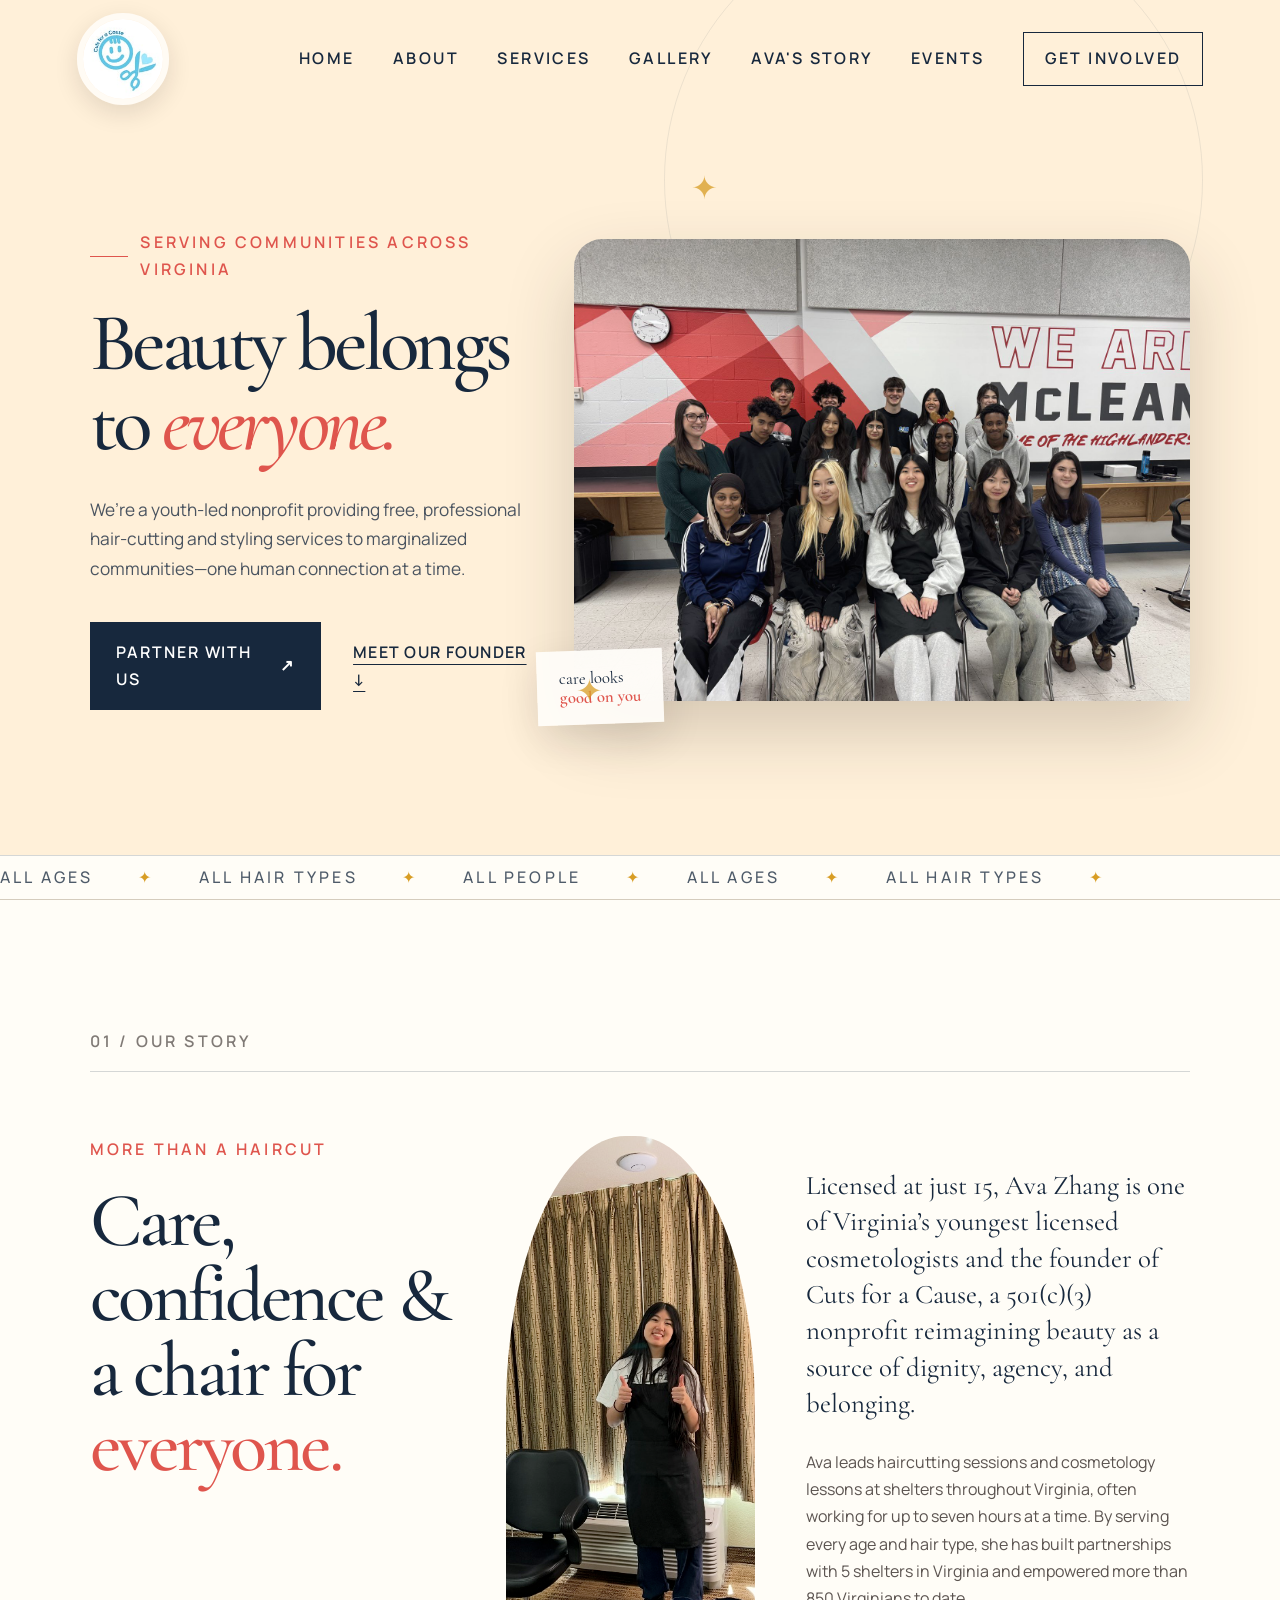
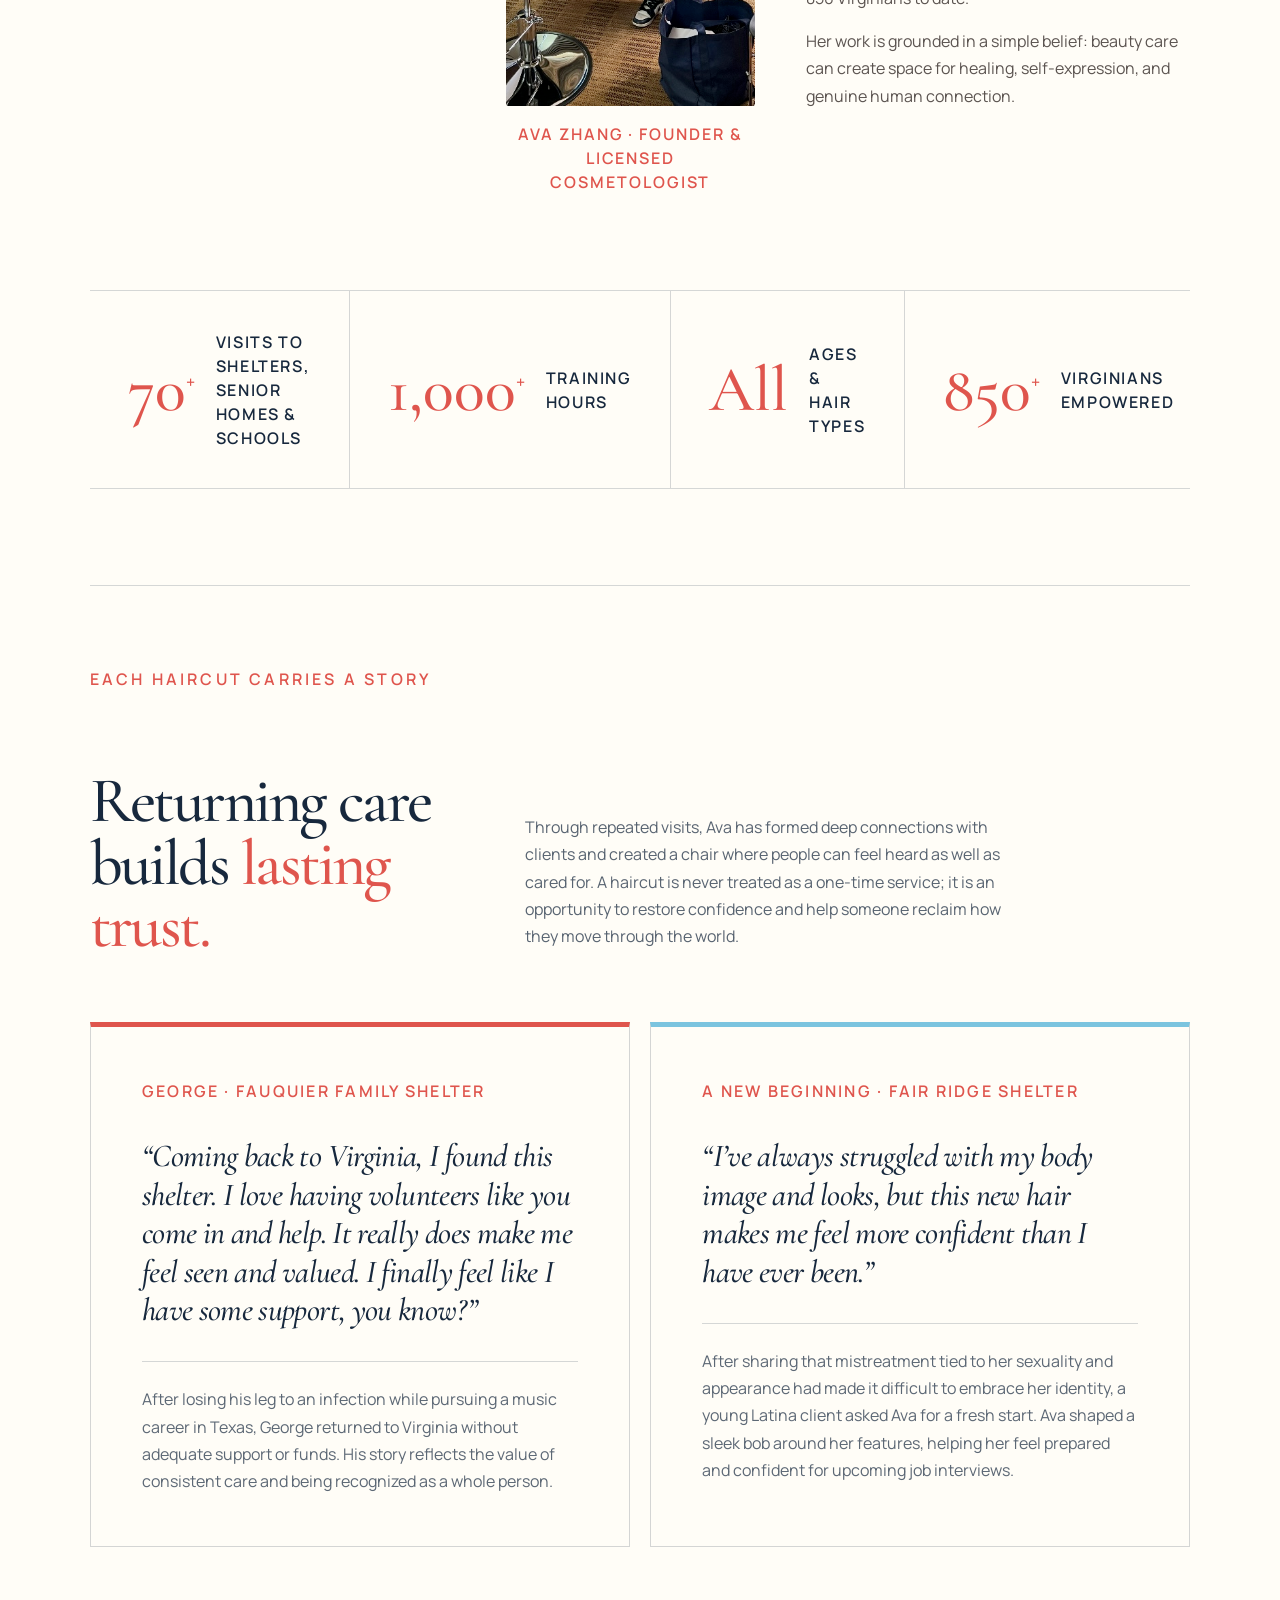
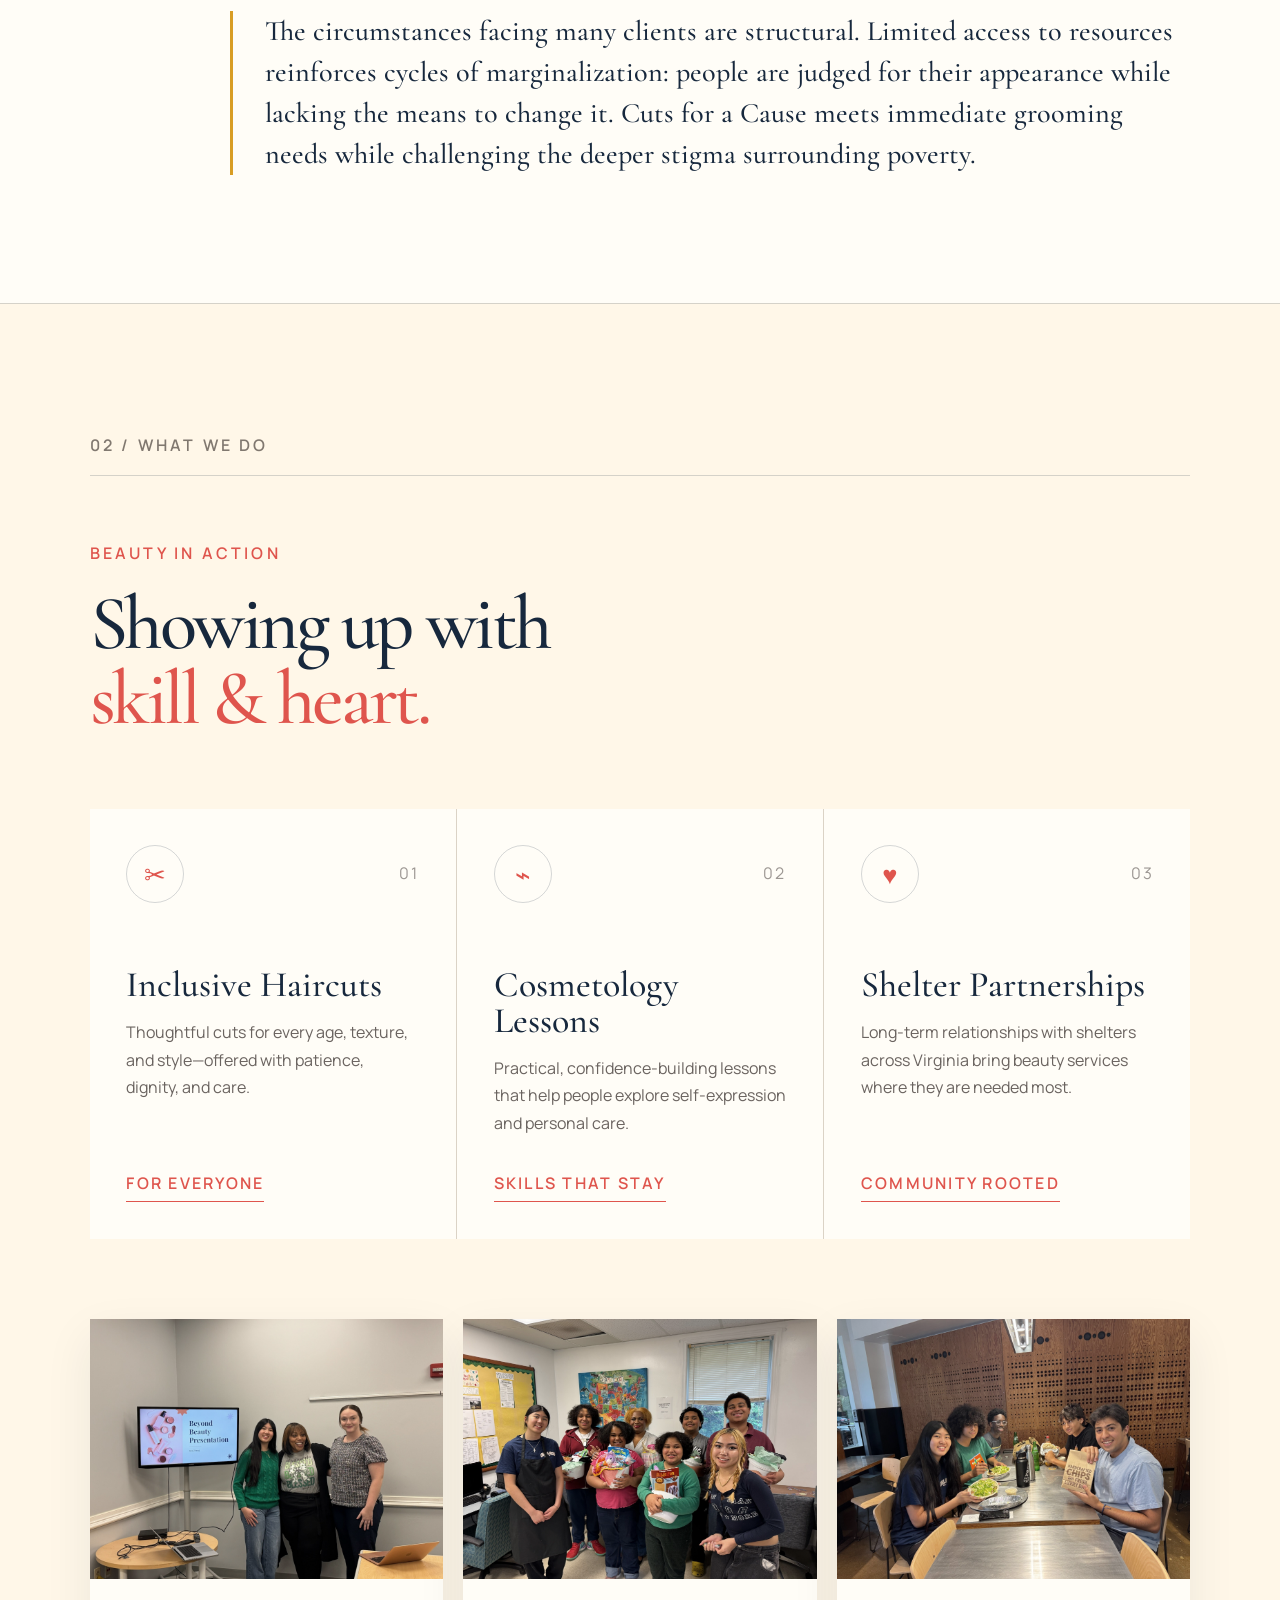
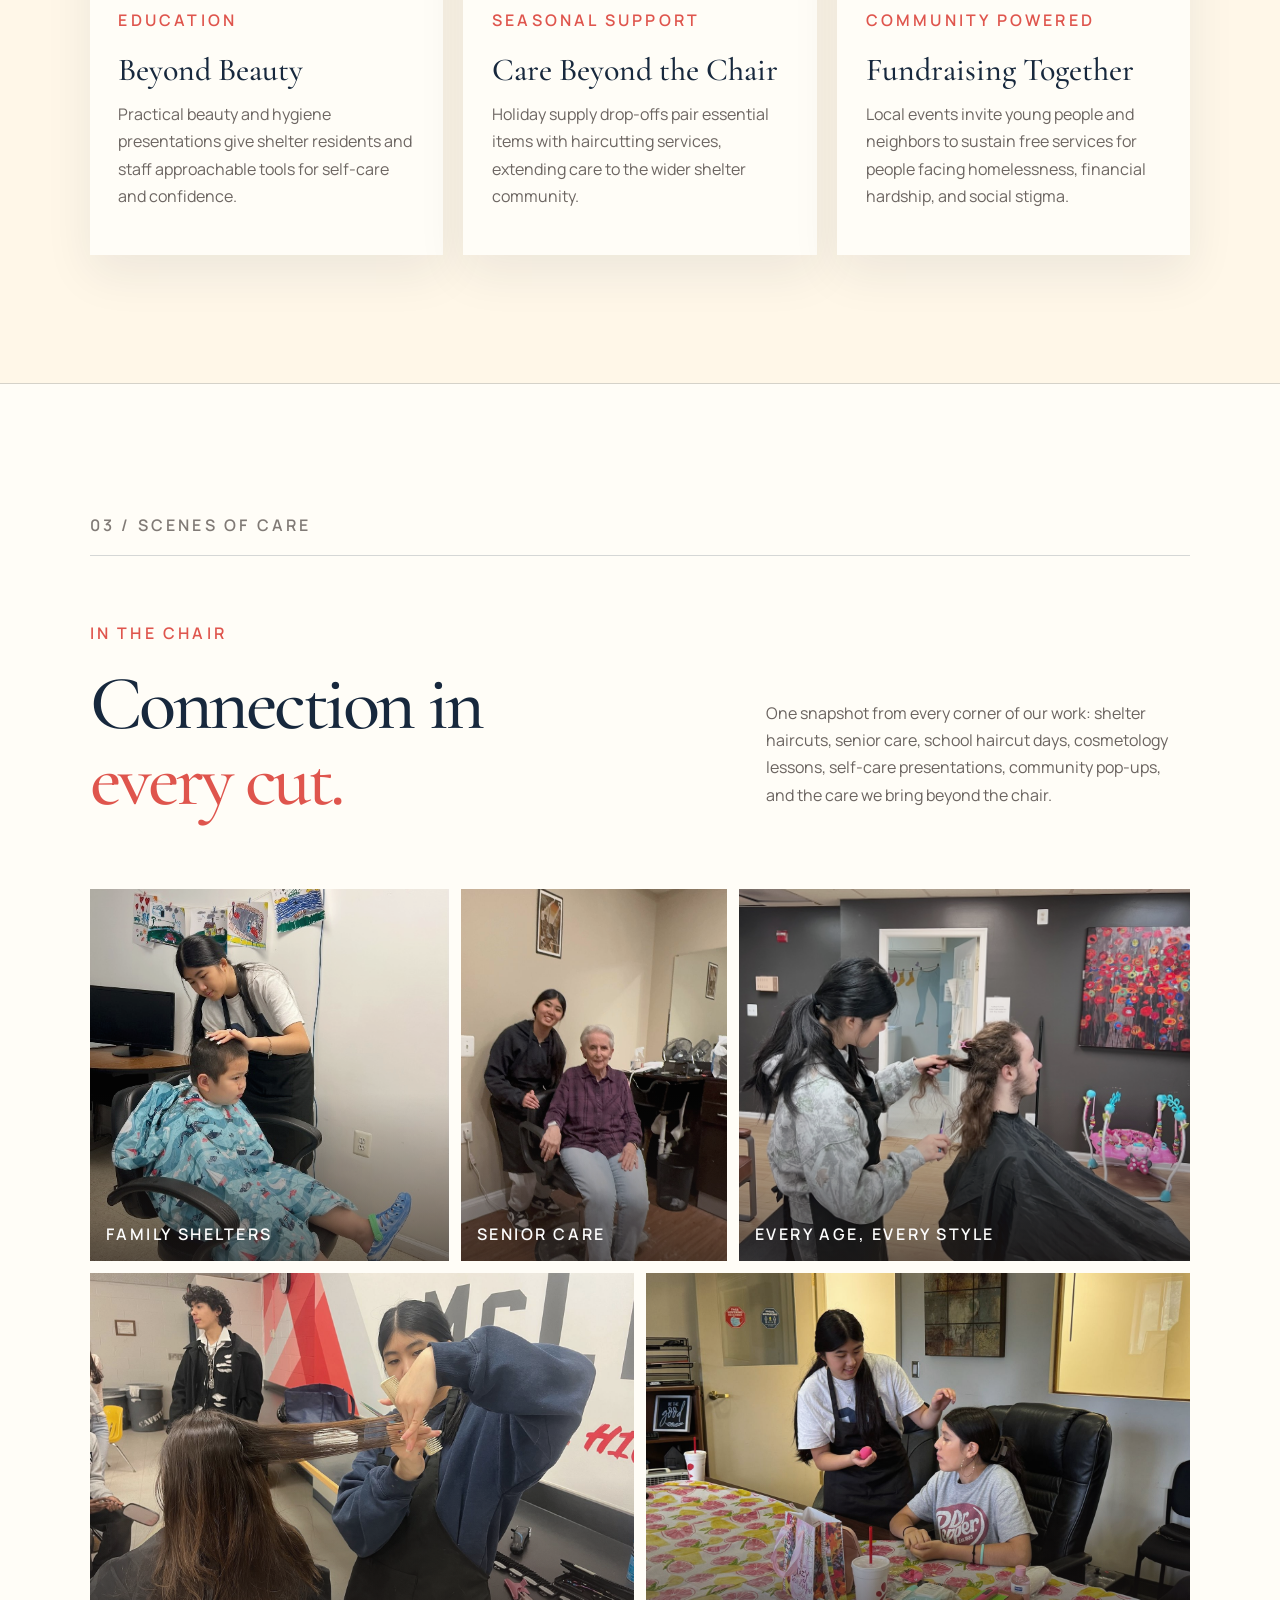
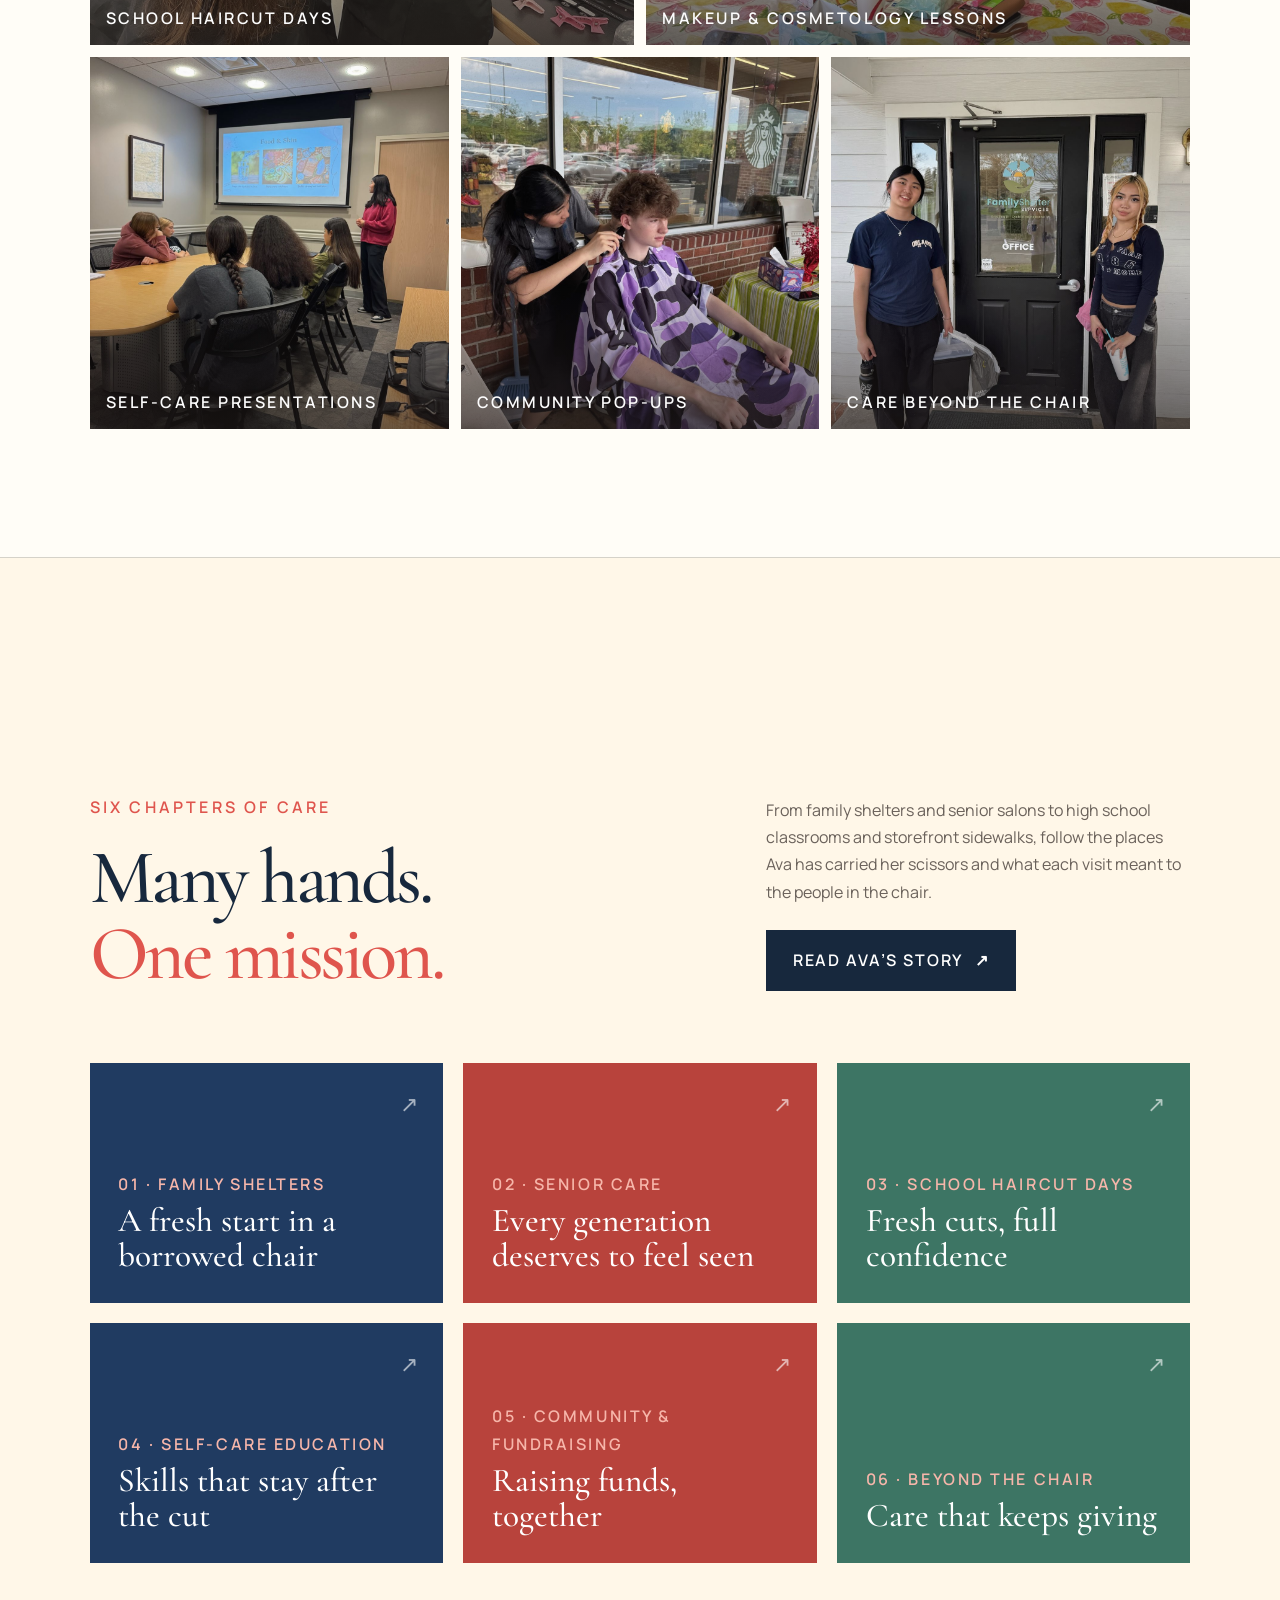
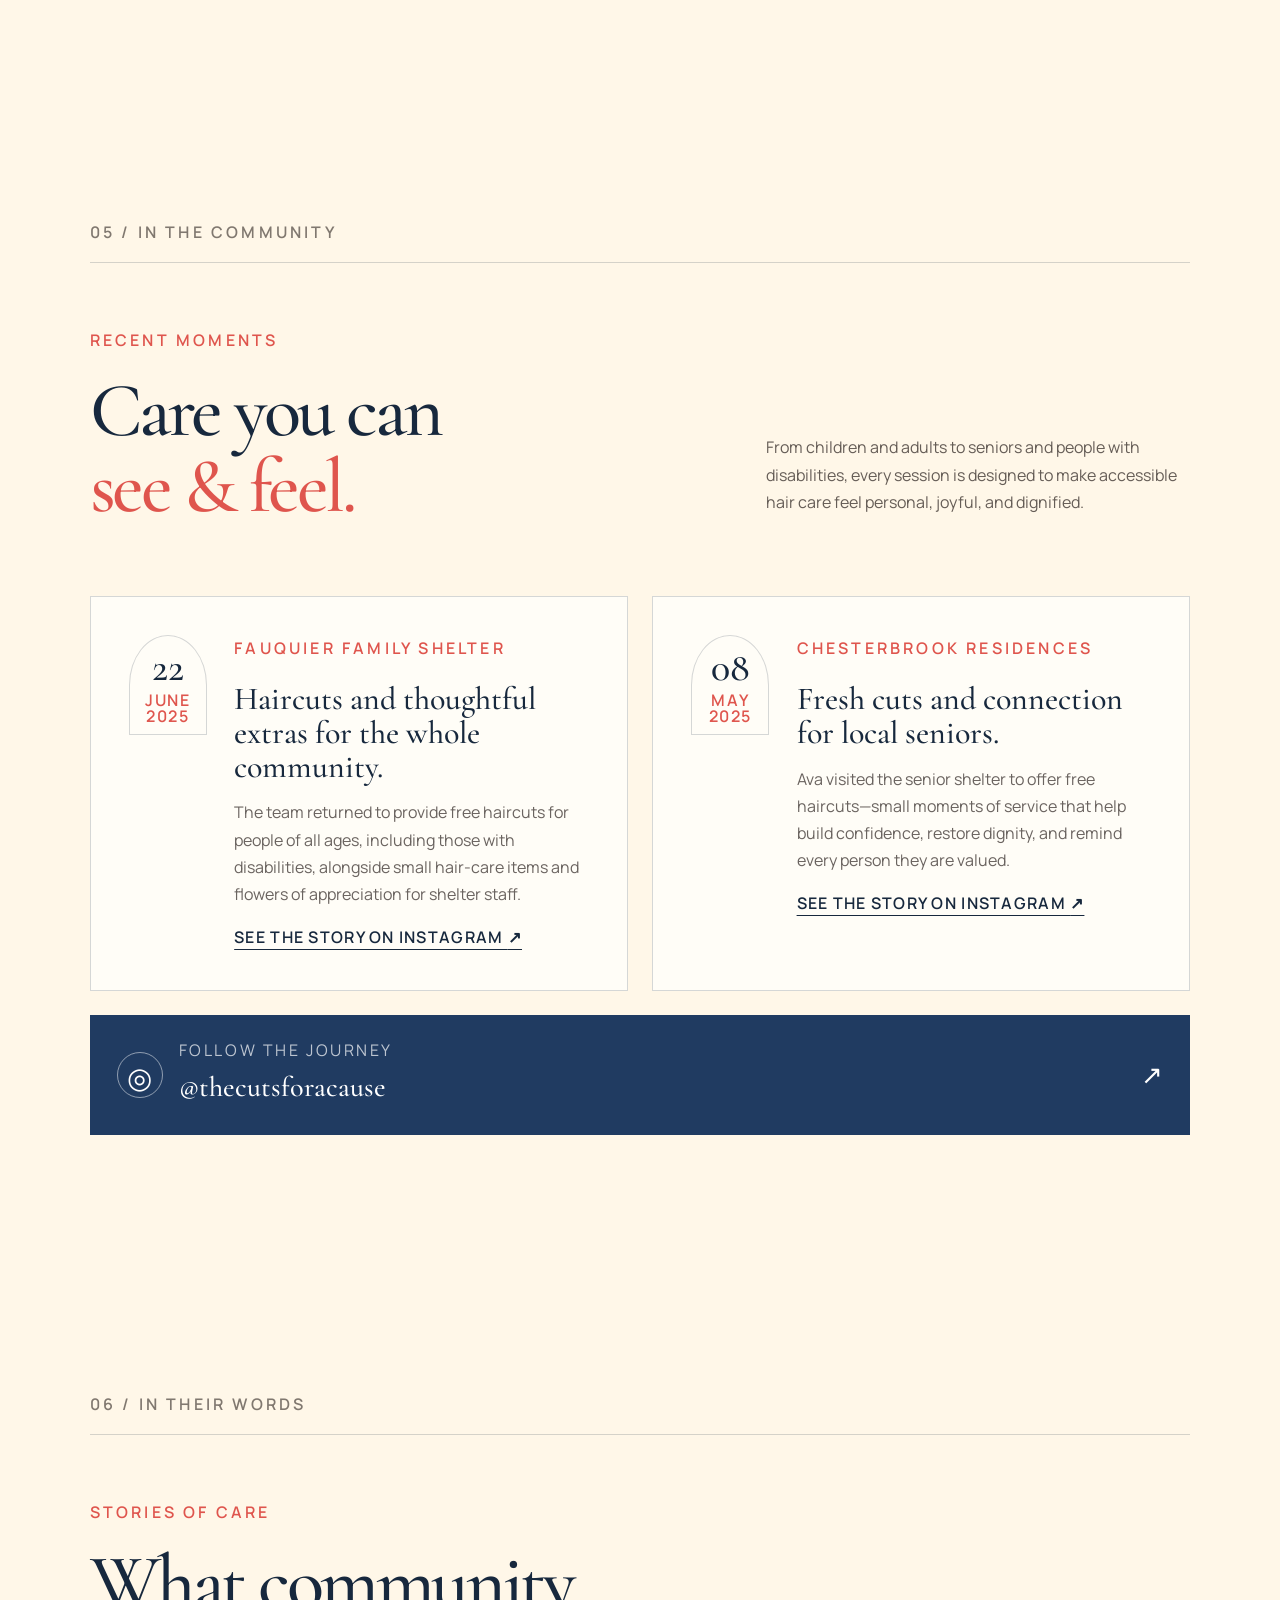
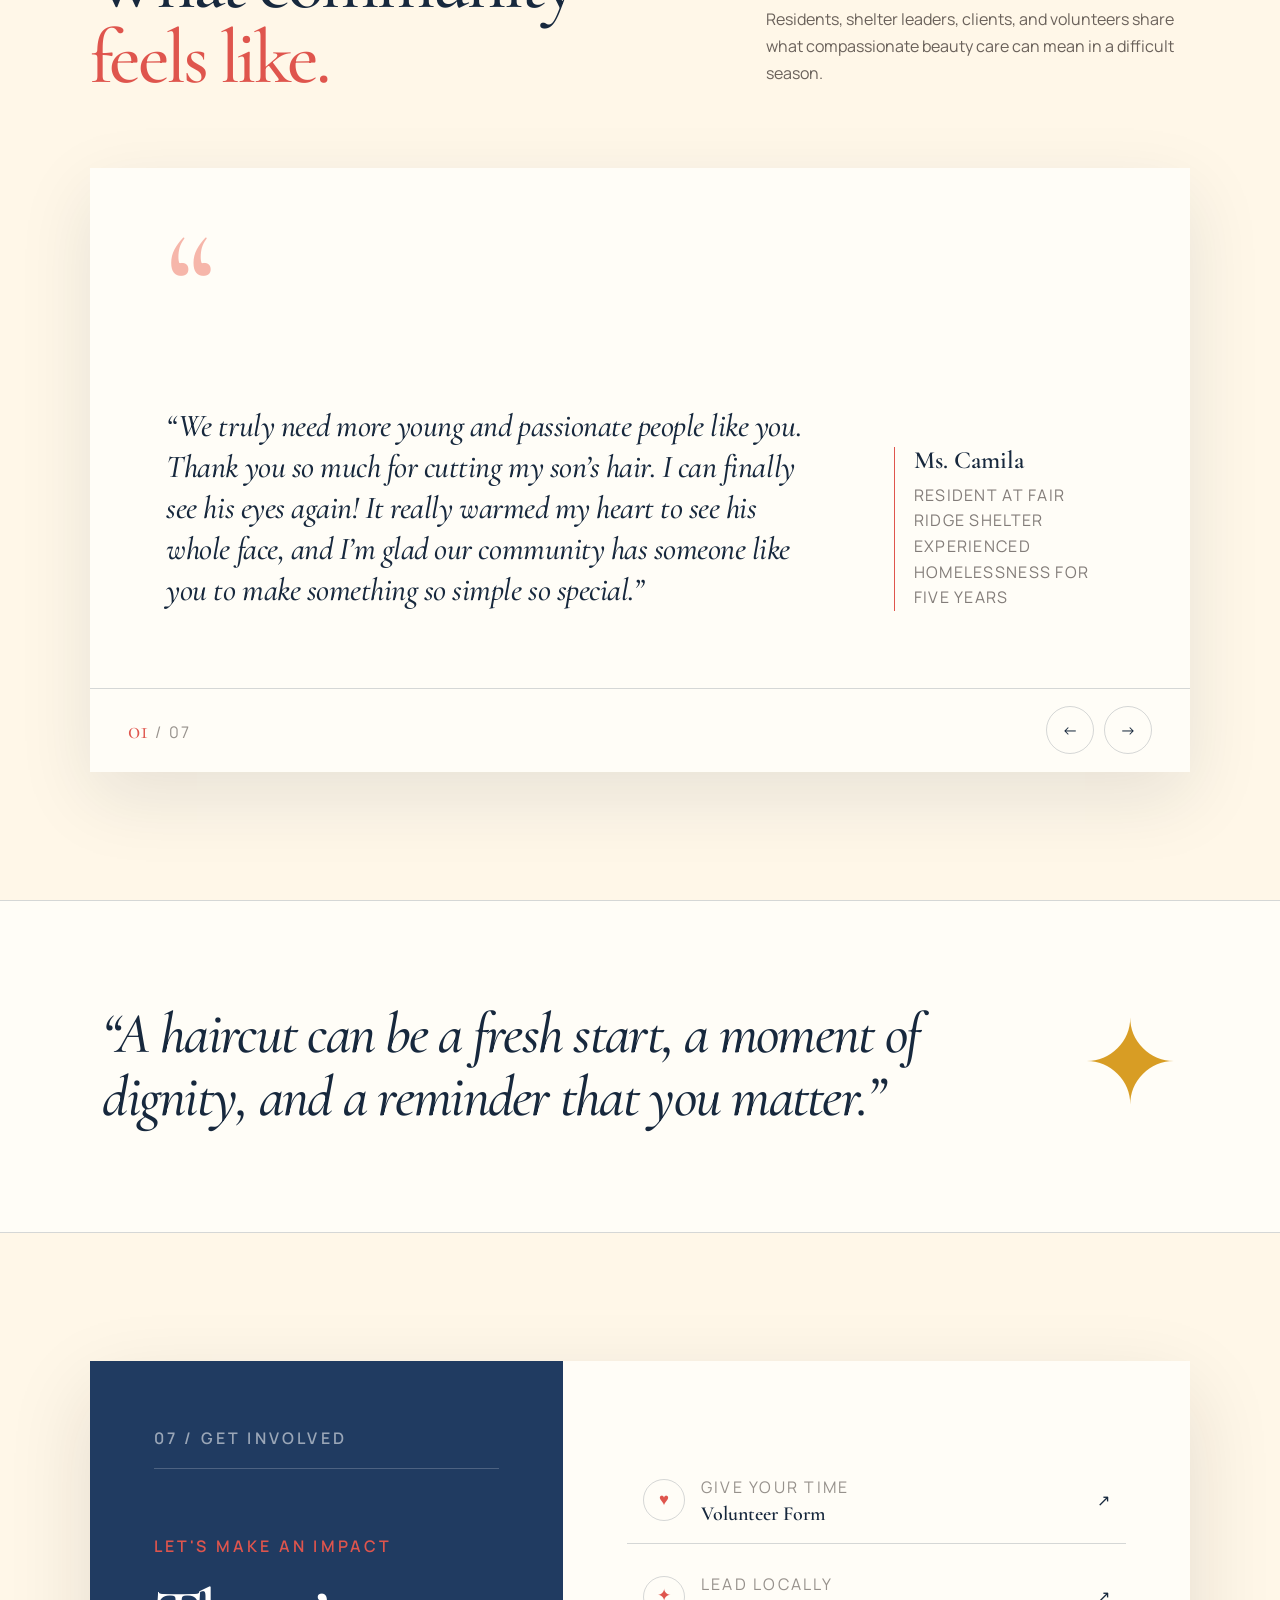
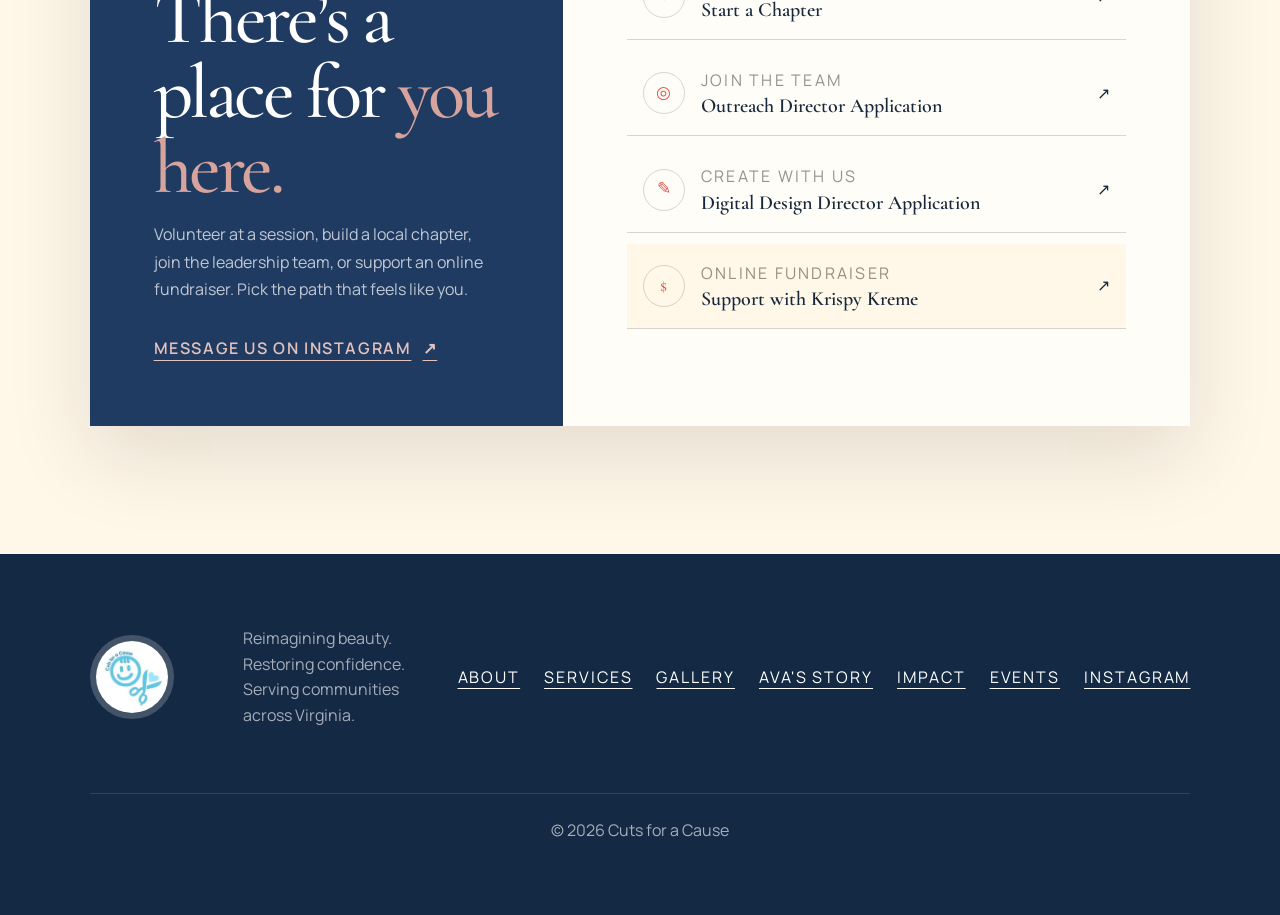
<file: index.html>
<!DOCTYPE html>
<html lang="en">
<head>
  <meta charset="UTF-8">
  <meta name="viewport" content="width=device-width, initial-scale=1.0">
  <meta name="description" content="Cuts for a Cause provides free, professional hair care and cosmetology education to marginalized communities across Virginia.">
  <title>Cuts for a Cause | Beauty Belongs to Everyone</title>
  <link rel="icon" href="logo.jpg">
  <link rel="preconnect" href="https://fonts.googleapis.com">
  <link rel="preconnect" href="https://fonts.gstatic.com" crossorigin>
  <link href="https://fonts.googleapis.com/css2?family=Cormorant+Garamond:ital,wght@0,500;0,600;1,500&family=Manrope:wght@400;500;600&display=swap" rel="stylesheet">
  <link rel="stylesheet" href="style.css">
</head>
<body>
  <a class="skip-link" href="#main">Skip to content</a>

  <header class="site-header">
    <a class="logo" href="#home" aria-label="Cuts for a Cause home">
      <img src="logo.jpg" alt="Cuts for a Cause">
    </a>
    <button class="menu-toggle" type="button" aria-expanded="false" aria-controls="site-nav" aria-label="Open navigation">
      <span></span><span></span><span></span>
    </button>
    <nav id="site-nav" class="site-nav" aria-label="Main navigation">
      <a href="#home">Home</a>
      <a href="#about">About</a>
      <a href="#services">Services</a>
      <a href="#gallery">Gallery</a>
      <a href="story.html">Ava's Story</a>
      <a href="events.html">Events</a>
      <a href="#contact" class="nav-cta">Get involved</a>
    </nav>
  </header>

  <main id="main">
    <section id="home" class="hero">
      <div class="hero-spark spark-one" aria-hidden="true">✦</div>
      <div class="hero-spark spark-two" aria-hidden="true">✦</div>
      <div class="hero-copy reveal">
        <p class="eyebrow"><span></span> Serving communities across Virginia</p>
        <h1>Beauty belongs<br>to <em>everyone.</em></h1>
        <p class="hero-text">We’re a youth-led nonprofit providing free, professional hair-cutting and styling services to marginalized communities—one human connection at a time.</p>
        <div class="hero-actions">
          <a class="button button-primary" href="#contact">Partner with us <span>↗</span></a>
          <a class="text-link" href="#about">Meet our founder <span>↓</span></a>
        </div>
      </div>
      <figure class="hero-art reveal">
        <img class="hero-session-photo" src="assets/story/group-mclean-team.jpg" alt="Ava with a large group of McLean High School students in front of the We Are McLean mural">
        <figcaption class="care-note">care looks<br><strong>good on you</strong></figcaption>
      </figure>
      <div class="hero-ribbon" aria-hidden="true">
        <div>ALL AGES <span>✦</span> ALL HAIR TYPES <span>✦</span> ALL PEOPLE <span>✦</span> ALL AGES <span>✦</span> ALL HAIR TYPES <span>✦</span></div>
      </div>
    </section>

    <section id="about" class="about section">
      <div class="section-label reveal">01 / Our story</div>
      <div class="about-grid">
        <div class="about-heading reveal">
          <p class="kicker">More than a haircut</p>
          <h2>Care, confidence &amp; a chair for <span>everyone.</span></h2>
        </div>
        <figure class="founder-portrait reveal">
          <img src="assets/Ava1.jpg" alt="Founder Ava Zhang standing beside her salon chair">
          <figcaption>Ava Zhang · Founder &amp; licensed cosmetologist</figcaption>
        </figure>
        <div class="about-copy reveal">
          <p class="lead">Licensed at just 15, Ava Zhang is one of Virginia’s youngest licensed cosmetologists and the founder of Cuts for a Cause, a 501(c)(3) nonprofit reimagining beauty as a source of dignity, agency, and belonging.</p>
          <p>Ava leads haircutting sessions and cosmetology lessons at shelters throughout Virginia, often working for up to seven hours at a time. By serving every age and hair type, she has built partnerships with 5 shelters in Virginia and empowered more than 850 Virginians to date.</p>
          <p>Her work is grounded in a simple belief: beauty care can create space for healing, self-expression, and genuine human connection.</p>
        </div>
      </div>
      <div class="impact-strip reveal" aria-label="Our impact">
        <div><strong>70<sup>+</sup></strong><span>visits to shelters,<br>senior homes &amp; schools</span></div>
        <div><strong>1,000<sup>+</sup></strong><span>training<br>hours</span></div>
        <div><strong>All</strong><span>ages &amp;<br>hair types</span></div>
        <div><strong>850<sup>+</sup></strong><span>Virginians<br>empowered</span></div>
      </div>
      <div class="founder-narrative reveal">
        <div class="founder-intro">
          <p class="kicker">Each haircut carries a story</p>
          <h3>Returning care builds <span>lasting trust.</span></h3>
          <p>Through repeated visits, Ava has formed deep connections with clients and created a chair where people can feel heard as well as cared for. A haircut is never treated as a one-time service; it is an opportunity to restore confidence and help someone reclaim how they move through the world.</p>
        </div>
        <div class="founder-stories">
          <article>
            <p class="story-location">George · Fauquier Family Shelter</p>
            <blockquote>“Coming back to Virginia, I found this shelter. I love having volunteers like you come in and help. It really does make me feel seen and valued. I finally feel like I have some support, you know?”</blockquote>
            <p>After losing his leg to an infection while pursuing a music career in Texas, George returned to Virginia without adequate support or funds. His story reflects the value of consistent care and being recognized as a whole person.</p>
          </article>
          <article>
            <p class="story-location">A new beginning · Fair Ridge Shelter</p>
            <blockquote>“I’ve always struggled with my body image and looks, but this new hair makes me feel more confident than I have ever been.”</blockquote>
            <p>After sharing that mistreatment tied to her sexuality and appearance had made it difficult to embrace her identity, a young Latina client asked Ava for a fresh start. Ava shaped a sleek bob around her features, helping her feel prepared and confident for upcoming job interviews.</p>
          </article>
        </div>
        <p class="founder-mission">The circumstances facing many clients are structural. Limited access to resources reinforces cycles of marginalization: people are judged for their appearance while lacking the means to change it. Cuts for a Cause meets immediate grooming needs while challenging the deeper stigma surrounding poverty.</p>
      </div>
    </section>

    <section id="services" class="services section">
      <div class="section-label reveal">02 / What we do</div>
      <div class="services-heading reveal">
        <p class="kicker">Beauty in action</p>
        <h2>Showing up with<br><span>skill &amp; heart.</span></h2>
      </div>
      <div class="service-grid">
        <article class="service-card coral reveal">
          <div class="service-icon" aria-hidden="true">✂</div>
          <p class="card-number">01</p>
          <h3>Inclusive Haircuts</h3>
          <p>Thoughtful cuts for every age, texture, and style—offered with patience, dignity, and care.</p>
          <span class="card-tag">For everyone</span>
        </article>
        <article class="service-card yellow reveal">
          <div class="service-icon" aria-hidden="true">⌁</div>
          <p class="card-number">02</p>
          <h3>Cosmetology Lessons</h3>
          <p>Practical, confidence-building lessons that help people explore self-expression and personal care.</p>
          <span class="card-tag">Skills that stay</span>
        </article>
        <article class="service-card purple reveal">
          <div class="service-icon" aria-hidden="true">♥</div>
          <p class="card-number">03</p>
          <h3>Shelter Partnerships</h3>
          <p>Long-term relationships with shelters across Virginia bring beauty services where they are needed most.</p>
          <span class="card-tag">Community rooted</span>
        </article>
      </div>
      <div class="program-proof reveal">
        <article>
          <img src="assets/beauty-education.jpg" alt="A beauty and hygiene presentation for shelter residents and staff">
          <div><p class="kicker">Education</p><h3>Beyond Beauty</h3><p>Practical beauty and hygiene presentations give shelter residents and staff approachable tools for self-care and confidence.</p></div>
        </article>
        <article>
          <img src="assets/holiday-support.jpg" alt="Cuts for a Cause volunteers delivering supplies to shelter staff">
          <div><p class="kicker">Seasonal support</p><h3>Care Beyond the Chair</h3><p>Holiday supply drop-offs pair essential items with haircutting services, extending care to the wider shelter community.</p></div>
        </article>
        <article>
          <img src="assets/community-fundraiser.jpg" alt="Cuts for a Cause supporters at a community fundraiser">
          <div><p class="kicker">Community powered</p><h3>Fundraising Together</h3><p>Local events invite young people and neighbors to sustain free services for people facing homelessness, financial hardship, and social stigma.</p></div>
        </article>
      </div>
    </section>

    <section id="gallery" class="gallery section">
      <div class="section-label reveal">03 / Scenes of care</div>
      <div class="gallery-heading reveal">
        <div>
          <p class="kicker">In the chair</p>
          <h2>Connection in<br><span>every cut.</span></h2>
        </div>
        <p>One snapshot from every corner of our work: shelter haircuts, senior care, school haircut days, cosmetology lessons, self-care presentations, community pop-ups, and the care we bring beyond the chair.</p>
      </div>
      <div class="gallery-grid reveal" aria-label="Cuts for a Cause across every program">
        <figure class="gallery-photo photo-one"><img src="assets/boy1.jpg" alt="Ava giving a young boy a haircut at a family shelter"><figcaption>Family shelters</figcaption></figure>
        <figure class="gallery-photo photo-two"><img src="assets/story/senior-salon-smile.jpg" alt="Ava with a smiling senior client in a senior living salon"><figcaption>Senior care</figcaption></figure>
        <figure class="gallery-photo photo-three"><img src="assets/man1.jpg" alt="Ava cutting an adult client's long hair at a shelter"><figcaption>Every age, every style</figcaption></figure>
        <figure class="gallery-photo photo-four"><img src="assets/story/mclean-long-hair-cut.jpg" alt="Ava cutting a student's long hair during a school haircut day"><figcaption>School haircut days</figcaption></figure>
        <figure class="gallery-photo photo-five"><img src="assets/story/makeup-lesson-demo.jpg" alt="Ava showing a participant a makeup technique during a workshop"><figcaption>Makeup &amp; cosmetology lessons</figcaption></figure>
        <figure class="gallery-photo photo-six"><img src="assets/story/presentation-teen-workshop.jpg" alt="Teens listening to a self-care presentation"><figcaption>Self-care presentations</figcaption></figure>
        <figure class="gallery-photo photo-seven"><img src="assets/story/giant-teen-haircut.jpg" alt="Ava trimming a teenager's curly hair at a pop-up station outside a store"><figcaption>Community pop-ups</figcaption></figure>
        <figure class="gallery-photo photo-eight"><img src="assets/story/gratitude-shelter-visit.jpg" alt="Ava and a volunteer arriving at a family shelter with donated supplies"><figcaption>Care beyond the chair</figcaption></figure>
      </div>
    </section>

    <section id="story" class="story-teaser section">
      <div class="section-label reveal">04 / Ava’s story</div>
      <div class="story-teaser-heading reveal">
        <div>
          <p class="kicker">Six chapters of care</p>
          <h2>Many hands.<br><span>One mission.</span></h2>
        </div>
        <div>
          <p>From family shelters and senior salons to high school classrooms and storefront sidewalks, follow the places Ava has carried her scissors and what each visit meant to the people in the chair.</p>
          <a class="button button-primary" href="story.html">Read Ava’s story <span>↗</span></a>
        </div>
      </div>
      <div class="chapter-cards reveal">
        <a class="chapter-card" href="story.html#shelters"><span><small>01 · Family shelters</small><strong>A fresh start in a borrowed chair</strong></span></a>
        <a class="chapter-card" href="story.html#seniors"><span><small>02 · Senior care</small><strong>Every generation deserves to feel seen</strong></span></a>
        <a class="chapter-card" href="story.html#students"><span><small>03 · School haircut days</small><strong>Fresh cuts, full confidence</strong></span></a>
        <a class="chapter-card" href="story.html#teaching"><span><small>04 · Self-care education</small><strong>Skills that stay after the cut</strong></span></a>
        <a class="chapter-card" href="story.html#community"><span><small>05 · Community &amp; fundraising</small><strong>Raising funds, together</strong></span></a>
        <a class="chapter-card" href="story.html#gratitude"><span><small>06 · Beyond the chair</small><strong>Care that keeps giving</strong></span></a>
      </div>
    </section>

    <section id="impact" class="impact section">
      <div class="section-label reveal">05 / In the community</div>
      <div class="impact-heading reveal">
        <div>
          <p class="kicker">Recent moments</p>
          <h2>Care you can<br><span>see &amp; feel.</span></h2>
        </div>
        <p>From children and adults to seniors and people with disabilities, every session is designed to make accessible hair care feel personal, joyful, and dignified.</p>
      </div>
      <div class="story-grid">
        <article class="story-card reveal">
          <div class="story-date"><strong>22</strong><span>June<br>2025</span></div>
          <div>
            <p class="kicker">Fauquier Family Shelter</p>
            <h3>Haircuts and thoughtful extras for the whole community.</h3>
            <p>The team returned to provide free haircuts for people of all ages, including those with disabilities, alongside small hair-care items and flowers of appreciation for shelter staff.</p>
            <a href="https://www.instagram.com/thecutsforacause/p/DXISkWsDQ1H/" target="_blank" rel="noopener">See the story on Instagram <span>↗</span></a>
          </div>
        </article>
        <article class="story-card story-card-alt reveal">
          <div class="story-date"><strong>08</strong><span>May<br>2025</span></div>
          <div>
            <p class="kicker">Chesterbrook Residences</p>
            <h3>Fresh cuts and connection for local seniors.</h3>
            <p>Ava visited the senior shelter to offer free haircuts—small moments of service that help build confidence, restore dignity, and remind every person they are valued.</p>
            <a href="https://www.instagram.com/thecutsforacause/p/DWFIS77j86P/" target="_blank" rel="noopener">See the story on Instagram <span>↗</span></a>
          </div>
        </article>
      </div>
      <a class="instagram-cta reveal" href="https://www.instagram.com/thecutsforacause/" target="_blank" rel="noopener">
        <span class="instagram-icon" aria-hidden="true">◎</span>
        <span><small>Follow the journey</small><strong>@thecutsforacause</strong></span>
        <span class="instagram-arrow">↗</span>
      </a>
    </section>

    <section id="testimonials" class="testimonials section">
      <div class="section-label reveal">06 / In their words</div>
      <div class="testimonial-heading reveal">
        <div>
          <p class="kicker">Stories of care</p>
          <h2>What community<br><span>feels like.</span></h2>
        </div>
        <p>Residents, shelter leaders, clients, and volunteers share what compassionate beauty care can mean in a difficult season.</p>
      </div>

      <div class="testimonial-slider reveal" aria-roledescription="carousel" aria-label="Community testimonials">
        <div class="testimonial-slides" aria-live="polite">
          <figure class="testimonial-slide active" data-testimonial="1">
            <blockquote>“We truly need more young and passionate people like you. Thank you so much for cutting my son’s hair. I can finally see his eyes again! It really warmed my heart to see his whole face, and I’m glad our community has someone like you to make something so simple so special.”</blockquote>
            <figcaption><strong>Ms. Camila</strong><span>Resident at Fair Ridge Shelter<br>Experienced homelessness for five years</span></figcaption>
          </figure>
          <figure class="testimonial-slide" data-testimonial="2" hidden>
            <blockquote>“I lost my job today, and it’s been such a hard time for me. But I’m grateful to always have this place to go back to and rely on for affordable haircuts. You’re so young, yet so talented and kind. I know you’ll go far in life and make a real impact.”</blockquote>
            <figcaption><strong>Mr. Jonathan</strong><span>Client at Cosmopolitan Beauty &amp; Tech School<br>Relied on food stamps</span></figcaption>
          </figure>
          <figure class="testimonial-slide" data-testimonial="3" hidden>
            <blockquote>“What you’re doing is amazing, and I can tell you love what you do. That kind of care is rare to find. And please come back soon! My kids are still talking about how much they loved getting their hair cut by you.”</blockquote>
            <figcaption><strong>Ms. Jones</strong><span>Resident at Fauquier Family Shelter<br>Experienced homelessness for eight years</span></figcaption>
          </figure>
          <figure class="testimonial-slide testimonial-slide-long" data-testimonial="4" hidden>
            <blockquote>“The time Ava spent with residents in our community not only positively impacted the social dynamic, but also the self-esteem of our residents. Devoting one-on-one time with members of our community, not only to bond but to provide that self-care and TLC that often gets forgotten. Ava also spent time in our community helping us to prepare for our annual Senior Prom, which is an event that holds a special place in our community's heart, as it is a night of belonging and enjoyment.<br><br>In a community like ours, outside connections are a challenge and not available to everyone. The relationships Ava has formed with our community not only share passions and time, but also her caring spirit, generous acts of humanity, and true connection. Her continued friendship with our residents and community is greatly cherished as it symbolizes the bridge in generational gaps and a bond that can be formed, regardless of age or background.”</blockquote>
            <figcaption><strong>Ms. Sarah</strong><span>Director, Chesterbrook Residences</span></figcaption>
          </figure>
          <figure class="testimonial-slide" data-testimonial="5" hidden>
            <blockquote>“Ava, you were a slam dunk, girl. When I arrived back at work on Tuesday, everyone was busting down the door to tell me how much of a good job you did and how wonderful a young lady you were. The mothers were very appreciative, and their children's haircuts looked great!”</blockquote>
            <figcaption><strong>Ms. Winston</strong><span>Manager, Fauquier Family Shelter</span></figcaption>
          </figure>
          <figure class="testimonial-slide" data-testimonial="6" hidden>
            <blockquote>“The passion Ava has for her organization is extremely telling from the many hours she pours into her work and the visible joy after helping disadvantaged communities regain confidence. The difference she makes to the lives of her clients is inspiring; the amount of confidence and joy they gain spreads throughout their community. Her dedication to change and helping others is truly an admirable quality and exemplifies her strength as the leader of Cuts for Cause.”</blockquote>
            <figcaption><strong>Gabe</strong><span>Cuts for a Cause volunteer</span></figcaption>
          </figure>
          <figure class="testimonial-slide" data-testimonial="7" hidden>
            <blockquote>“It has truly been such an amazing experience volunteering for Cuts for a Cause. Ava is very compassionate, respectable, and driven. She never fails to show up and truly be the leader she is, whether that be organizing events, documentation, and forms, or just helping the team out with minuscule tasks. She is always present and welcoming.”</blockquote>
            <figcaption><strong>Amira</strong><span>Cuts for a Cause volunteer</span></figcaption>
          </figure>
        </div>
        <div class="testimonial-controls">
          <p><span id="testimonial-current">01</span> / 07</p>
          <div>
            <button type="button" class="testimonial-prev" aria-label="Previous testimonial">←</button>
            <button type="button" class="testimonial-next" aria-label="Next testimonial">→</button>
          </div>
        </div>
      </div>
    </section>

    <section class="quote-band quote-band-light" aria-label="Our belief">
      <p class="reveal">“A haircut can be a fresh start, a moment of dignity, and a reminder that you matter.”</p>
      <span aria-hidden="true">✦</span>
    </section>

    <section id="contact" class="contact section">
      <div class="contact-panel reveal">
        <div class="contact-copy">
          <div class="section-label">07 / Get involved</div>
          <p class="kicker">Let's make an impact</p>
          <h2>There’s a place for <span>you here.</span></h2>
          <p>Volunteer at a session, build a local chapter, join the leadership team, or support an online fundraiser. Pick the path that feels like you.</p>
          <a class="email-link" href="https://www.instagram.com/thecutsforacause/" target="_blank" rel="noopener">Message us on Instagram <span>↗</span></a>
        </div>
        <div class="opportunity-list" aria-label="Ways to get involved">
          <a class="opportunity" href="https://docs.google.com/forms/d/e/1FAIpQLSfnA-Td253kbx_-YI_btKWOkF0fdlPI05hFzZpGS4-2MVOb_w/viewform?usp=dialog" target="_blank" rel="noopener">
            <span class="opportunity-icon" aria-hidden="true">♥</span>
            <span><small>Give your time</small><strong>Volunteer Form</strong></span><b>↗</b>
          </a>
          <a class="opportunity" href="https://forms.gle/k7bMaBfat3QgGGze9" target="_blank" rel="noopener">
            <span class="opportunity-icon" aria-hidden="true">✦</span>
            <span><small>Lead locally</small><strong>Start a Chapter</strong></span><b>↗</b>
          </a>
          <a class="opportunity" href="https://forms.gle/wVN1cmPWSmt942Fk9" target="_blank" rel="noopener">
            <span class="opportunity-icon" aria-hidden="true">◎</span>
            <span><small>Join the team</small><strong>Outreach Director Application</strong></span><b>↗</b>
          </a>
          <a class="opportunity" href="https://docs.google.com/forms/d/e/1FAIpQLSfp1clLtTplRiFpxNc-a7fBbIxOpDDIaEhkx_5rYM0HEge74w/viewform?usp=header" target="_blank" rel="noopener">
            <span class="opportunity-icon" aria-hidden="true">✎</span>
            <span><small>Create with us</small><strong>Digital Design Director Application</strong></span><b>↗</b>
          </a>
          <a class="opportunity fundraiser" href="https://www.groupraise.com/oc/68952?utm_campaign=ocmp_copy_url&amp;utm_medium=social&amp;utm_source=offers_promo" target="_blank" rel="noopener">
            <span class="opportunity-icon" aria-hidden="true">$</span>
            <span><small>Online fundraiser</small><strong>Support with Krispy Kreme</strong></span><b>↗</b>
          </a>
        </div>
      </div>
    </section>
  </main>

  <footer class="site-footer">
    <a class="logo footer-logo" href="#home"><img src="logo.jpg" alt="Cuts for a Cause"></a>
    <p>Reimagining beauty. Restoring confidence.<br>Serving communities across Virginia.</p>
    <div class="footer-links"><a href="#about">About</a><a href="#services">Services</a><a href="#gallery">Gallery</a><a href="story.html">Ava's Story</a><a href="#impact">Impact</a><a href="events.html">Events</a><a href="https://www.instagram.com/thecutsforacause/" target="_blank" rel="noopener">Instagram</a></div>
    <p class="copyright">© <span id="year"></span> Cuts for a Cause</p>
  </footer>

  <script src="script.js"></script>
</body>
</html>
</file>
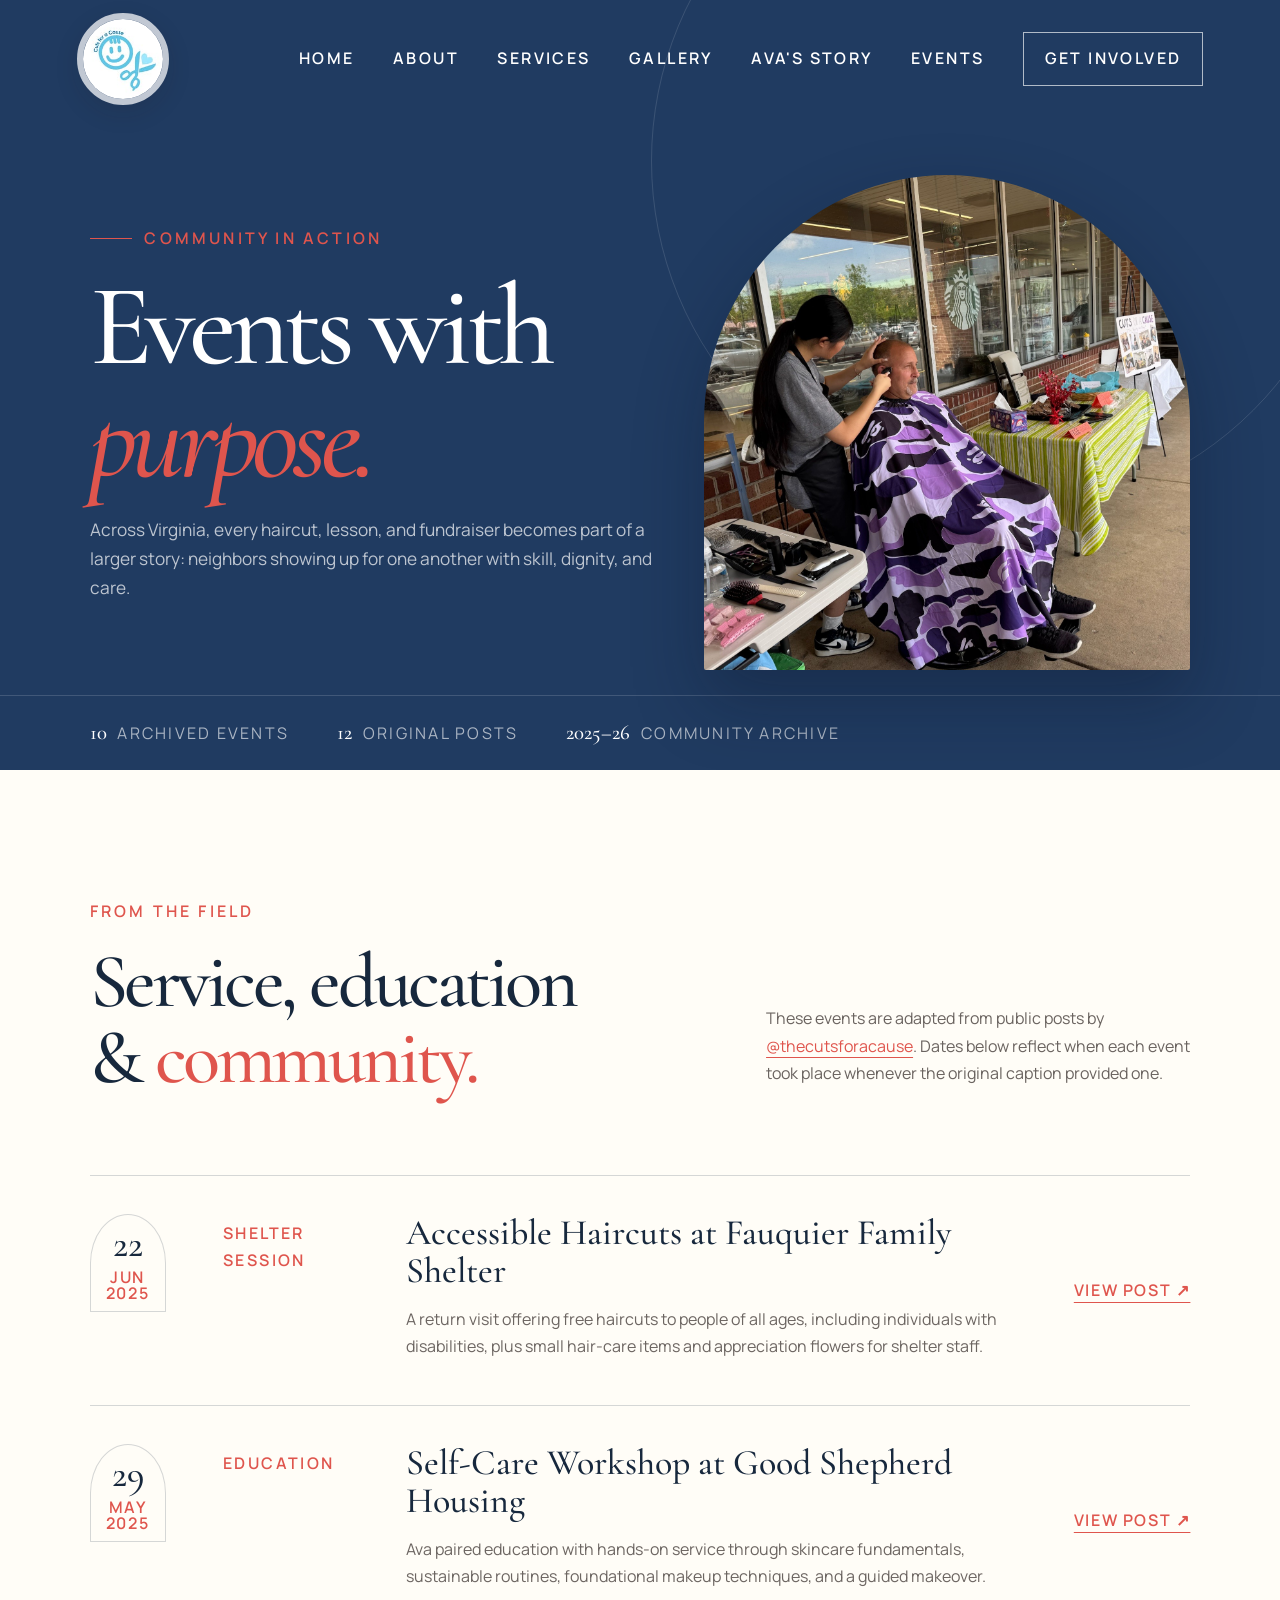
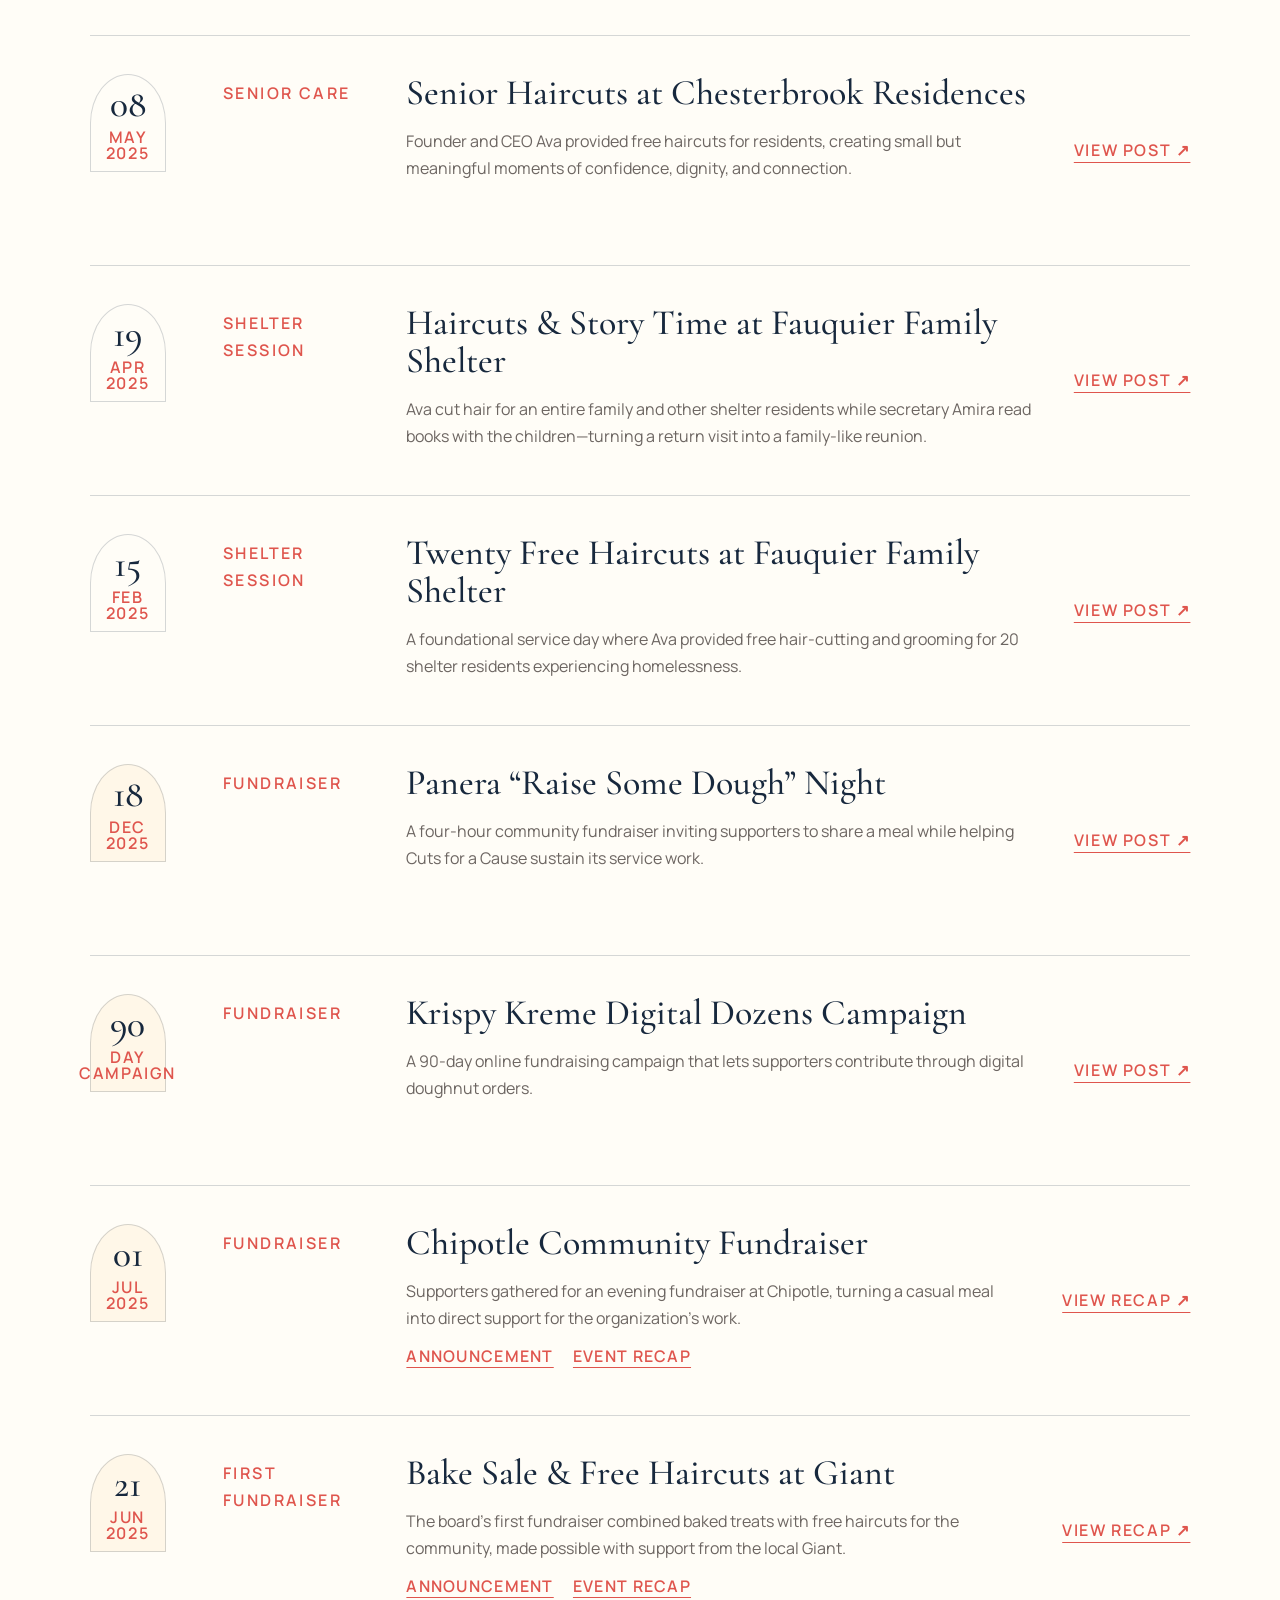
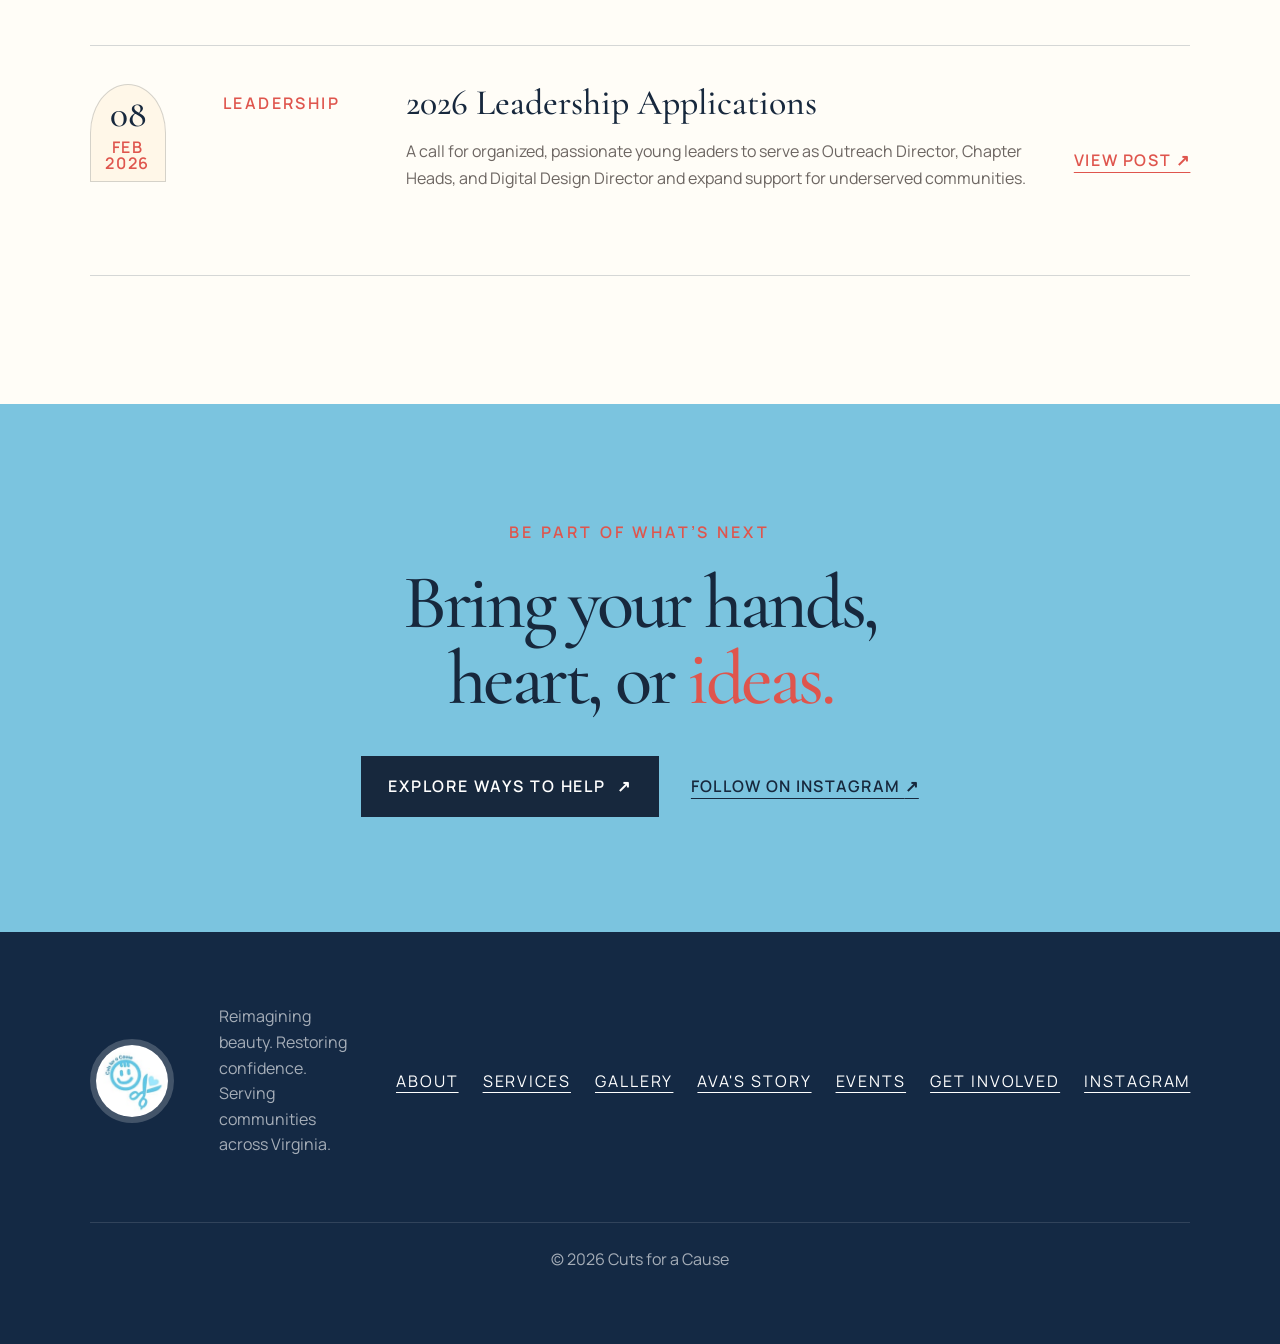
<file: events.html>
<!DOCTYPE html>
<html lang="en">
<head>
  <meta charset="UTF-8">
  <meta name="viewport" content="width=device-width, initial-scale=1.0">
  <meta name="description" content="Explore Cuts for a Cause service sessions, workshops, fundraisers, and community events across Virginia.">
  <title>Events | Cuts for a Cause</title>
  <link rel="icon" href="logo.jpg">
  <link rel="preconnect" href="https://fonts.googleapis.com">
  <link rel="preconnect" href="https://fonts.gstatic.com" crossorigin>
  <link href="https://fonts.googleapis.com/css2?family=Cormorant+Garamond:ital,wght@0,500;0,600;1,500&family=Manrope:wght@400;500;600&display=swap" rel="stylesheet">
  <link rel="stylesheet" href="style.css">
</head>
<body class="events-page">
  <a class="skip-link" href="#main">Skip to content</a>

  <header class="site-header events-header">
    <a class="logo" href="index.html#home" aria-label="Cuts for a Cause home"><img src="logo.jpg" alt="Cuts for a Cause"></a>
    <button class="menu-toggle" type="button" aria-expanded="false" aria-controls="site-nav" aria-label="Open navigation"><span></span><span></span><span></span></button>
    <nav id="site-nav" class="site-nav" aria-label="Main navigation">
      <a href="index.html#home">Home</a>
      <a href="index.html#about">About</a>
      <a href="index.html#services">Services</a>
      <a href="index.html#gallery">Gallery</a>
      <a href="story.html">Ava's Story</a>
      <a href="events.html" aria-current="page">Events</a>
      <a href="index.html#contact" class="nav-cta">Get involved</a>
    </nav>
  </header>

  <main id="main">
    <section class="events-hero">
      <div class="events-hero-copy reveal">
        <p class="eyebrow"><span></span> Community in action</p>
        <h1>Events with<br><em>purpose.</em></h1>
        <p>Across Virginia, every haircut, lesson, and fundraiser becomes part of a larger story: neighbors showing up for one another with skill, dignity, and care.</p>
      </div>
      <figure class="events-hero-art reveal">
        <img class="events-hero-photo" src="assets/community-haircut.jpg" alt="Ava providing a haircut during a community fundraiser">
      </figure>
      <div class="events-summary">
        <span><strong>10</strong> archived events</span>
        <span><strong>12</strong> original posts</span>
        <span><strong>2025–26</strong> community archive</span>
      </div>
    </section>

    <section class="event-archive section">
      <div class="archive-intro reveal">
        <div>
          <p class="kicker">From the field</p>
          <h2>Service, education<br>&amp; <span>community.</span></h2>
        </div>
        <p>These events are adapted from public posts by <a href="https://www.instagram.com/thecutsforacause/" target="_blank" rel="noopener">@thecutsforacause</a>. Dates below reflect when each event took place whenever the original caption provided one.</p>
      </div>

      <div class="event-list">
        <article class="event-entry reveal">
          <div class="event-date"><strong>22</strong><span>Jun<br>2025</span></div>
          <div class="event-type">Shelter Session</div>
          <div class="event-body"><h3>Accessible Haircuts at Fauquier Family Shelter</h3><p>A return visit offering free haircuts to people of all ages, including individuals with disabilities, plus small hair-care items and appreciation flowers for shelter staff.</p></div>
          <a class="event-link" href="https://www.instagram.com/thecutsforacause/p/DXISkWsDQ1H/" target="_blank" rel="noopener" aria-label="View Accessible Haircuts at Fauquier Family Shelter on Instagram">View post ↗</a>
        </article>

        <article class="event-entry reveal">
          <div class="event-date"><strong>29</strong><span>May<br>2025</span></div>
          <div class="event-type">Education</div>
          <div class="event-body"><h3>Self-Care Workshop at Good Shepherd Housing</h3><p>Ava paired education with hands-on service through skincare fundamentals, sustainable routines, foundational makeup techniques, and a guided makeover.</p></div>
          <a class="event-link" href="https://www.instagram.com/thecutsforacause/p/DUt0caCDxuP/" target="_blank" rel="noopener" aria-label="View Good Shepherd Housing workshop on Instagram">View post ↗</a>
        </article>

        <article class="event-entry reveal">
          <div class="event-date"><strong>08</strong><span>May<br>2025</span></div>
          <div class="event-type">Senior Care</div>
          <div class="event-body"><h3>Senior Haircuts at Chesterbrook Residences</h3><p>Founder and CEO Ava provided free haircuts for residents, creating small but meaningful moments of confidence, dignity, and connection.</p></div>
          <a class="event-link" href="https://www.instagram.com/thecutsforacause/p/DWFIS77j86P/" target="_blank" rel="noopener" aria-label="View Chesterbrook Residences event on Instagram">View post ↗</a>
        </article>

        <article class="event-entry reveal">
          <div class="event-date"><strong>19</strong><span>Apr<br>2025</span></div>
          <div class="event-type">Shelter Session</div>
          <div class="event-body"><h3>Haircuts &amp; Story Time at Fauquier Family Shelter</h3><p>Ava cut hair for an entire family and other shelter residents while secretary Amira read books with the children—turning a return visit into a family-like reunion.</p></div>
          <a class="event-link" href="https://www.instagram.com/thecutsforacause/p/DTnZtbkjcCN/" target="_blank" rel="noopener" aria-label="View Haircuts and Story Time event on Instagram">View post ↗</a>
        </article>

        <article class="event-entry reveal">
          <div class="event-date"><strong>15</strong><span>Feb<br>2025</span></div>
          <div class="event-type">Shelter Session</div>
          <div class="event-body"><h3>Twenty Free Haircuts at Fauquier Family Shelter</h3><p>A foundational service day where Ava provided free hair-cutting and grooming for 20 shelter residents experiencing homelessness.</p></div>
          <a class="event-link" href="https://www.instagram.com/thecutsforacause/p/DS5cZI6j8K8/" target="_blank" rel="noopener" aria-label="View Twenty Free Haircuts event on Instagram">View post ↗</a>
        </article>

        <article class="event-entry event-fundraiser reveal">
          <div class="event-date"><strong>18</strong><span>Dec<br>2025</span></div>
          <div class="event-type">Fundraiser</div>
          <div class="event-body"><h3>Panera “Raise Some Dough” Night</h3><p>A four-hour community fundraiser inviting supporters to share a meal while helping Cuts for a Cause sustain its service work.</p></div>
          <a class="event-link" href="https://www.instagram.com/thecutsforacause/p/DSOjftMjQVO/" target="_blank" rel="noopener" aria-label="View Panera fundraiser on Instagram">View post ↗</a>
        </article>

        <article class="event-entry event-fundraiser reveal">
          <div class="event-date"><strong>90</strong><span>Day<br>Campaign</span></div>
          <div class="event-type">Fundraiser</div>
          <div class="event-body"><h3>Krispy Kreme Digital Dozens Campaign</h3><p>A 90-day online fundraising campaign that lets supporters contribute through digital doughnut orders.</p></div>
          <a class="event-link" href="https://www.instagram.com/thecutsforacause/p/DSOezUUjf39/" target="_blank" rel="noopener" aria-label="View Krispy Kreme campaign on Instagram">View post ↗</a>
        </article>

        <article class="event-entry event-fundraiser reveal">
          <div class="event-date"><strong>01</strong><span>Jul<br>2025</span></div>
          <div class="event-type">Fundraiser</div>
          <div class="event-body"><h3>Chipotle Community Fundraiser</h3><p>Supporters gathered for an evening fundraiser at Chipotle, turning a casual meal into direct support for the organization’s work.</p><div class="event-source-pair"><a href="https://www.instagram.com/thecutsforacause/p/DLTwo6HtUSH/" target="_blank" rel="noopener">Announcement</a><a href="https://www.instagram.com/thecutsforacause/p/DLsmlXXPIPR/" target="_blank" rel="noopener">Event recap</a></div></div>
          <a class="event-link" href="https://www.instagram.com/thecutsforacause/p/DLsmlXXPIPR/" target="_blank" rel="noopener" aria-label="View Chipotle fundraiser recap on Instagram">View recap ↗</a>
        </article>

        <article class="event-entry event-fundraiser reveal">
          <div class="event-date"><strong>21</strong><span>Jun<br>2025</span></div>
          <div class="event-type">First Fundraiser</div>
          <div class="event-body"><h3>Bake Sale &amp; Free Haircuts at Giant</h3><p>The board’s first fundraiser combined baked treats with free haircuts for the community, made possible with support from the local Giant.</p><div class="event-source-pair"><a href="https://www.instagram.com/thecutsforacause/p/DLFjXG2A8Y2/" target="_blank" rel="noopener">Announcement</a><a href="https://www.instagram.com/thecutsforacause/p/DLMB4Pitopn/" target="_blank" rel="noopener">Event recap</a></div></div>
          <a class="event-link" href="https://www.instagram.com/thecutsforacause/p/DLMB4Pitopn/" target="_blank" rel="noopener" aria-label="View first fundraiser recap on Instagram">View recap ↗</a>
        </article>

        <article class="event-entry event-opportunity reveal">
          <div class="event-date"><strong>08</strong><span>Feb<br>2026</span></div>
          <div class="event-type">Leadership</div>
          <div class="event-body"><h3>2026 Leadership Applications</h3><p>A call for organized, passionate young leaders to serve as Outreach Director, Chapter Heads, and Digital Design Director and expand support for underserved communities.</p></div>
          <a class="event-link" href="https://www.instagram.com/thecutsforacause/p/DUPIay9jRBX/" target="_blank" rel="noopener" aria-label="View leadership applications post on Instagram">View post ↗</a>
        </article>
      </div>
    </section>

    <section class="events-cta">
      <p class="kicker">Be part of what’s next</p>
      <h2>Bring your hands,<br>heart, or <span>ideas.</span></h2>
      <div><a class="button button-primary" href="index.html#contact">Explore ways to help <span>↗</span></a><a class="text-link" href="https://www.instagram.com/thecutsforacause/" target="_blank" rel="noopener">Follow on Instagram <span>↗</span></a></div>
    </section>
  </main>

  <footer class="site-footer">
    <a class="logo footer-logo" href="index.html#home"><img src="logo.jpg" alt="Cuts for a Cause"></a>
    <p>Reimagining beauty. Restoring confidence.<br>Serving communities across Virginia.</p>
    <div class="footer-links"><a href="index.html#about">About</a><a href="index.html#services">Services</a><a href="index.html#gallery">Gallery</a><a href="story.html">Ava's Story</a><a href="events.html">Events</a><a href="index.html#contact">Get involved</a><a href="https://www.instagram.com/thecutsforacause/" target="_blank" rel="noopener">Instagram</a></div>
    <p class="copyright">© <span id="year"></span> Cuts for a Cause</p>
  </footer>
  <script src="script.js"></script>
</body>
</html>
</file>
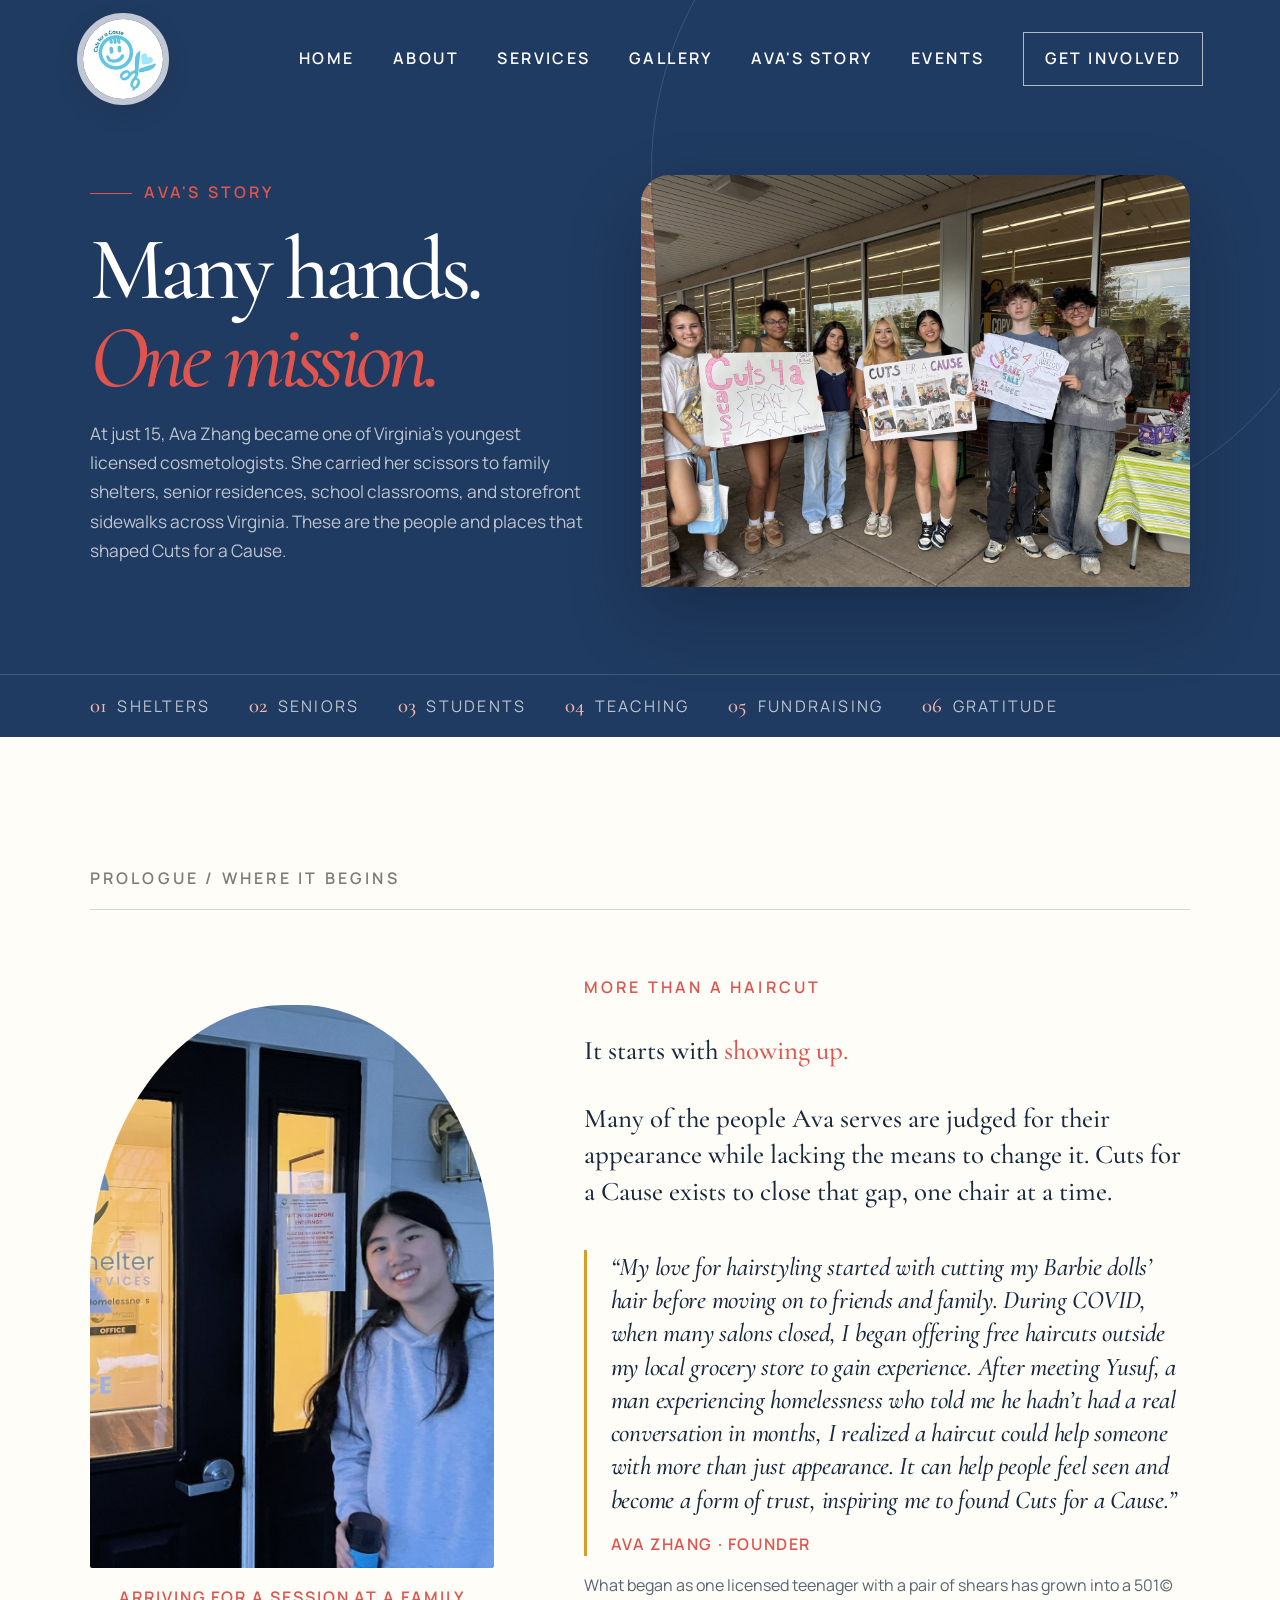
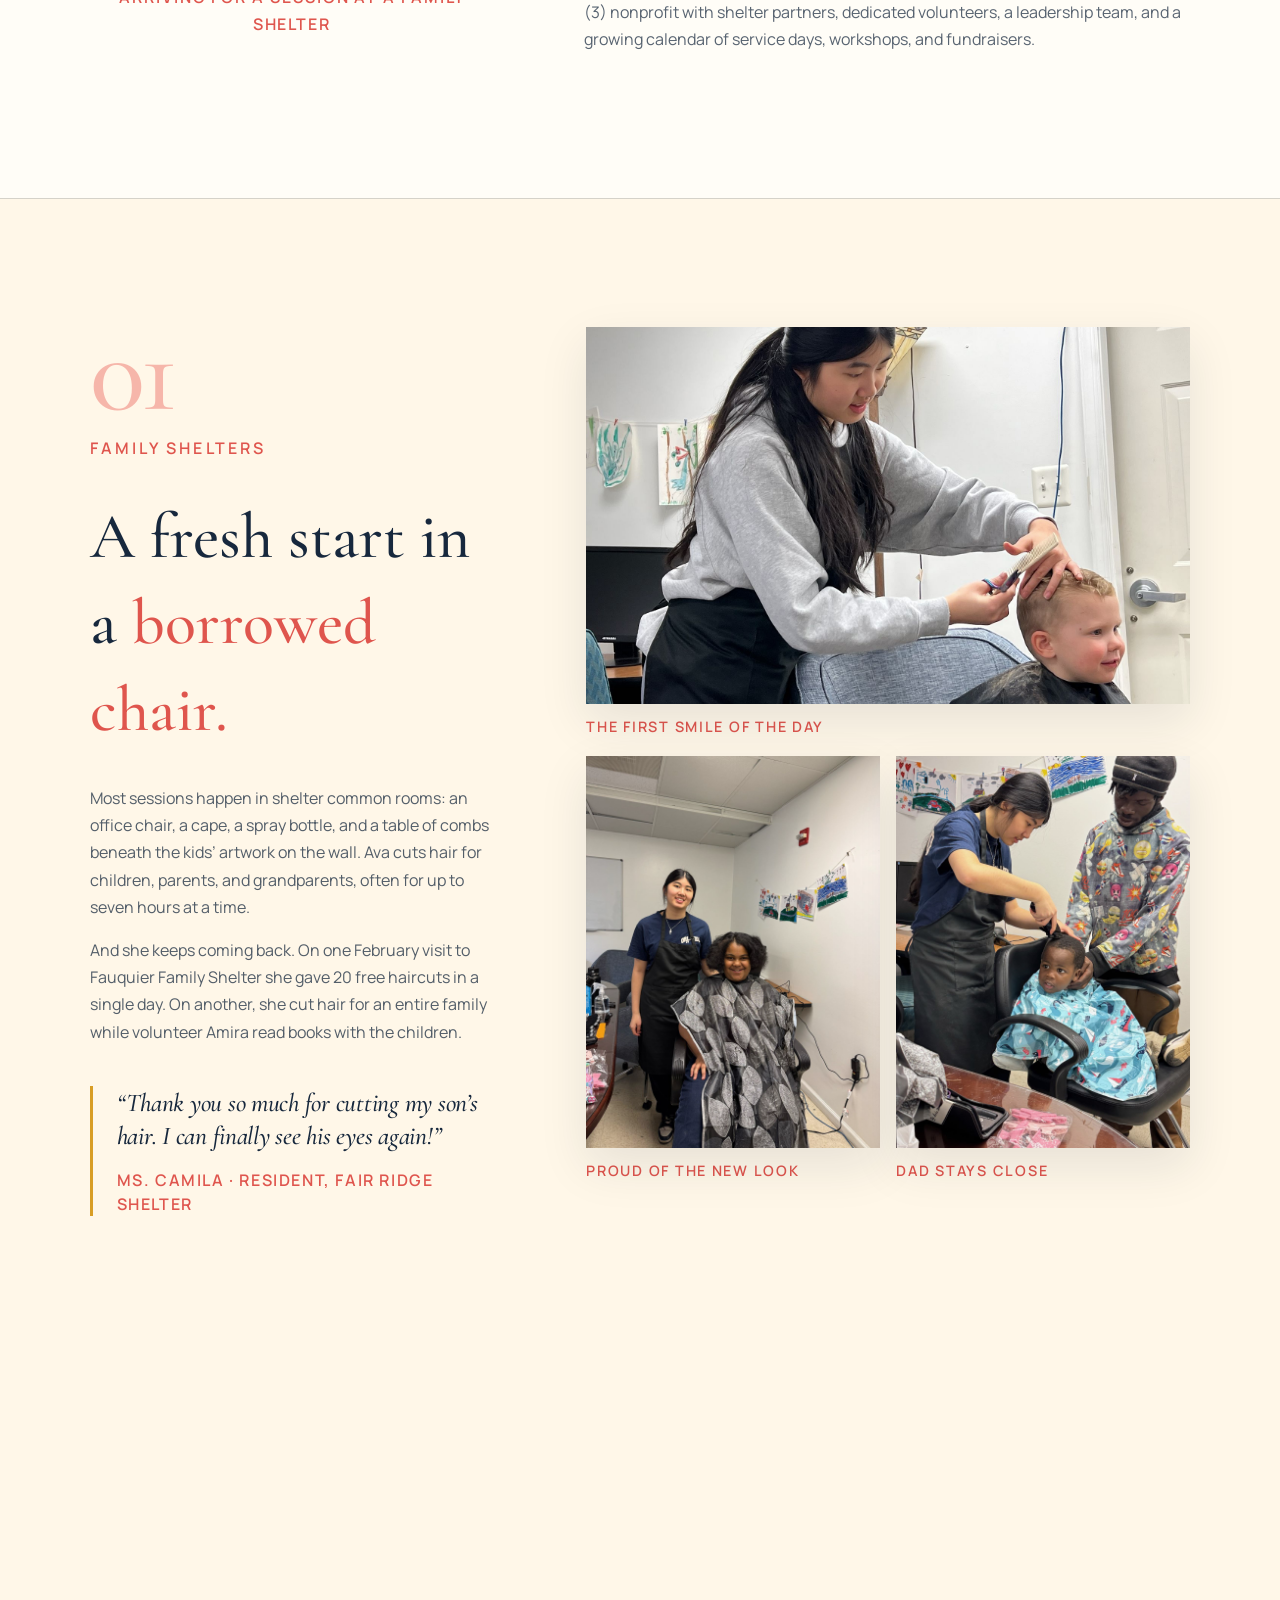
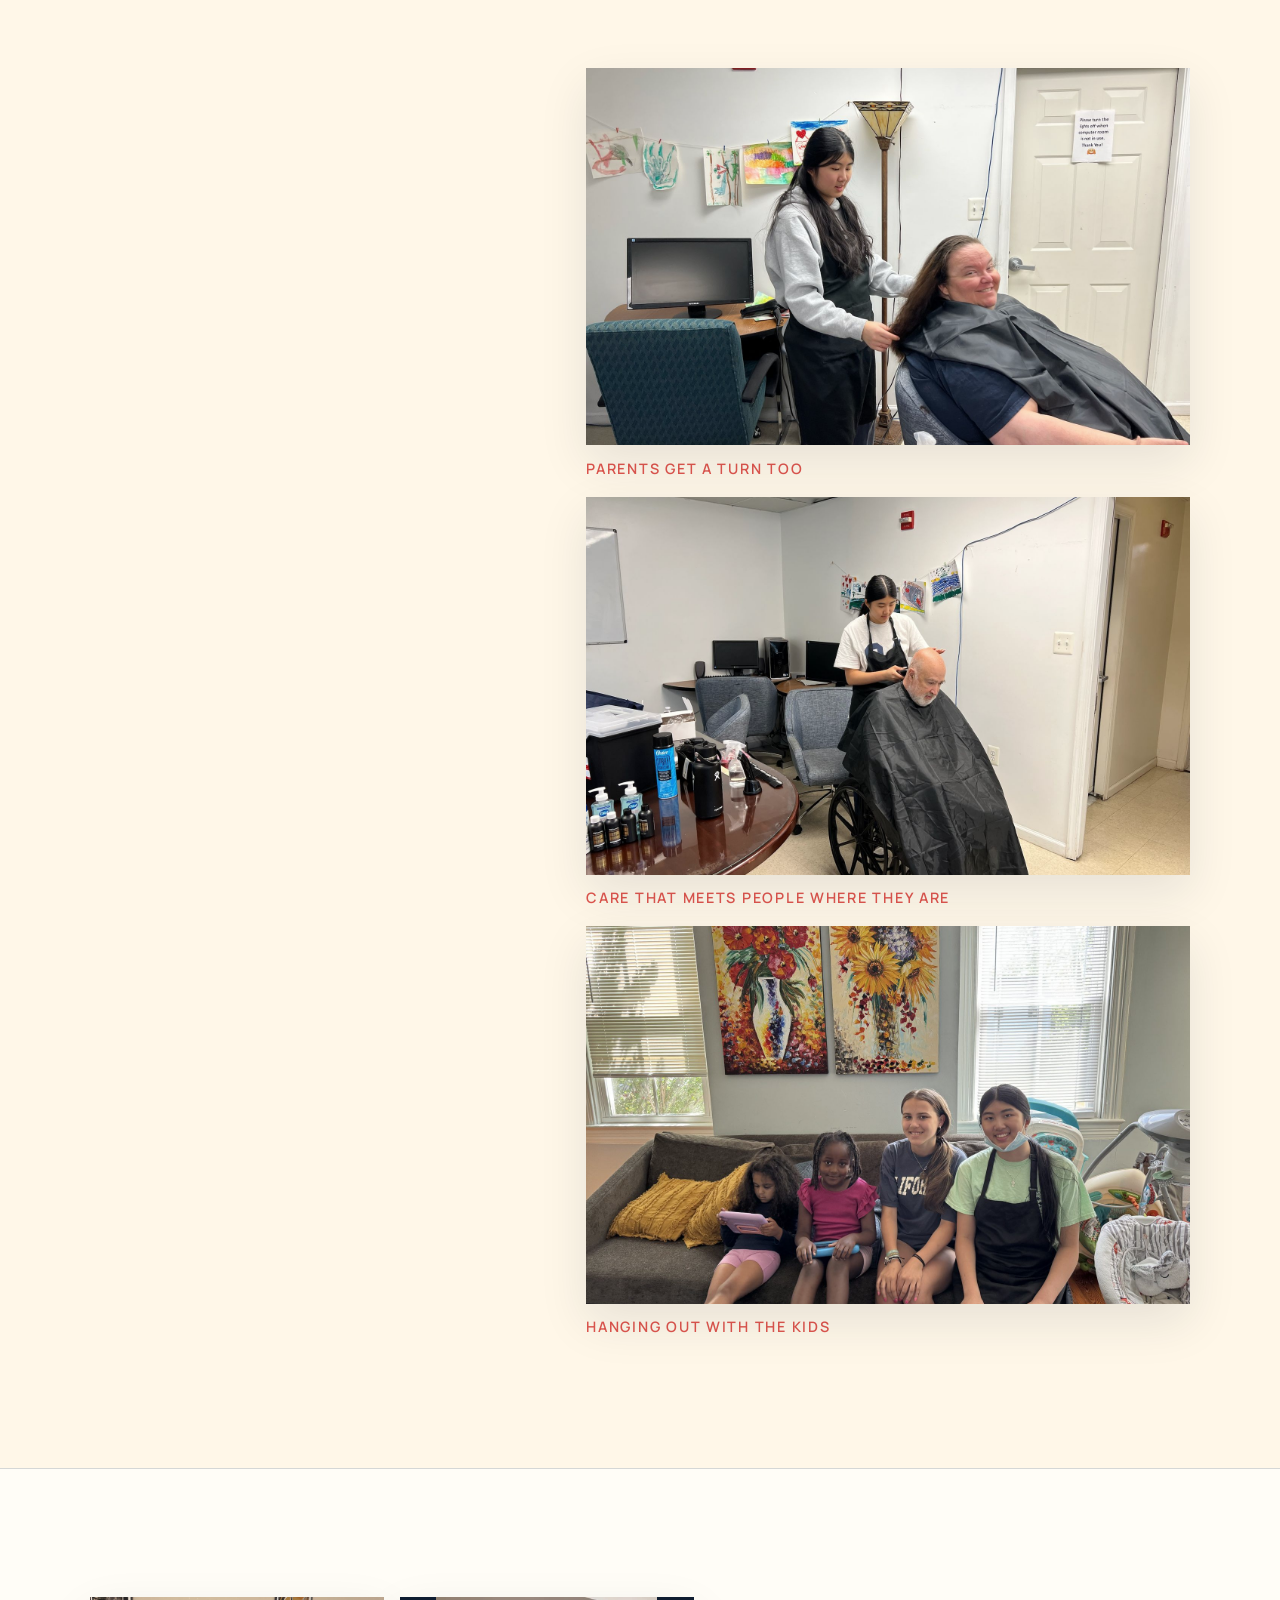
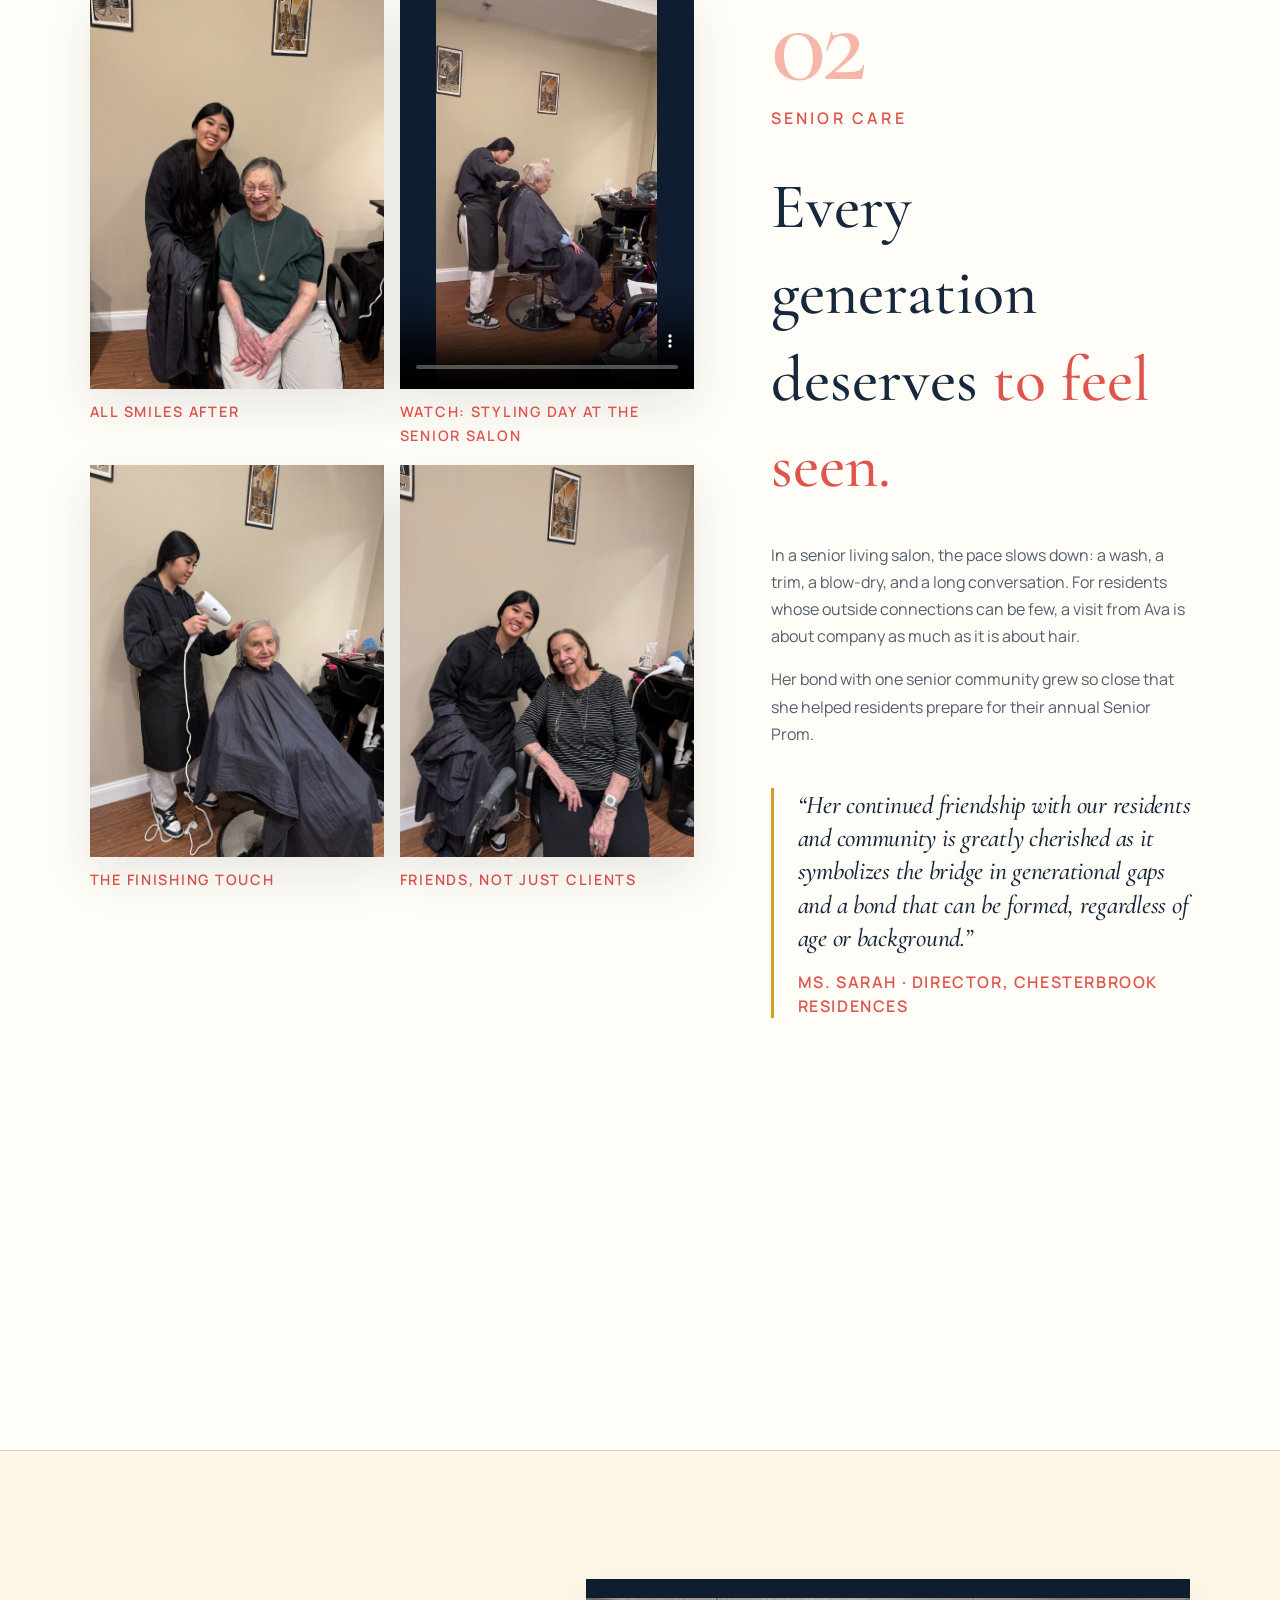
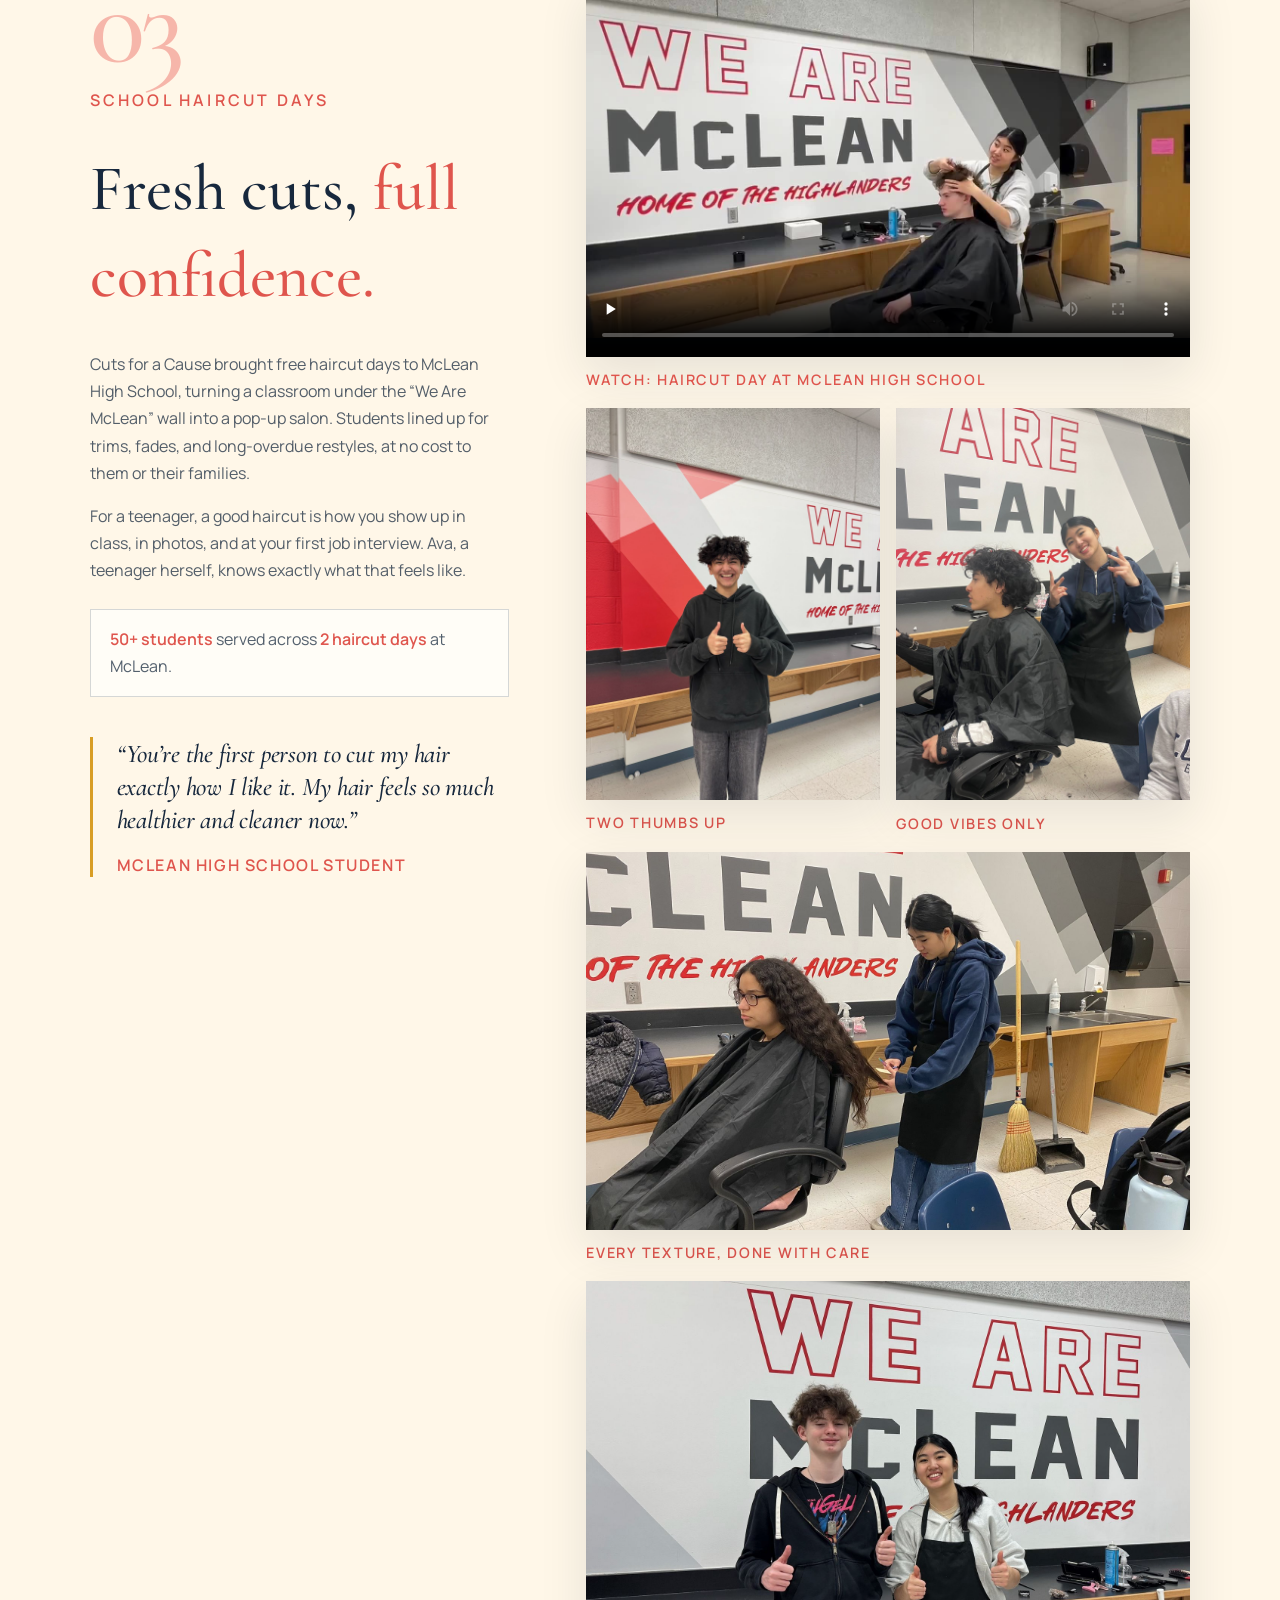
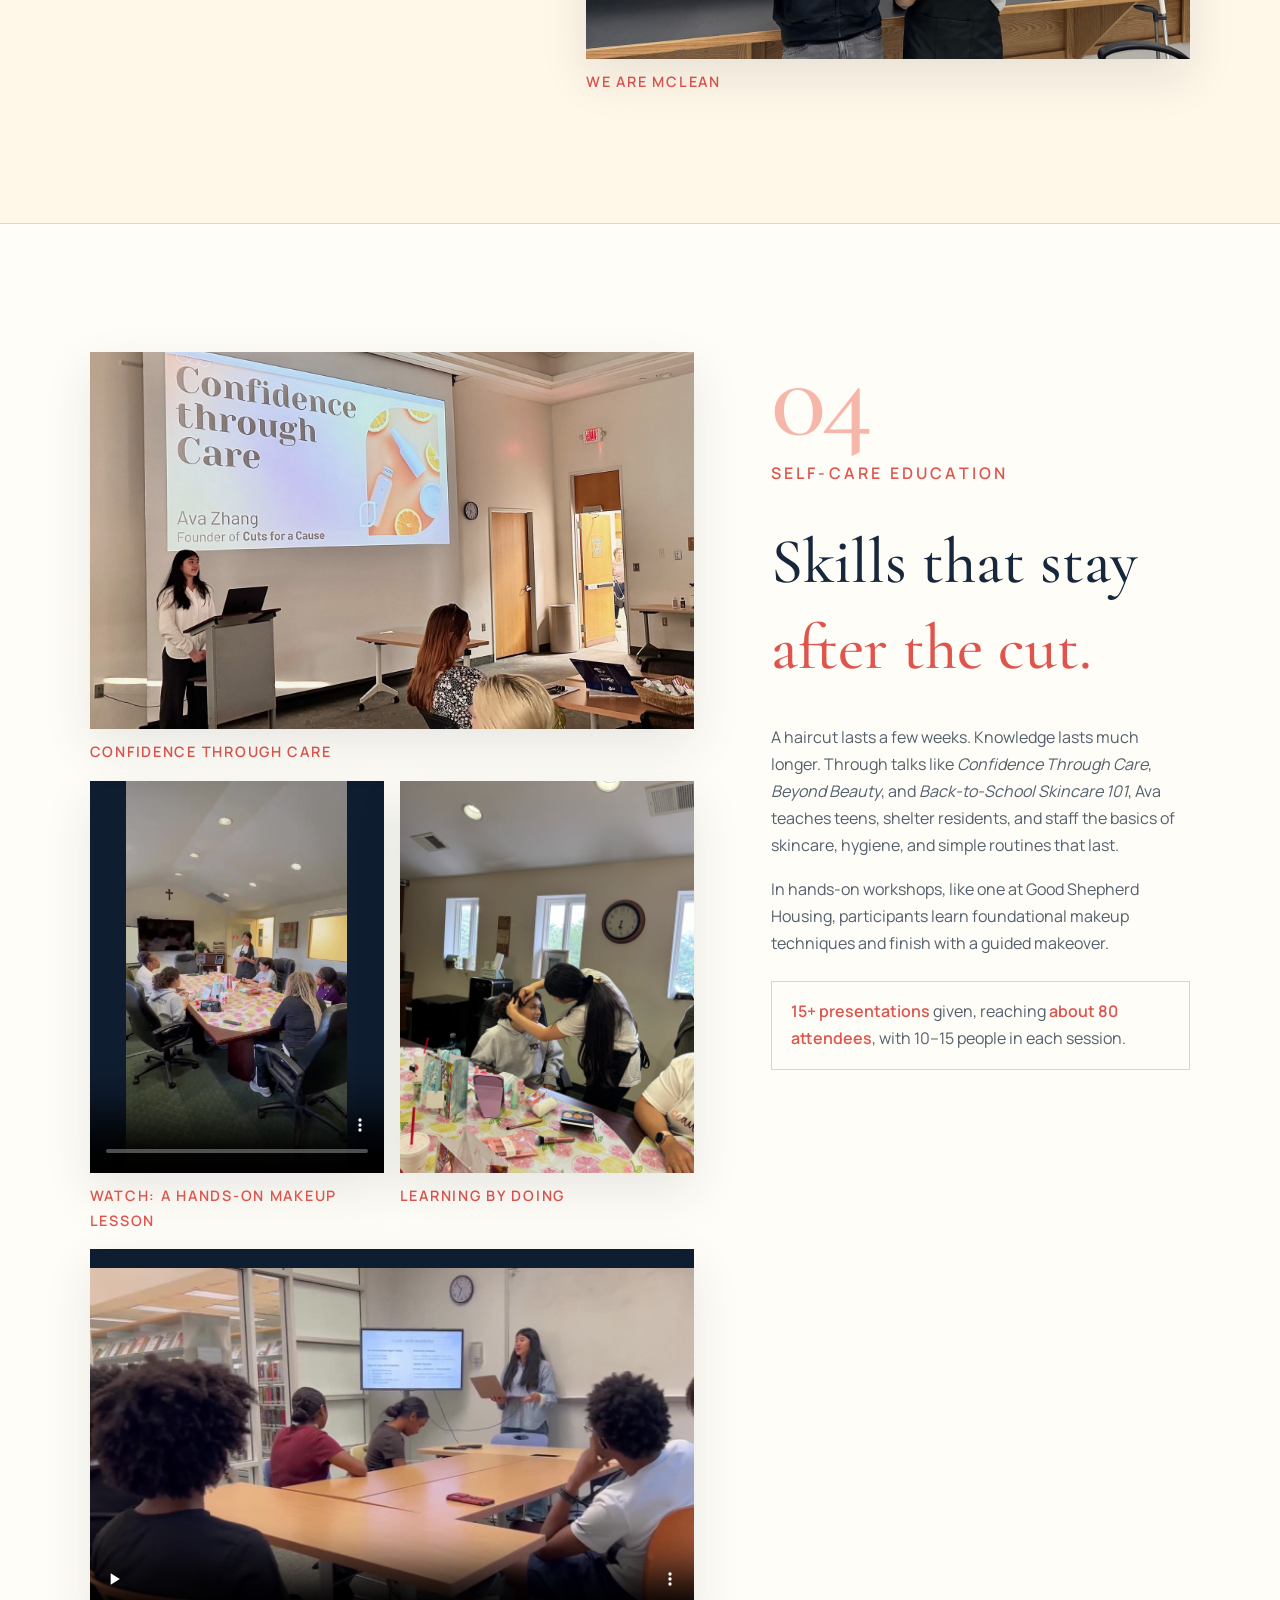
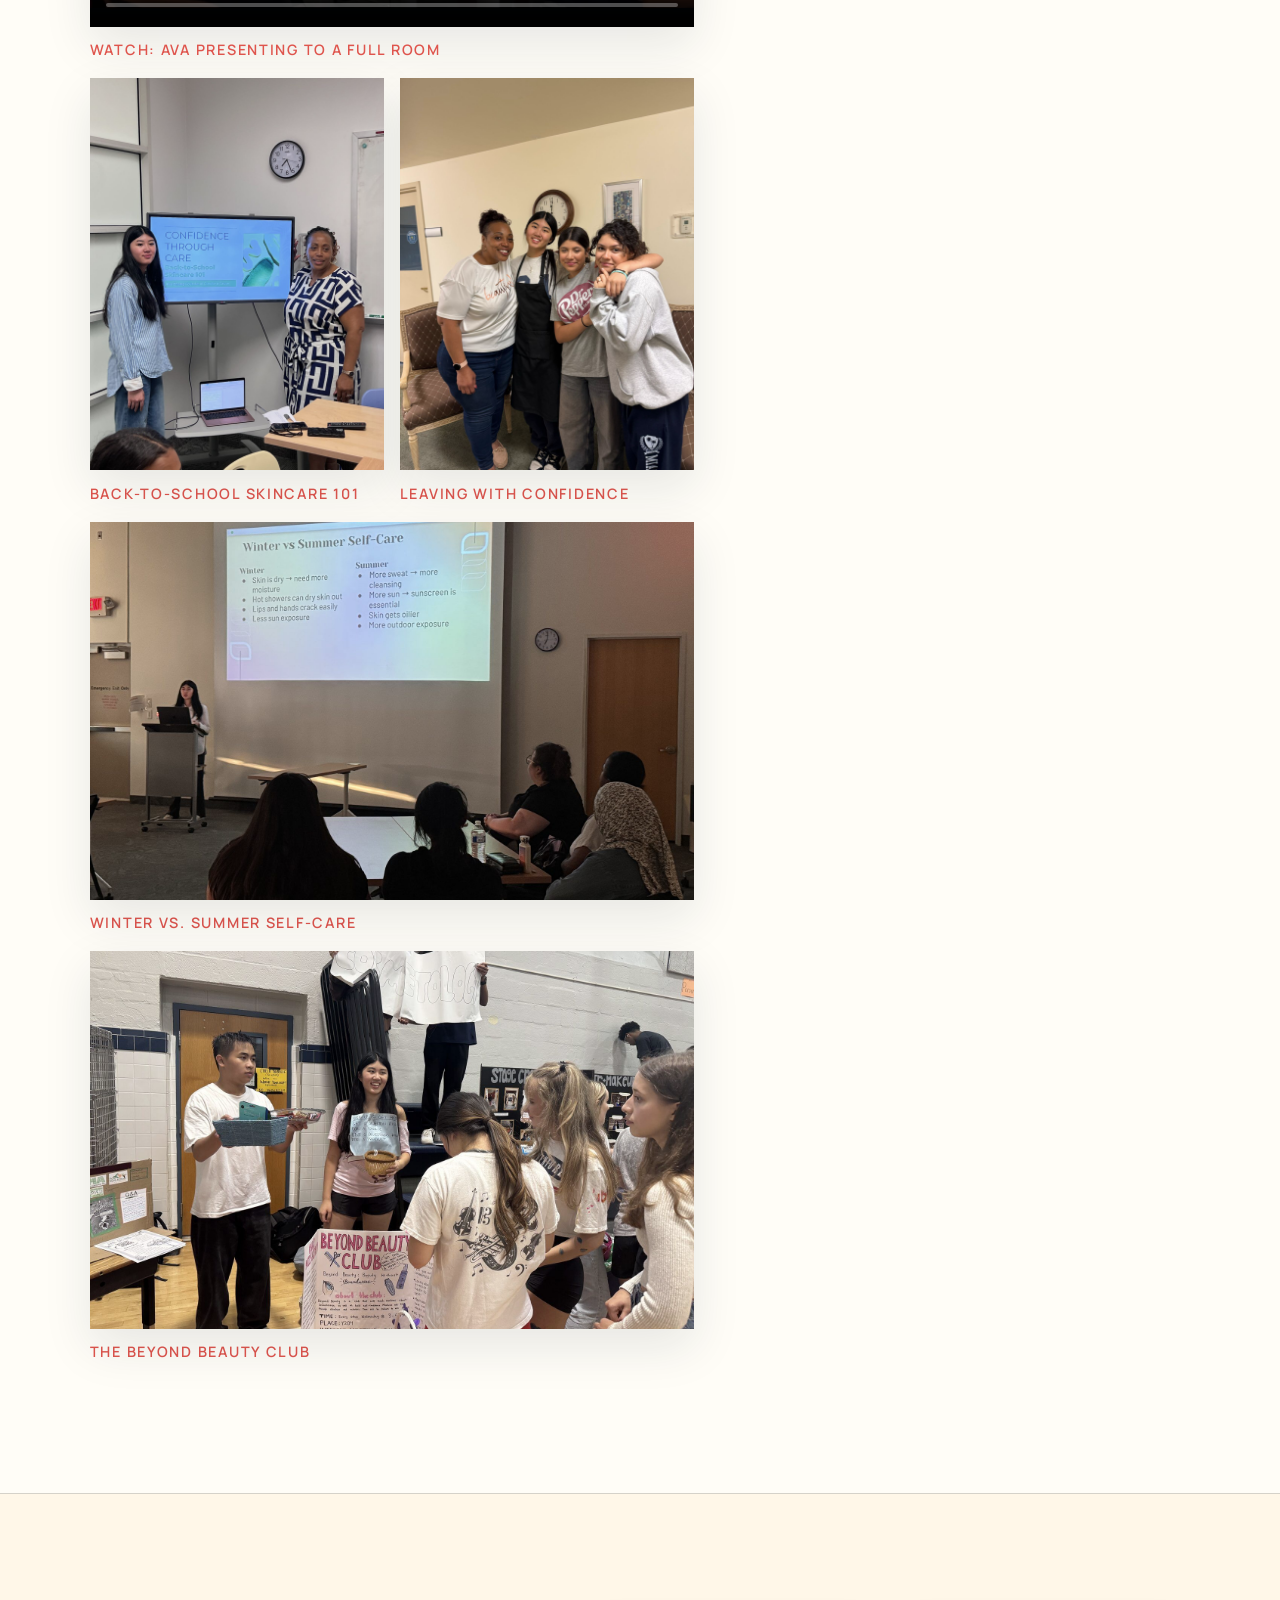
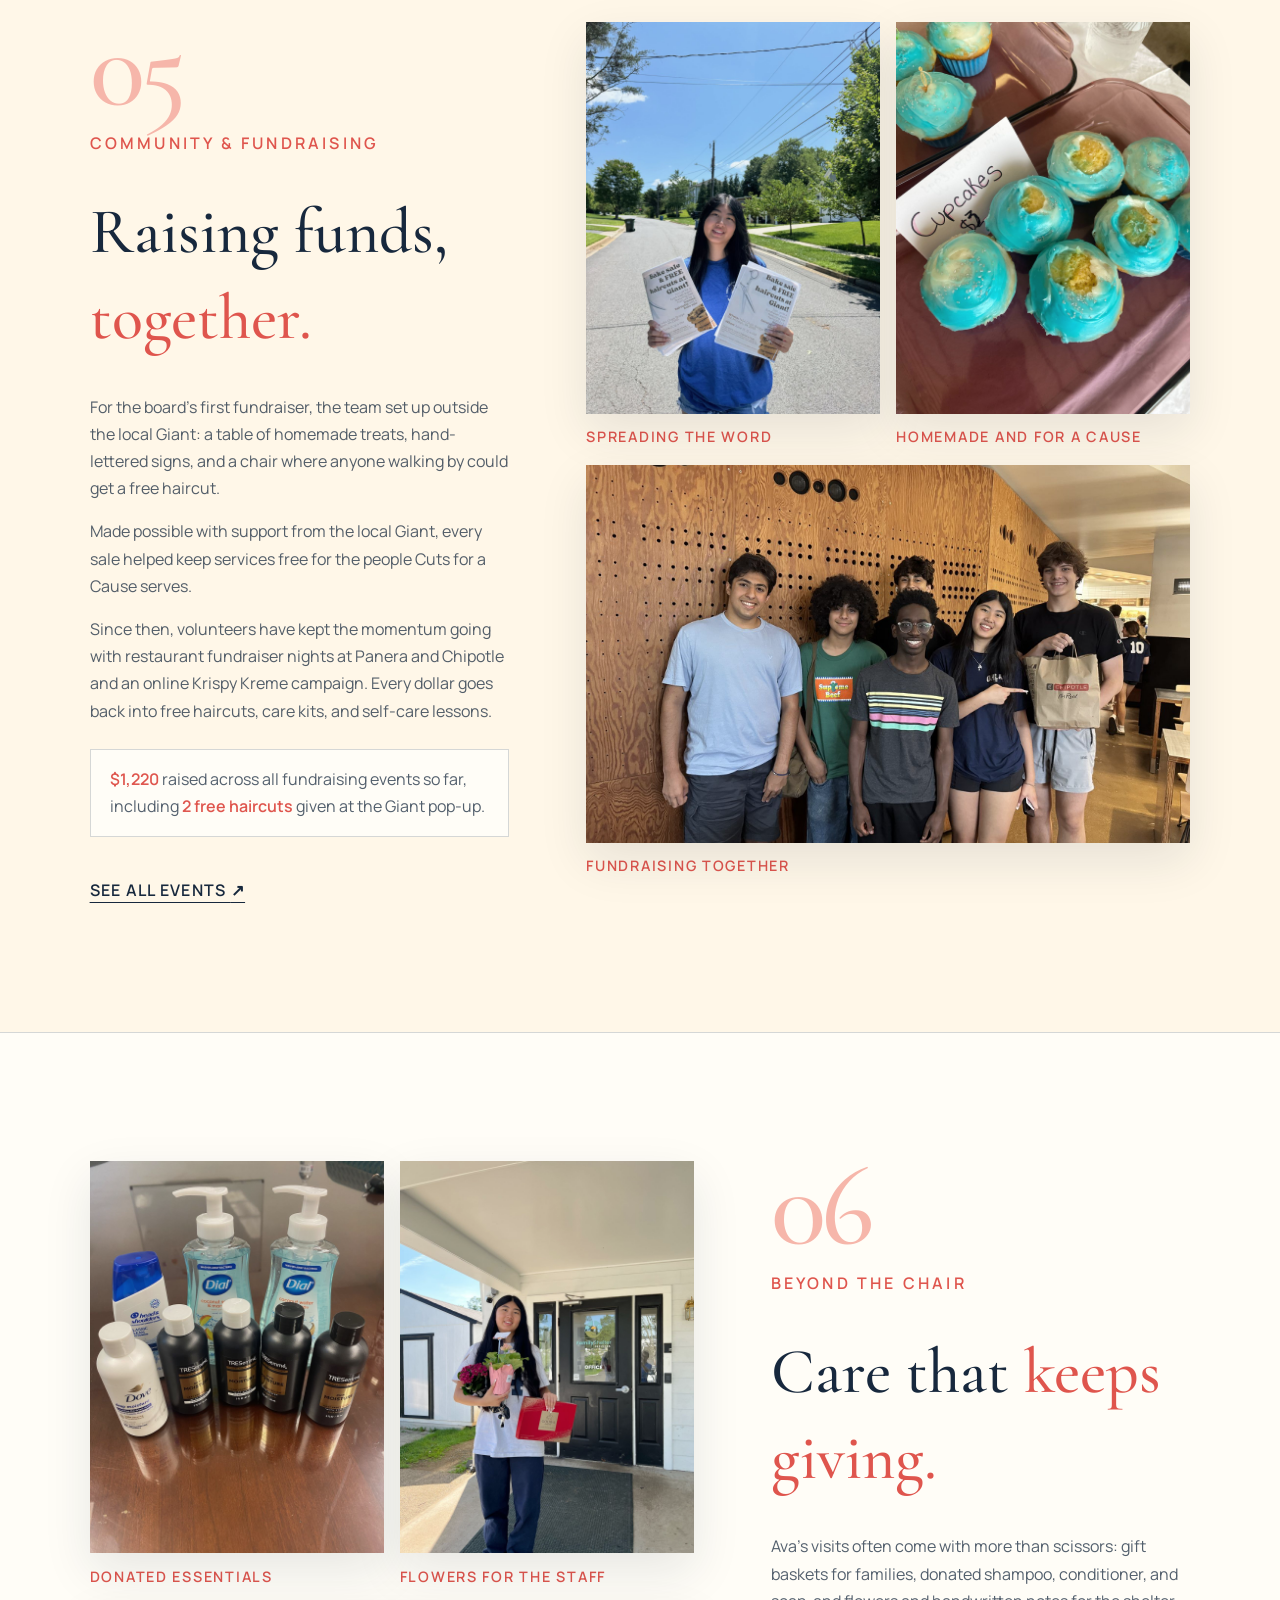
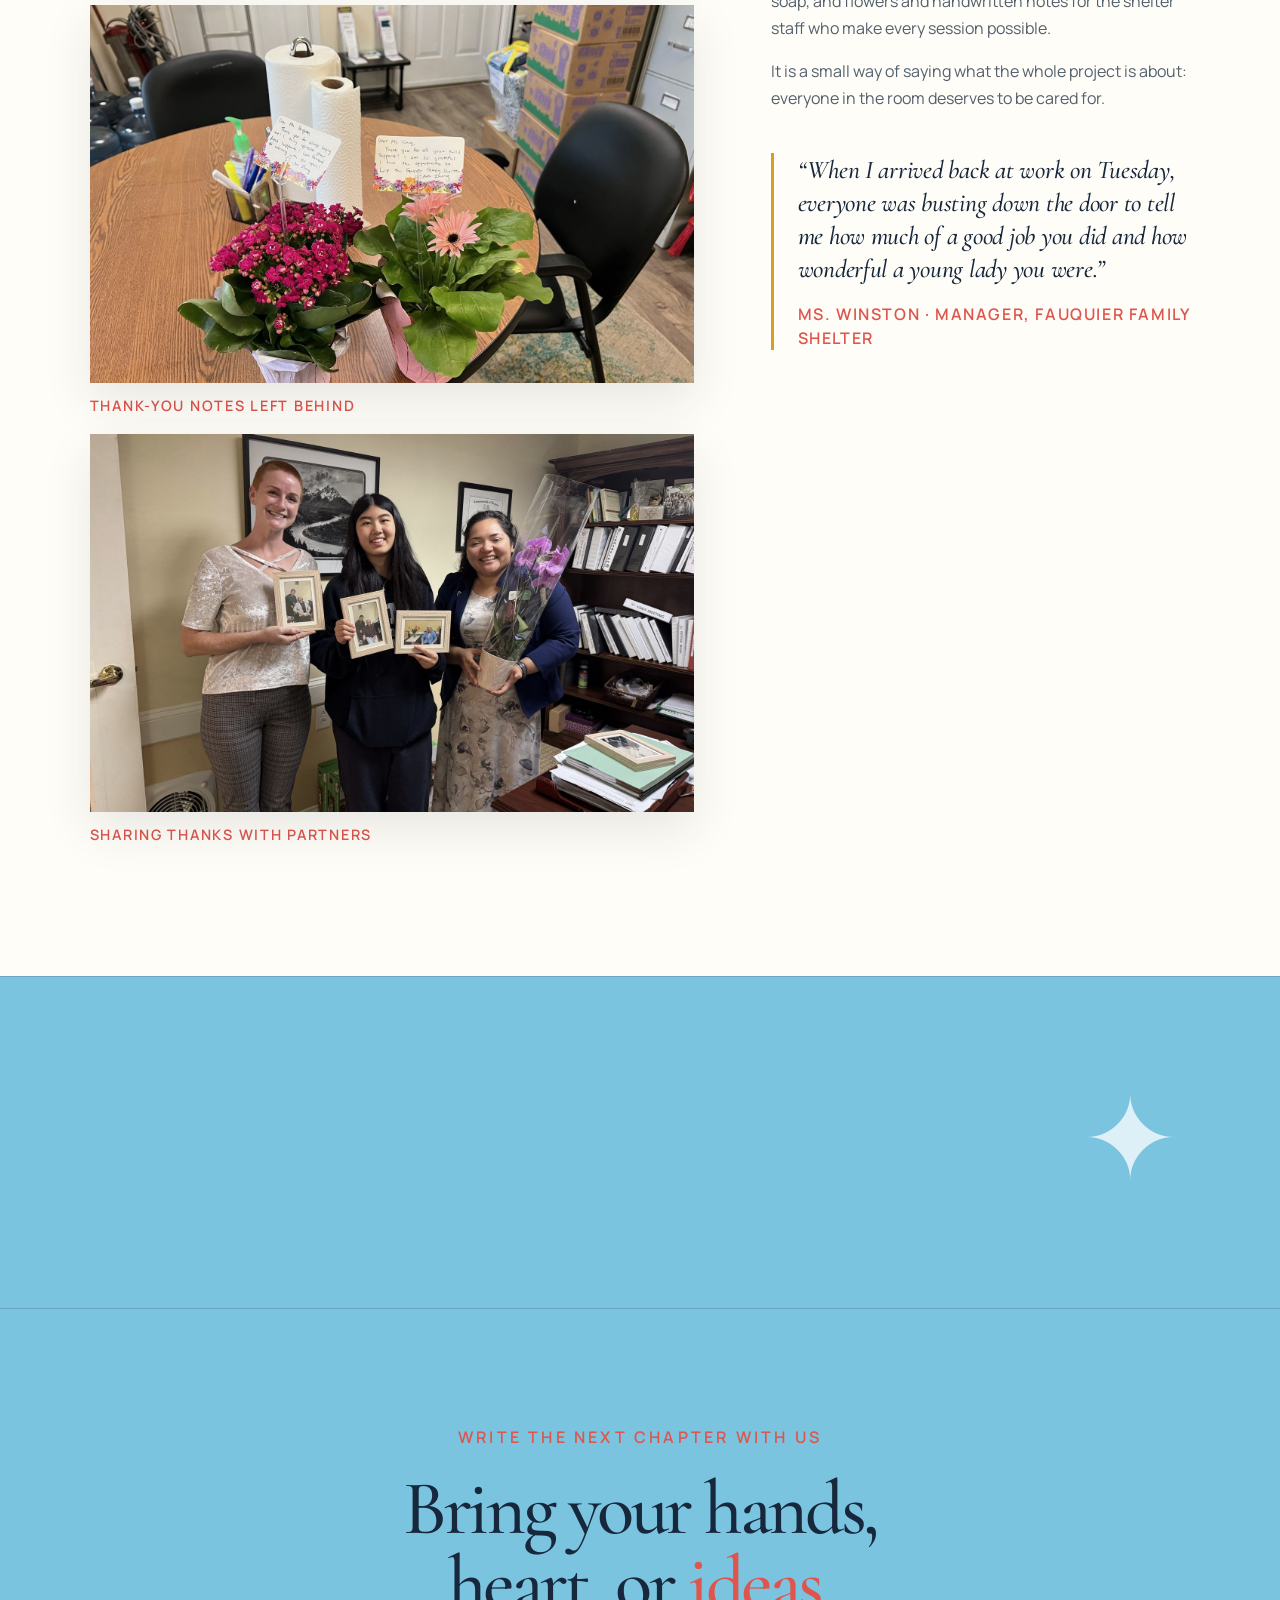
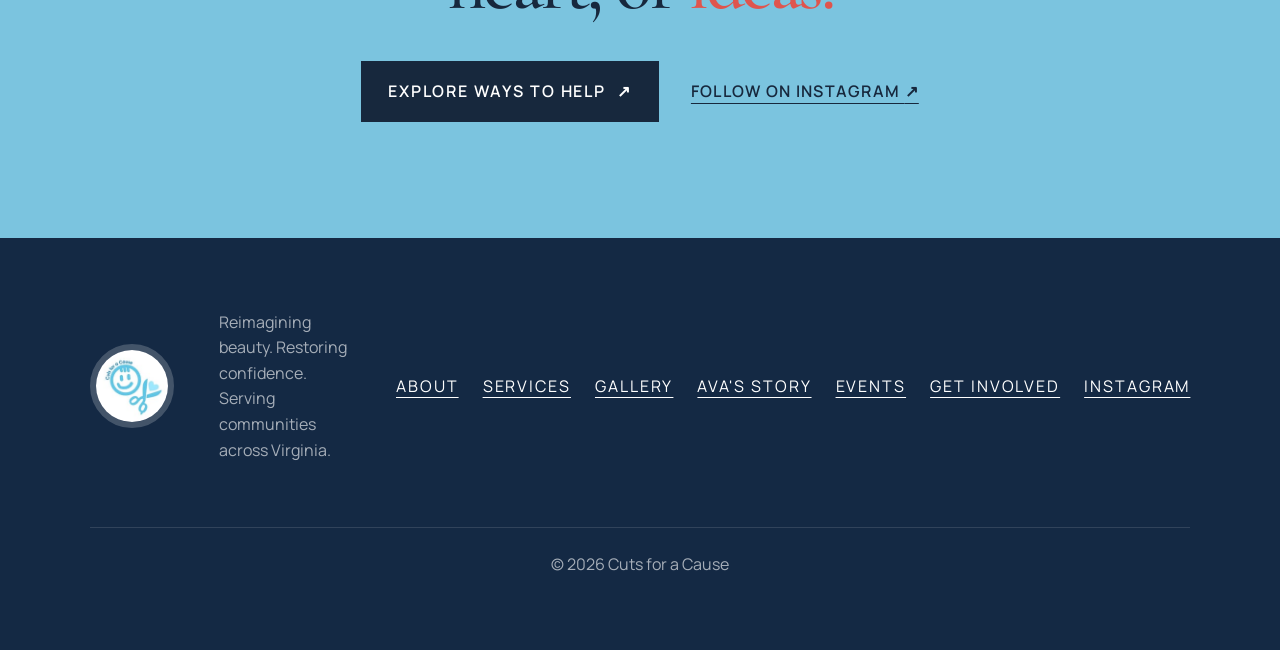
<file: story.html>
<!DOCTYPE html>
<html lang="en">
<head>
  <meta charset="UTF-8">
  <meta name="viewport" content="width=device-width, initial-scale=1.0">
  <meta name="description" content="Ava Zhang's story: how one young cosmetologist brought free haircuts, self-care lessons, and dignity to shelters, seniors, students, and neighbors across Virginia.">
  <title>Ava's Story | Cuts for a Cause</title>
  <link rel="icon" href="logo.jpg">
  <link rel="preconnect" href="https://fonts.googleapis.com">
  <link rel="preconnect" href="https://fonts.gstatic.com" crossorigin>
  <link href="https://fonts.googleapis.com/css2?family=Cormorant+Garamond:ital,wght@0,500;0,600;1,500&family=Manrope:wght@400;500;600&display=swap" rel="stylesheet">
  <link rel="stylesheet" href="style.css">
</head>
<body class="events-page story-page">
  <a class="skip-link" href="#main">Skip to content</a>

  <header class="site-header events-header">
    <a class="logo" href="index.html#home" aria-label="Cuts for a Cause home"><img src="logo.jpg" alt="Cuts for a Cause"></a>
    <button class="menu-toggle" type="button" aria-expanded="false" aria-controls="site-nav" aria-label="Open navigation"><span></span><span></span><span></span></button>
    <nav id="site-nav" class="site-nav" aria-label="Main navigation">
      <a href="index.html#home">Home</a>
      <a href="index.html#about">About</a>
      <a href="index.html#services">Services</a>
      <a href="index.html#gallery">Gallery</a>
      <a href="story.html" aria-current="page">Ava's Story</a>
      <a href="events.html">Events</a>
      <a href="index.html#contact" class="nav-cta">Get involved</a>
    </nav>
  </header>

  <main id="main">
    <section class="events-hero story-hero">
      <div class="events-hero-copy reveal">
        <p class="eyebrow"><span></span> Ava's story</p>
        <h1>Many hands.<br><em>One mission.</em></h1>
        <p>At just 15, Ava Zhang became one of Virginia’s youngest licensed cosmetologists. She carried her scissors to family shelters, senior residences, school classrooms, and storefront sidewalks across Virginia. These are the people and places that shaped Cuts for a Cause.</p>
      </div>
      <figure class="events-hero-art reveal">
        <img class="events-hero-photo" src="assets/story/group-giant-volunteers.jpg" alt="Ava and Cuts for a Cause volunteers holding hand-made signs at the bake sale and free haircut pop-up">
      </figure>
      <nav class="chapter-nav" aria-label="Story chapters">
        <a href="#shelters"><strong>01</strong> Shelters</a>
        <a href="#seniors"><strong>02</strong> Seniors</a>
        <a href="#students"><strong>03</strong> Students</a>
        <a href="#teaching"><strong>04</strong> Teaching</a>
        <a href="#community"><strong>05</strong> Fundraising</a>
        <a href="#gratitude"><strong>06</strong> Gratitude</a>
      </nav>
    </section>

    <section class="story-prologue section">
      <div class="section-label reveal">Prologue / Where it begins</div>
      <div class="prologue-grid">
        <figure class="prologue-photo reveal">
          <img src="assets/story/ava-family-shelter-door.jpg" alt="Ava smiling outside the office door of Family Shelter Services">
          <figcaption>Arriving for a session at a family shelter</figcaption>
        </figure>
        <div class="prologue-copy reveal">
          <p class="kicker">More than a haircut</p>
          <h2>It starts with <span>showing up.</span></h2>
          <p class="lead">Many of the people Ava serves are judged for their appearance while lacking the means to change it. Cuts for a Cause exists to close that gap, one chair at a time.</p>
          <blockquote class="chapter-quote">“My love for hairstyling started with cutting my Barbie dolls’ hair before moving on to friends and family. During COVID, when many salons closed, I began offering free haircuts outside my local grocery store to gain experience. After meeting Yusuf, a man experiencing homelessness who told me he hadn’t had a real conversation in months, I realized a haircut could help someone with more than just appearance. It can help people feel seen and become a form of trust, inspiring me to found Cuts for a Cause.”<cite>Ava Zhang · Founder</cite></blockquote>
          <p>What began as one licensed teenager with a pair of shears has grown into a 501(c)(3) nonprofit with shelter partners, dedicated volunteers, a leadership team, and a growing calendar of service days, workshops, and fundraisers.</p>
        </div>
      </div>
    </section>

    <section id="shelters" class="chapter section">
      <div class="chapter-copy reveal">
        <p class="chapter-number">01</p>
        <p class="kicker">Family shelters</p>
        <h2>A fresh start in a <span>borrowed chair.</span></h2>
        <p>Most sessions happen in shelter common rooms: an office chair, a cape, a spray bottle, and a table of combs beneath the kids’ artwork on the wall. Ava cuts hair for children, parents, and grandparents, often for up to seven hours at a time.</p>
        <p>And she keeps coming back. On one February visit to Fauquier Family Shelter she gave 20 free haircuts in a single day. On another, she cut hair for an entire family while volunteer Amira read books with the children.</p>
        <blockquote class="chapter-quote">“Thank you so much for cutting my son’s hair. I can finally see his eyes again!”<cite>Ms. Camila · Resident, Fair Ridge Shelter</cite></blockquote>
      </div>
      <div class="chapter-media">
        <figure class="ph ph-wide reveal"><img src="assets/story/shelter-boy-smiling.jpg" alt="A smiling little boy getting his hair trimmed by Ava" loading="lazy"><figcaption>The first smile of the day</figcaption></figure>
        <figure class="ph ph-half reveal"><img src="assets/story/shelter-client-portrait.jpg" alt="Ava smiling beside a young client with fresh curls" loading="lazy"><figcaption>Proud of the new look</figcaption></figure>
        <figure class="ph ph-half reveal"><img src="assets/story/shelter-father-and-son.jpg" alt="A father comforting his young son during the boy's haircut" loading="lazy"><figcaption>Dad stays close</figcaption></figure>
        <figure class="ph ph-half story-video reveal">
          <video controls playsinline preload="none" poster="assets/story/video-shelter-haircut-poster.jpg">
            <source src="assets/story/video-shelter-haircut.mp4" type="video/mp4">
          </video>
          <figcaption>Watch: a haircut at a family shelter</figcaption>
        </figure>
        <figure class="ph ph-half reveal"><img src="assets/story/shelter-siblings-waiting.jpg" alt="Two young siblings watching their brother's haircut, waiting for their turn" loading="lazy"><figcaption>Waiting their turn</figcaption></figure>
        <figure class="ph ph-wide reveal"><img src="assets/story/shelter-mother-smiling.jpg" alt="A woman beaming as Ava styles her long hair" loading="lazy"><figcaption>Parents get a turn too</figcaption></figure>
        <figure class="ph ph-wide reveal"><img src="assets/story/shelter-wheelchair-haircut.jpg" alt="Ava cutting the hair of an older man seated in a wheelchair" loading="lazy"><figcaption>Care that meets people where they are</figcaption></figure>
        <figure class="ph ph-wide reveal"><img src="assets/story/group-shelter-kids.jpg" alt="Ava and a volunteer sitting on a couch with children at a family shelter" loading="lazy"><figcaption>Hanging out with the kids</figcaption></figure>
      </div>
    </section>

    <section id="seniors" class="chapter chapter-flip section">
      <div class="chapter-copy reveal">
        <p class="chapter-number">02</p>
        <p class="kicker">Senior care</p>
        <h2>Every generation deserves <span>to feel seen.</span></h2>
        <p>In a senior living salon, the pace slows down: a wash, a trim, a blow-dry, and a long conversation. For residents whose outside connections can be few, a visit from Ava is about company as much as it is about hair.</p>
        <p>Her bond with one senior community grew so close that she helped residents prepare for their annual Senior Prom.</p>
        <blockquote class="chapter-quote">“Her continued friendship with our residents and community is greatly cherished as it symbolizes the bridge in generational gaps and a bond that can be formed, regardless of age or background.”<cite>Ms. Sarah · Director, Chesterbrook Residences</cite></blockquote>
      </div>
      <div class="chapter-media">
        <figure class="ph ph-half reveal"><img src="assets/story/senior-portrait-green.jpg" alt="Ava kneeling beside a smiling senior woman after her haircut" loading="lazy"><figcaption>All smiles after</figcaption></figure>
        <figure class="ph ph-half story-video reveal">
          <video controls playsinline preload="none" poster="assets/story/video-senior-salon-poster.jpg">
            <source src="assets/story/video-senior-salon.mp4" type="video/mp4">
          </video>
          <figcaption>Watch: styling day at the senior salon</figcaption>
        </figure>
        <figure class="ph ph-half reveal"><img src="assets/story/senior-blowdry.jpg" alt="Ava blow-drying a senior woman's hair" loading="lazy"><figcaption>The finishing touch</figcaption></figure>
        <figure class="ph ph-half reveal"><img src="assets/story/senior-portrait-stripes.jpg" alt="Ava and a senior woman smiling side by side in the salon" loading="lazy"><figcaption>Friends, not just clients</figcaption></figure>
        <figure class="ph ph-wide ph-top reveal"><img src="assets/story/senior-gentleman-haircut.jpg" alt="Ava preparing to cut a senior gentleman's hair, his walker beside the chair" loading="lazy"><figcaption>Every client, every need</figcaption></figure>
      </div>
    </section>

    <section id="students" class="chapter section">
      <div class="chapter-copy reveal">
        <p class="chapter-number">03</p>
        <p class="kicker">School haircut days</p>
        <h2>Fresh cuts, <span>full confidence.</span></h2>
        <p>Cuts for a Cause brought free haircut days to McLean High School, turning a classroom under the “We Are McLean” wall into a pop-up salon. Students lined up for trims, fades, and long-overdue restyles, at no cost to them or their families.</p>
        <p>For a teenager, a good haircut is how you show up in class, in photos, and at your first job interview. Ava, a teenager herself, knows exactly what that feels like.</p>
        <p class="chapter-stat"><strong>50+ students</strong> served across <strong>2 haircut days</strong> at McLean.</p>
        <blockquote class="chapter-quote">“You’re the first person to cut my hair exactly how I like it. My hair feels so much healthier and cleaner now.”<cite>McLean High School student</cite></blockquote>
      </div>
      <div class="chapter-media">
        <figure class="ph ph-wide story-video reveal">
          <video controls playsinline preload="none" poster="assets/story/video-mclean-haircut-day-poster.jpg">
            <source src="assets/story/video-mclean-haircut-day.mp4" type="video/mp4">
          </video>
          <figcaption>Watch: haircut day at McLean High School</figcaption>
        </figure>
        <figure class="ph ph-half reveal"><img src="assets/story/mclean-student-thumbs-up.jpg" alt="A student with a fresh curly haircut giving two thumbs up" loading="lazy"><figcaption>Two thumbs up</figcaption></figure>
        <figure class="ph ph-half reveal"><img src="assets/story/mclean-student-peace-sign.jpg" alt="Ava flashing peace signs beside a student in the salon chair" loading="lazy"><figcaption>Good vibes only</figcaption></figure>
        <figure class="ph ph-wide reveal"><img src="assets/story/mclean-curly-cut.jpg" alt="Ava sectioning a student's long curly hair" loading="lazy"><figcaption>Every texture, done with care</figcaption></figure>
        <figure class="ph ph-wide reveal"><img src="assets/story/mclean-thumbs-up-duo.jpg" alt="Ava and a student giving thumbs up in front of the We Are McLean mural" loading="lazy"><figcaption>We are McLean</figcaption></figure>
      </div>
    </section>

    <section id="teaching" class="chapter chapter-flip section">
      <div class="chapter-copy reveal">
        <p class="chapter-number">04</p>
        <p class="kicker">Self-care education</p>
        <h2>Skills that stay <span>after the cut.</span></h2>
        <p>A haircut lasts a few weeks. Knowledge lasts much longer. Through talks like <em>Confidence Through Care</em>, <em>Beyond Beauty</em>, and <em>Back-to-School Skincare 101</em>, Ava teaches teens, shelter residents, and staff the basics of skincare, hygiene, and simple routines that last.</p>
        <p>In hands-on workshops, like one at Good Shepherd Housing, participants learn foundational makeup techniques and finish with a guided makeover.</p>
        <p class="chapter-stat"><strong>15+ presentations</strong> given, reaching <strong>about 80 attendees</strong>, with 10–15 people in each session.</p>
      </div>
      <div class="chapter-media">
        <figure class="ph ph-wide reveal"><img src="assets/story/presentation-confidence-through-care.jpg" alt="Ava presenting Confidence Through Care to a room of attendees" loading="lazy"><figcaption>Confidence Through Care</figcaption></figure>
        <figure class="ph ph-half story-video reveal">
          <video controls playsinline preload="none" poster="assets/story/video-makeup-lesson-poster.jpg">
            <source src="assets/story/video-makeup-lesson.mp4" type="video/mp4">
          </video>
          <figcaption>Watch: a hands-on makeup lesson</figcaption>
        </figure>
        <figure class="ph ph-half reveal"><img src="assets/story/makeup-lesson-application.jpg" alt="Ava applying makeup to a participant during a workshop" loading="lazy"><figcaption>Learning by doing</figcaption></figure>
        <figure class="ph ph-wide story-video reveal">
          <video controls playsinline preload="none" poster="assets/story/video-confidence-presentation-poster.jpg">
            <source src="assets/story/video-confidence-presentation.mp4" type="video/mp4">
          </video>
          <figcaption>Watch: Ava presenting to a full room</figcaption>
        </figure>
        <figure class="ph ph-half reveal"><img src="assets/story/presentation-back-to-school.jpg" alt="Ava and a host beside a Confidence Through Care: Back-to-School Skincare 101 slide" loading="lazy"><figcaption>Back-to-School Skincare 101</figcaption></figure>
        <figure class="ph ph-half reveal"><img src="assets/story/makeup-lesson-group-hug.jpg" alt="Ava hugging workshop participants and their host after a makeup lesson" loading="lazy"><figcaption>Leaving with confidence</figcaption></figure>
        <figure class="ph ph-wide reveal"><img src="assets/story/group-self-care-audience.jpg" alt="An audience listening as Ava presents a Winter vs Summer Self-Care slide" loading="lazy"><figcaption>Winter vs. summer self-care</figcaption></figure>
        <figure class="ph ph-wide reveal"><img src="assets/story/group-beyond-beauty-club.jpg" alt="Students gathered around the Beyond Beauty Club table at a school club fair" loading="lazy"><figcaption>The Beyond Beauty Club</figcaption></figure>
      </div>
    </section>

    <section id="community" class="chapter section">
      <div class="chapter-copy reveal">
        <p class="chapter-number">05</p>
        <p class="kicker">Community &amp; fundraising</p>
        <h2>Raising funds, <span>together.</span></h2>
        <p>For the board’s first fundraiser, the team set up outside the local Giant: a table of homemade treats, hand-lettered signs, and a chair where anyone walking by could get a free haircut.</p>
        <p>Made possible with support from the local Giant, every sale helped keep services free for the people Cuts for a Cause serves.</p>
        <p>Since then, volunteers have kept the momentum going with restaurant fundraiser nights at Panera and Chipotle and an online Krispy Kreme campaign. Every dollar goes back into free haircuts, care kits, and self-care lessons.</p>
        <p class="chapter-stat"><strong>$1,220</strong> raised across all fundraising events so far, including <strong>2 free haircuts</strong> given at the Giant pop-up.</p>
        <a class="text-link" href="events.html">See all events <span>↗</span></a>
      </div>
      <div class="chapter-media">
        <figure class="ph ph-half reveal"><img src="assets/story/giant-flyers.jpg" alt="Ava holding flyers for the Bake Sale and Free Haircuts at Giant event" loading="lazy"><figcaption>Spreading the word</figcaption></figure>
        <figure class="ph ph-half reveal"><img src="assets/story/bake-sale-cupcakes.jpg" alt="Blue frosted cupcakes on a tray labeled Cupcakes" loading="lazy"><figcaption>Homemade and for a cause</figcaption></figure>
        <figure class="ph ph-wide reveal"><img src="assets/story/group-fundraiser.jpg" alt="Ava with a group of young volunteers at a Cuts for a Cause fundraiser" loading="lazy"><figcaption>Fundraising together</figcaption></figure>
      </div>
    </section>

    <section id="gratitude" class="chapter chapter-flip section">
      <div class="chapter-copy reveal">
        <p class="chapter-number">06</p>
        <p class="kicker">Beyond the chair</p>
        <h2>Care that <span>keeps giving.</span></h2>
        <p>Ava’s visits often come with more than scissors: gift baskets for families, donated shampoo, conditioner, and soap, and flowers and handwritten notes for the shelter staff who make every session possible.</p>
        <p>It is a small way of saying what the whole project is about: everyone in the room deserves to be cared for.</p>
        <blockquote class="chapter-quote">“When I arrived back at work on Tuesday, everyone was busting down the door to tell me how much of a good job you did and how wonderful a young lady you were.”<cite>Ms. Winston · Manager, Fauquier Family Shelter</cite></blockquote>
      </div>
      <div class="chapter-media">
        <figure class="ph ph-half reveal"><img src="assets/story/gratitude-donated-supplies.jpg" alt="Donated bottles of shampoo, conditioner, and hand soap" loading="lazy"><figcaption>Donated essentials</figcaption></figure>
        <figure class="ph ph-half reveal"><img src="assets/story/gratitude-flowers-delivery.jpg" alt="Ava arriving at the shelter carrying potted flowers and a gift" loading="lazy"><figcaption>Flowers for the staff</figcaption></figure>
        <figure class="ph ph-wide reveal"><img src="assets/story/gratitude-thank-you-notes.jpg" alt="Potted flowers with handwritten thank-you notes on a shelter office table" loading="lazy"><figcaption>Thank-you notes left behind</figcaption></figure>
        <figure class="ph ph-wide reveal"><img src="assets/story/group-partners-thanks.jpg" alt="Ava with two women holding framed photos and flowers" loading="lazy"><figcaption>Sharing thanks with partners</figcaption></figure>
      </div>
    </section>


    <section class="quote-band" aria-label="Our belief">
      <p class="reveal">“A haircut can be a fresh start, a moment of dignity, and a reminder that you matter.”</p>
      <span aria-hidden="true">✦</span>
    </section>

    <section class="events-cta">
      <p class="kicker">Write the next chapter with us</p>
      <h2>Bring your hands,<br>heart, or <span>ideas.</span></h2>
      <div><a class="button button-primary" href="index.html#contact">Explore ways to help <span>↗</span></a><a class="text-link" href="https://www.instagram.com/thecutsforacause/" target="_blank" rel="noopener">Follow on Instagram <span>↗</span></a></div>
    </section>
  </main>

  <footer class="site-footer">
    <a class="logo footer-logo" href="index.html#home"><img src="logo.jpg" alt="Cuts for a Cause"></a>
    <p>Reimagining beauty. Restoring confidence.<br>Serving communities across Virginia.</p>
    <div class="footer-links"><a href="index.html#about">About</a><a href="index.html#services">Services</a><a href="index.html#gallery">Gallery</a><a href="story.html">Ava's Story</a><a href="events.html">Events</a><a href="index.html#contact">Get involved</a><a href="https://www.instagram.com/thecutsforacause/" target="_blank" rel="noopener">Instagram</a></div>
    <p class="copyright">© <span id="year"></span> Cuts for a Cause</p>
  </footer>
  <script src="script.js"></script>
</body>
</html>
</file>
<file: style.css>
:root {
  --ink: #17283d;
  --espresso: #203b61;
  --ivory: #fff7e8;
  --paper: #fffdf7;
  --rose: #df554d;
  --rose-soft: #f6b6aa;
  --sage: #4f927e;
  --gold: #d89d24;
  --sky: #7bc4df;
  --butter: #f3d478;
  --line: rgba(23, 40, 61, .18);
  --serif: "Cormorant Garamond", Georgia, serif;
  --sans: "Manrope", Arial, sans-serif;
}

* { box-sizing: border-box; }
html { scroll-behavior: smooth; }
body { margin: 0; overflow-x: hidden; color: var(--ink); background: var(--ivory); font: 400 1rem/1.7 var(--sans); }
a { color: inherit; }
button, input, select, textarea { font: inherit; }
.skip-link { position: fixed; top: -5rem; left: 1rem; z-index: 100; padding: .75rem 1rem; background: var(--ink); color: white; }
.skip-link:focus { top: 1rem; }

.site-header { position: absolute; z-index: 20; width: 100%; height: 118px; padding: 0 clamp(1.5rem, 6vw, 6rem); display: flex; align-items: center; justify-content: space-between; }
.logo { display: inline-flex; align-items: center; text-decoration: none; }
.logo img { width: 92px; height: 92px; object-fit: cover; border-radius: 50%; border: 6px solid rgba(255,255,255,.72); box-shadow: 0 8px 24px rgba(36,27,24,.12); }
.site-nav { display: flex; align-items: center; gap: 2.4rem; font-size: 1rem; font-weight: 600; letter-spacing: .15em; text-transform: uppercase; }
.site-nav a { text-decoration: none; transition: color .2s; }
.site-nav a:hover { color: var(--rose); }
.site-nav .nav-cta { padding: .8rem 1.3rem; border: 1px solid var(--ink); border-radius: 0; }
.menu-toggle { display: none; padding: .5rem; border: 0; background: transparent; }
.menu-toggle span { display: block; width: 27px; height: 1px; margin: 6px; background: var(--ink); transition: .25s; }

.hero { position: relative; min-height: 760px; height: 100vh; max-height: 920px; display: grid; grid-template-columns: 1.05fr .95fr; align-items: center; gap: 4vw; padding: 120px clamp(1.5rem, 7vw, 7rem) 80px; overflow: hidden; background: #fff0d9; border-bottom: 1px solid var(--line); }
.hero::before { content: ""; position: absolute; top: -10%; right: 6%; width: 42vw; height: 42vw; border: 1px solid rgba(23,40,61,.08); border-radius: 50%; }
.hero-copy { position: relative; z-index: 2; max-width: 760px; }
.eyebrow, .kicker { margin: 0 0 1.2rem; color: var(--rose); font-size: 1rem; font-weight: 600; letter-spacing: .2em; text-transform: uppercase; }
.eyebrow { display: flex; align-items: center; gap: .8rem; }
.eyebrow span { width: 42px; height: 1px; background: var(--rose); }
h1, h2, h3 { margin: 0; font-family: var(--serif); font-weight: 500; line-height: .98; }
h1 { max-width: 820px; font-size: clamp(4.5rem, 8.4vw, 9.2rem); letter-spacing: -.055em; }
h1 em, h2 span { color: var(--rose); font-weight: 500; }
.hero-text { max-width: 590px; margin: 2rem 0 2.4rem; color: rgba(23,40,61,.78); font-size: clamp(1rem, 1.35vw, 1.18rem); }
.hero-actions { display: flex; align-items: center; gap: 2rem; }
.button { display: inline-flex; align-items: center; justify-content: center; gap: .7rem; padding: 1rem 1.6rem; border: 1px solid var(--ink); border-radius: 0; background: transparent; font-size: 1rem; font-weight: 600; letter-spacing: .12em; text-transform: uppercase; text-decoration: none; cursor: pointer; transition: background .25s, color .25s; }
.button:hover { background: var(--ink); color: white; }
.button-primary { background: var(--ink); color: white; }
.button-primary:hover { background: var(--rose); border-color: var(--rose); }
.text-link { font-size: 1rem; font-weight: 600; letter-spacing: .08em; text-underline-offset: 6px; text-transform: uppercase; }

.hero-art { position: relative; z-index: 2; height: min(610px, 66vh); margin: 0; }
.hero-session-photo { width: 88%; height: 100%; display: block; margin-left: auto; object-fit: cover; object-position: 50% 42%; border-radius: 48% 48% 2px 2px; box-shadow: 0 30px 70px rgba(48,33,27,.2); filter: saturate(.88) contrast(.98); }
.arch { position: absolute; top: 0; right: 5%; width: 76%; height: 92%; overflow: hidden; border-radius: 50% 50% 2px 2px; background: linear-gradient(160deg, #a7887e, #d5bdb3); box-shadow: 0 30px 70px rgba(48,33,27,.18); }
.arch::before { content: ""; position: absolute; inset: 7%; border: 1px solid rgba(255,255,255,.48); border-radius: 50% 50% 0 0; background: linear-gradient(150deg, rgba(255,255,255,.23), transparent); }
.portrait { position: absolute; display: grid; place-items: center; color: var(--ink); box-shadow: 0 18px 42px rgba(36,27,24,.15); }
.portrait span { width: 55%; aspect-ratio: 1; display: grid; place-items: center; border-radius: 50% 48% 45% 52%; font-family: var(--serif); font-size: 2rem; }
.portrait-one { bottom: 0; left: 1%; width: 45%; height: 52%; border-radius: 50% 50% 0 0; background: #d8d6c9; transform: rotate(-2deg); }
.portrait-one span { background: var(--espresso); color: #e0c29b; }
.portrait-two { right: -1%; bottom: 4%; width: 39%; height: 46%; border-radius: 50% 50% 0 0; background: #eee5da; transform: rotate(3deg); }
.portrait-two span { background: var(--rose-soft); }
.scissors { position: absolute; top: 6%; left: 1%; color: var(--gold); font-size: clamp(4rem, 7vw, 7rem); transform: rotate(-25deg); opacity: .82; }
.care-note { position: absolute; z-index: 3; top: 30%; right: -2%; margin: 0; padding: 1.1rem 1.4rem; background: rgba(255,253,249,.94); box-shadow: 0 15px 40px rgba(36,27,24,.12); font-family: var(--serif); font-size: 1.05rem; line-height: 1.15; transform: rotate(2deg); }
.care-note strong { color: var(--rose); font-weight: 600; }
.hero-spark { position: absolute; z-index: 3; color: var(--gold); font-family: var(--serif); font-size: 2rem; opacity: .75; }
.spark-one { top: 18%; left: 54%; }
.spark-two { bottom: 20%; left: 45%; }
.hero-ribbon { position: absolute; bottom: 0; left: 0; width: 100%; overflow: hidden; padding: .85rem 0; border-top: 1px solid var(--line); background: var(--paper); white-space: nowrap; color: rgba(23,40,61,.76); font: 500 1rem/1 var(--sans); letter-spacing: .2em; }
.hero-ribbon div { width: max-content; animation: marquee 26s linear infinite; }
.hero-ribbon span { margin: 0 2.4rem; color: var(--gold); }
@keyframes marquee { to { transform: translateX(-30%); } }

.section { padding: clamp(6rem, 10vw, 10rem) clamp(1.5rem, 7vw, 7rem); }
.section-label { margin-bottom: 4rem; padding-bottom: 1rem; border-bottom: 1px solid var(--line); color: rgba(36,27,24,.58); font-size: 1rem; font-weight: 600; letter-spacing: .2em; text-transform: uppercase; }
.about { background: var(--paper); }
.about-grid { display: grid; grid-template-columns: .95fr .65fr 1fr; align-items: start; gap: clamp(2rem, 4vw, 5rem); }
.about h2, .services h2, .impact h2, .contact h2 { font-size: clamp(3.3rem, 6vw, 6.8rem); letter-spacing: -.045em; }
.founder-portrait { position: relative; margin: 0; }
.founder-portrait img { width: 100%; height: clamp(410px, 46vw, 570px); display: block; object-fit: cover; object-position: center 30%; border-radius: 48% 48% 2px 2px; filter: saturate(.9); }
.founder-portrait figcaption { margin-top: 1rem; color: var(--rose); font-size: 1rem; font-weight: 600; letter-spacing: .12em; line-height: 1.5; text-align: center; text-transform: uppercase; }
.about-copy { padding-top: 2rem; color: rgba(36,27,24,.75); }
.about-copy .lead { margin-top: 0; color: var(--ink); font-family: var(--serif); font-size: clamp(1.45rem, 2.1vw, 2rem); line-height: 1.35; }
.impact-strip { margin-top: 6rem; display: grid; grid-template-columns: repeat(4, 1fr); border-block: 1px solid var(--line); }
.impact-strip div { display: flex; align-items: center; justify-content: center; gap: 1.3rem; padding: 2.4rem; }
.impact-strip div + div { border-left: 1px solid var(--line); }
.impact-strip strong { color: var(--rose); font-family: var(--serif); font-size: clamp(3.2rem, 5vw, 5.5rem); font-weight: 500; line-height: 1; }
.impact-strip strong sup { font-family: var(--sans); font-size: 1rem; vertical-align: super; }
.impact-strip span { font-size: 1rem; font-weight: 600; letter-spacing: .1em; line-height: 1.5; text-transform: uppercase; }
.founder-narrative { margin-top: 6rem; padding-top: 5rem; border-top: 1px solid var(--line); }
.founder-intro { max-width: 920px; display: grid; grid-template-columns: .85fr 1.15fr; gap: clamp(2rem, 6vw, 7rem); align-items: end; }
.founder-intro .kicker { grid-column: 1 / -1; margin-bottom: 0; }
.founder-intro h3 { font-size: clamp(2.8rem, 5vw, 5.5rem); letter-spacing: -.04em; }
.founder-intro h3 span { color: var(--rose); }
.founder-intro > p:last-child { margin: 0 0 .5rem; color: rgba(23,40,61,.72); }
.founder-stories { margin-top: 4rem; display: grid; grid-template-columns: 1fr 1fr; gap: 1.25rem; }
.founder-stories article { padding: clamp(2rem, 4vw, 3.5rem); border: 1px solid var(--line); border-top: 5px solid var(--rose); background: var(--paper); }
.founder-stories article:nth-child(2) { border-top-color: var(--sky); background: var(--paper); }
.story-location { margin: 0 0 2rem; color: var(--rose); font-size: 1rem; font-weight: 600; letter-spacing: .14em; text-transform: uppercase; }
.founder-stories blockquote { margin: 0; font: italic 500 clamp(1.6rem, 2.5vw, 2.65rem)/1.2 var(--serif); letter-spacing: -.02em; }
.founder-stories article > p:last-child { margin: 2rem 0 0; padding-top: 1.5rem; border-top: 1px solid var(--line); color: rgba(23,40,61,.7); font-size: 1rem; }
.founder-mission { max-width: 960px; margin: 4rem 0 0 auto; padding-left: 2rem; border-left: 3px solid var(--gold); color: var(--ink); font: 500 clamp(1.4rem, 2.2vw, 2rem)/1.45 var(--serif); }

.services { border-block: 1px solid var(--line); background: var(--ivory); }
.services-heading { margin-bottom: 4.5rem; }
.service-grid { display: grid; grid-template-columns: repeat(3, 1fr); gap: 1px; background: rgba(36,27,24,.16); }
.service-card { min-height: 430px; padding: 2.3rem; display: flex; flex-direction: column; background: var(--paper); transition: background .25s, transform .25s; }
.service-card:hover { position: relative; z-index: 2; filter: brightness(1.035); transform: translateY(-6px); }
.service-card.coral, .service-card.yellow, .service-card.purple { color: var(--ink); }
.service-card.coral, .service-card.yellow, .service-card.purple { background: var(--paper); }
.service-icon { width: 58px; height: 58px; display: grid; place-items: center; border: 1px solid var(--line); border-radius: 50%; color: var(--rose); font-size: 1.6rem; }
.card-number { margin: -2.7rem 0 5rem; text-align: right; color: rgba(36,27,24,.45); font-size: 1rem; letter-spacing: .12em; }
.service-card h3 { font-size: clamp(2rem, 2.8vw, 3rem); line-height: 1; }
.service-card p:not(.card-number) { color: rgba(36,27,24,.68); }
.card-tag { width: fit-content; margin-top: auto; padding-bottom: .25rem; border-bottom: 1px solid var(--rose); color: var(--rose); font-size: 1rem; font-weight: 600; letter-spacing: .14em; text-transform: uppercase; }
.program-proof { margin-top: 5rem; display: grid; grid-template-columns: repeat(3, 1fr); gap: 1.25rem; }
.program-proof article { min-width: 0; background: var(--paper); box-shadow: 0 18px 45px rgba(23,40,61,.08); }
.program-proof img { width: 100%; height: 260px; display: block; object-fit: cover; filter: saturate(.82); }
.program-proof article:nth-child(1) img { object-position: center 47%; }
.program-proof article:nth-child(2) img { object-position: center 45%; }
.program-proof article:nth-child(3) img { object-position: center; }
.program-proof article > div { padding: 1.8rem; }
.program-proof h3 { font-size: clamp(1.8rem, 2.5vw, 2.65rem); }
.program-proof article > div > p:last-child { color: rgba(36,27,24,.67); font-size: 1rem; }

.gallery { background: var(--paper); }
.gallery-heading { margin-bottom: 4.5rem; display: grid; grid-template-columns: 1.15fr .85fr; align-items: end; gap: clamp(2rem, 8vw, 8rem); }
.gallery-heading h2 { font-size: clamp(3.3rem, 6vw, 6.8rem); letter-spacing: -.045em; }
.gallery-heading > p { max-width: 520px; margin: 0 0 .5rem; color: rgba(36,27,24,.68); }
.gallery-grid { display: grid; grid-template-columns: repeat(12, 1fr); grid-auto-rows: 180px; gap: .75rem; }
.gallery-photo { position: relative; margin: 0; overflow: hidden; filter: saturate(.88) contrast(.98); transition: filter .35s, transform .35s; }
.gallery-photo:hover { z-index: 2; filter: saturate(1) contrast(1); transform: scale(1.012); }
.gallery-photo img { width: 100%; height: 100%; display: block; object-fit: cover; }
.gallery-photo::after { content: ""; position: absolute; inset: 0; background: linear-gradient(180deg, transparent 55%, rgba(30,24,22,.64)); }
.gallery-photo figcaption { position: absolute; z-index: 1; right: 1rem; bottom: .8rem; left: 1rem; color: white; font-size: 1rem; font-weight: 600; letter-spacing: .16em; text-transform: uppercase; }
.photo-one { grid-column: 1 / 5; grid-row: span 2; }
.photo-two { grid-column: 5 / 8; grid-row: span 2; }
.photo-three { grid-column: 8 / 13; grid-row: span 2; }
.photo-four { grid-column: 1 / 7; grid-row: span 2; }
.photo-five { grid-column: 7 / 13; grid-row: span 2; }
.photo-six { grid-column: 1 / 5; grid-row: span 2; }
.photo-seven { grid-column: 5 / 9; grid-row: span 2; }
.photo-eight { grid-column: 9 / 13; grid-row: span 2; }
.photo-one img, .photo-two img { object-position: center 32%; }
.photo-three img { object-position: center 40%; }

.impact { background: var(--ivory); }
.impact-heading { margin-bottom: 4.5rem; display: grid; grid-template-columns: 1.15fr .85fr; align-items: end; gap: clamp(2rem, 8vw, 8rem); }
.impact-heading > p { max-width: 520px; margin: 0 0 .5rem; color: rgba(36,27,24,.7); }
.story-grid { display: grid; grid-template-columns: 1fr 1fr; gap: 1.5rem; }
.story-card { display: grid; grid-template-columns: auto 1fr; gap: 1.7rem; padding: clamp(1.8rem, 3vw, 3rem); background: var(--paper); border: 1px solid var(--line); }
.story-card-alt { background: var(--paper); }
.story-date { width: 78px; height: 100px; display: flex; flex-direction: column; align-items: center; justify-content: center; border: 1px solid var(--line); border-radius: 50% 50% 0 0; line-height: 1; }
.story-date strong { font: 500 2.5rem/1 var(--serif); }
.story-date span { margin-top: .35rem; text-align: center; color: var(--rose); font-size: 1rem; font-weight: 600; letter-spacing: .1em; text-transform: uppercase; }
.story-card h3 { font-size: clamp(1.8rem, 2.5vw, 2.8rem); line-height: 1.06; }
.story-card p:not(.kicker) { color: rgba(36,27,24,.68); }
.story-card a { font-size: 1rem; font-weight: 600; letter-spacing: .08em; text-underline-offset: 6px; text-transform: uppercase; }
.instagram-cta { margin-top: 1.5rem; padding: 1.4rem 1.7rem; display: flex; align-items: center; gap: 1rem; background: var(--espresso); color: white; text-decoration: none; transition: background .25s; }
.instagram-cta:hover { background: var(--rose); }
.instagram-icon { width: 46px; height: 46px; display: grid; place-items: center; border: 1px solid rgba(255,255,255,.5); border-radius: 50%; font-size: 1.8rem; }
.instagram-cta small, .instagram-cta strong { display: block; }
.instagram-cta small { opacity: .7; font-size: 1rem; letter-spacing: .16em; text-transform: uppercase; }
.instagram-cta strong { font-family: var(--serif); font-size: clamp(1.3rem, 2.2vw, 2rem); font-weight: 500; }
.instagram-arrow { margin-left: auto; font-size: 1.6rem; }

.quote-band { padding: clamp(5rem, 8vw, 8rem) 8vw; display: flex; align-items: center; gap: 3rem; border-block: 1px solid var(--line); background: var(--sky); }
.quote-band p { max-width: 1100px; margin: 0; font: italic 500 clamp(2.5rem, 4.5vw, 5rem)/1.1 var(--serif); letter-spacing: -.03em; }
.quote-band-light { background: var(--paper); }
.quote-band-light > span { color: var(--gold) !important; }
.quote-band > span { color: rgba(255,255,255,.75); font: 500 clamp(4rem, 9vw, 9rem)/1 var(--serif); }

.contact { background: var(--ivory); }
.contact-panel { display: grid; grid-template-columns: .86fr 1.14fr; overflow: hidden; background: var(--paper); box-shadow: 0 30px 80px rgba(36,27,24,.12); }
.contact-copy, .opportunity-list { padding: clamp(2.5rem, 5vw, 5rem); }
.contact-copy { background: var(--espresso); color: white; }
.contact-copy .section-label { border-color: rgba(255,255,255,.2); color: rgba(255,255,255,.55); }
.contact-copy h2 span { color: #d6a49d; }
.contact-copy > p:not(.kicker) { max-width: 480px; color: rgba(255,255,255,.72); }
.email-link { display: inline-flex; gap: .7rem; margin-top: 1rem; color: #e4c2bc; font-size: 1rem; font-weight: 600; letter-spacing: .1em; text-underline-offset: 6px; text-transform: uppercase; }
.opportunity-list { display: flex; flex-direction: column; justify-content: center; gap: .7rem; }
.opportunity { display: grid; grid-template-columns: auto 1fr auto; align-items: center; gap: 1rem; padding: 1rem; border-bottom: 1px solid var(--line); text-decoration: none; transition: padding-left .25s, color .25s; }
.opportunity:hover { padding-left: 1.4rem; color: var(--rose); }
.opportunity-icon { width: 42px; height: 42px; display: grid; place-items: center; border: 1px solid var(--line); border-radius: 50%; color: var(--rose); font: 500 1.05rem/1 var(--serif); }
.opportunity small, .opportunity strong { display: block; }
.opportunity small { color: rgba(36,27,24,.48); font-size: 1rem; letter-spacing: .14em; text-transform: uppercase; }
.opportunity strong { font-family: var(--serif); font-size: 1.25rem; font-weight: 600; line-height: 1.25; }
.opportunity b { font-weight: 400; }
.opportunity.fundraiser { background: var(--ivory); }

.site-footer { padding: 3.5rem clamp(1.5rem, 7vw, 7rem); display: grid; grid-template-columns: 1fr 1.5fr auto; align-items: center; gap: 2rem; background: #142944; color: white; }
.footer-logo img { width: 84px; height: 84px; border-color: rgba(255,255,255,.2); box-shadow: none; }
.site-footer > p { color: rgba(255,255,255,.62); font-size: 1rem; line-height: 1.6; }
.footer-links { display: flex; flex-wrap: wrap; gap: 1rem 1.5rem; font-size: 1rem; letter-spacing: .12em; text-transform: uppercase; }
.footer-links a { text-underline-offset: 5px; }
.site-footer .copyright { grid-column: 1 / -1; padding-top: 1.5rem; border-top: 1px solid rgba(255,255,255,.12); text-align: center; }

.reveal { opacity: 0; transform: translateY(22px); transition: opacity .8s ease, transform .8s ease; }
.reveal.visible { opacity: 1; transform: none; }

/* Events */
.events-page { background: var(--paper); }
.events-header { color: white; }
.events-header .site-nav .nav-cta { border-color: rgba(255,255,255,.65); }
.events-hero { position: relative; min-height: 700px; padding: 175px clamp(1.5rem, 7vw, 7rem) 100px; display: grid; grid-template-columns: 1.2fr .8fr; align-items: center; overflow: hidden; background: var(--espresso); color: white; }
.events-hero::before { content: ""; position: absolute; top: -25%; right: -6%; width: 55vw; height: 55vw; border: 1px solid rgba(255,255,255,.12); border-radius: 50%; }
.events-hero-copy { position: relative; z-index: 2; max-width: 820px; }
.events-hero h1 { font-size: clamp(4.8rem, 9vw, 9.8rem); }
.events-hero-copy > p:last-child { max-width: 600px; color: rgba(255,255,255,.7); font-size: 1.08rem; }
.events-hero-art { position: relative; z-index: 2; justify-self: end; width: min(510px, 38vw); height: min(500px, 55vh); margin: 0; }
.events-hero-photo { width: 100%; height: 100%; display: block; object-fit: cover; object-position: 42% center; border-radius: 50% 50% 2px 2px; box-shadow: 0 30px 70px rgba(8,20,37,.32); }
.events-summary { position: absolute; bottom: 0; left: 0; width: 100%; padding: 1.2rem clamp(1.5rem, 7vw, 7rem); display: flex; gap: 3rem; border-top: 1px solid rgba(255,255,255,.15); color: rgba(255,255,255,.62); font-size: 1rem; letter-spacing: .14em; text-transform: uppercase; }
.events-summary strong { margin-right: .35rem; color: white; font-family: var(--serif); font-size: 1.3rem; font-weight: 500; letter-spacing: 0; }
.event-archive { background: var(--paper); }
.archive-intro { margin-bottom: 5rem; display: grid; grid-template-columns: 1.15fr .85fr; align-items: end; gap: clamp(2rem, 8vw, 8rem); }
.archive-intro h2, .events-cta h2 { font-size: clamp(3.3rem, 6vw, 6.8rem); letter-spacing: -.045em; }
.archive-intro > p { max-width: 540px; margin: 0 0 .5rem; color: rgba(36,27,24,.68); }
.archive-intro > p a { color: var(--rose); text-underline-offset: 5px; }
.event-list { border-top: 1px solid var(--line); }
.event-entry { min-height: 230px; padding: 2.4rem 0; display: grid; grid-template-columns: 95px 145px minmax(0,1fr) auto; align-items: start; gap: clamp(1.2rem, 3vw, 3rem); border-bottom: 1px solid var(--line); }
.event-date { width: 76px; height: 98px; display: flex; flex-direction: column; align-items: center; justify-content: center; border: 1px solid var(--line); border-radius: 50% 50% 0 0; line-height: 1; }
.event-date strong { font: 500 2.35rem/1 var(--serif); }
.event-date span { margin-top: .35rem; text-align: center; color: var(--rose); font-size: 1rem; font-weight: 600; letter-spacing: .1em; text-transform: uppercase; }
.event-type { padding-top: .35rem; color: var(--rose); font-size: 1rem; font-weight: 600; letter-spacing: .15em; text-transform: uppercase; }
.event-body { max-width: 760px; }
.event-body h3 { font-size: clamp(1.8rem, 2.8vw, 3rem); line-height: 1.05; }
.event-body > p { margin-bottom: 0; color: rgba(36,27,24,.67); }
.event-link { align-self: center; color: var(--rose); font-size: 1rem; font-weight: 600; letter-spacing: .1em; text-underline-offset: 6px; text-transform: uppercase; white-space: nowrap; }
.event-source-pair { margin-top: .7rem; display: flex; gap: 1.2rem; }
.event-source-pair a { color: var(--rose); font-size: 1rem; font-weight: 600; letter-spacing: .08em; text-underline-offset: 5px; text-transform: uppercase; }
.event-fundraiser .event-date, .event-opportunity .event-date { background: var(--ivory); }
.events-cta { padding: clamp(5rem, 9vw, 9rem) clamp(1.5rem, 7vw, 7rem); background: var(--sky); text-align: center; }
.events-cta h2 span { color: var(--rose); }
.events-cta > div { margin-top: 2.5rem; display: flex; align-items: center; justify-content: center; gap: 2rem; }

/* Testimonials */
.testimonials { background: var(--ivory); }
.testimonial-heading { margin-bottom: 4.5rem; display: grid; grid-template-columns: 1.15fr .85fr; align-items: end; gap: clamp(2rem, 8vw, 8rem); }
.testimonial-heading h2 { font-size: clamp(3.3rem, 6vw, 6.8rem); letter-spacing: -.045em; }
.testimonial-heading > p { max-width: 520px; margin: 0 0 .5rem; color: rgba(36,27,24,.68); }
.testimonial-slider { background: var(--paper); box-shadow: 0 25px 70px rgba(23,40,61,.1); }
.testimonial-slides { min-height: 520px; }
.testimonial-slide { min-height: 520px; margin: 0; padding: clamp(2.5rem, 6vw, 6rem); display: grid; grid-template-columns: minmax(0,1fr) 220px; align-items: end; gap: clamp(2rem, 7vw, 7rem); }
.testimonial-slide[hidden] { display: none; }
.testimonial-slide::before { content: "“"; align-self: start; grid-column: 1 / -1; height: 0; color: var(--rose-soft); font: 500 9rem/.55 var(--serif); }
.testimonial-slide blockquote { margin: 0; max-width: 990px; font: italic 500 clamp(1.45rem, 2.5vw, 2.35rem)/1.28 var(--serif); letter-spacing: -.015em; }
.testimonial-slide-long blockquote { font-size: clamp(1.1rem, 1.75vw, 1.65rem); line-height: 1.4; }
.testimonial-slide figcaption { padding-left: 1.2rem; border-left: 1px solid var(--rose); }
.testimonial-slide figcaption strong, .testimonial-slide figcaption span { display: block; }
.testimonial-slide figcaption strong { font: 600 1.55rem/1.1 var(--serif); }
.testimonial-slide figcaption span { margin-top: .55rem; color: rgba(36,27,24,.57); font-size: 1rem; letter-spacing: .08em; line-height: 1.6; text-transform: uppercase; }
.testimonial-controls { min-height: 84px; padding: 1rem clamp(1.5rem, 3vw, 3rem); display: flex; align-items: center; justify-content: space-between; border-top: 1px solid var(--line); }
.testimonial-controls p { margin: 0; color: rgba(36,27,24,.48); font-size: 1rem; letter-spacing: .16em; }
.testimonial-controls p span { color: var(--rose); font-family: var(--serif); font-size: 1.6rem; letter-spacing: 0; }
.testimonial-controls > div { display: flex; gap: .6rem; }
.testimonial-controls button { width: 48px; height: 48px; border: 1px solid var(--line); border-radius: 50%; background: transparent; color: var(--ink); cursor: pointer; transition: background .2s, color .2s; }
.testimonial-controls button:hover, .testimonial-controls button:focus-visible { background: var(--espresso); color: white; }

@media (max-width: 900px) {
  .menu-toggle { display: block; z-index: 2; }
  .menu-toggle.active span:nth-child(1) { transform: translateY(7px) rotate(45deg); }
  .menu-toggle.active span:nth-child(2) { opacity: 0; }
  .menu-toggle.active span:nth-child(3) { transform: translateY(-7px) rotate(-45deg); }
  .site-nav { position: absolute; top: 106px; right: 1.2rem; width: min(340px, calc(100% - 2.4rem)); display: none; flex-direction: column; align-items: stretch; gap: 0; padding: 1rem; background: var(--paper); box-shadow: 0 20px 50px rgba(36,27,24,.15); }
  .site-nav.open { display: flex; }
  .site-nav a { padding: .8rem; }
  .site-nav .nav-cta { text-align: center; }
  .hero { height: auto; max-height: none; min-height: 0; grid-template-columns: 1fr; gap: 4rem; padding-top: 150px; padding-bottom: 100px; background: #fff0d9; }
  .hero-art { width: min(600px, 100%); height: 500px; margin: auto; }
  .spark-one { right: 6%; left: auto; }
  .about-grid, .gallery-heading, .impact-heading, .testimonial-heading, .contact-panel { grid-template-columns: 1fr; }
  .founder-portrait { width: min(520px, 80%); margin-inline: auto; }
  .gallery-grid { grid-auto-rows: 150px; }
  .testimonial-slide { grid-template-columns: 1fr; align-items: start; }
  .testimonial-slide figcaption { max-width: 360px; }
  .events-hero { grid-template-columns: 1fr; gap: 3rem; }
  .events-hero-art { justify-self: center; width: min(560px, 76vw); height: 420px; }
  .archive-intro { grid-template-columns: 1fr; }
  .event-entry { grid-template-columns: 90px 120px 1fr; }
  .event-link { grid-column: 3; justify-self: start; }
  .service-grid { grid-template-columns: 1fr; gap: 1px; }
  .program-proof { grid-template-columns: 1fr; }
  .program-proof article { display: grid; grid-template-columns: .9fr 1.1fr; }
  .founder-intro { grid-template-columns: 1fr; gap: 1.5rem; }
  .founder-stories { grid-template-columns: 1fr; }
  .program-proof img { height: 100%; min-height: 260px; }
  .service-card { min-height: 320px; }
  .story-grid { grid-template-columns: 1fr; }
  .impact-strip { grid-template-columns: 1fr 1fr; }
  .impact-strip div:nth-child(3) { border-left: 0; }
  .impact-strip div:nth-child(n+3) { border-top: 1px solid var(--line); }
  .site-footer { grid-template-columns: 1fr 1fr; }
  .site-footer > p { grid-column: 2; }
  .footer-links { grid-column: 1 / -1; }
}

@media (max-width: 600px) {
  .site-header { height: 100px; }
  .logo img { width: 76px; height: 76px; }
  .hero { padding-top: 125px; }
  h1 { font-size: clamp(4rem, 18vw, 5.5rem); }
  .hero-actions { align-items: flex-start; flex-direction: column; gap: 1.3rem; }
  .hero-art { height: 370px; }
  .hero-session-photo { width: 92%; }
  .arch { width: 86%; }
  .portrait-one { width: 52%; }
  .portrait-two { width: 44%; }
  .care-note { right: 0; font-size: 1rem; }
  .section { padding-block: 5rem; }
  .section-label { margin-bottom: 2.5rem; }
  .impact-strip { grid-template-columns: 1fr; margin-top: 4rem; }
  .impact-strip div { justify-content: flex-start; padding: 1.4rem 1rem; }
  .impact-strip div + div { border-top: 1px solid var(--line); border-left: 0; }
  .impact-strip strong { width: 90px; }
  .story-card { grid-template-columns: 1fr; }
  .founder-narrative { margin-top: 4rem; padding-top: 4rem; }
  .founder-stories { margin-top: 3rem; }
  .founder-mission { margin-top: 3rem; padding-left: 1.25rem; }
  .program-proof article { display: block; }
  .program-proof img { height: 240px; min-height: 0; }
  .gallery-grid { grid-template-columns: 1fr 1fr; grid-auto-rows: 180px; }
  .gallery-photo, .photo-one, .photo-two, .photo-three, .photo-four, .photo-five, .photo-six, .photo-seven, .photo-eight { grid-column: auto; grid-row: span 2; }
  .photo-one, .photo-four, .photo-seven { grid-column: 1 / -1; }
  .story-date { width: 68px; height: 85px; }
  .quote-band { flex-direction: column; align-items: flex-start; gap: 1rem; }
  .quote-band > span { align-self: flex-end; line-height: .5; }
  .contact { padding-inline: 1rem; }
  .contact-copy, .opportunity-list { padding: 2.3rem 1.5rem; }
  .opportunity { padding-inline: .2rem; }
  .opportunity strong { font-size: 1.08rem; }
  .site-footer { grid-template-columns: 1fr; text-align: center; }
  .site-footer > *, .site-footer > p, .footer-links { grid-column: 1; }
  .footer-logo, .footer-links { justify-content: center; }
  .events-header { color: white; }
  .events-header .menu-toggle span { background: white; }
  .events-header .site-nav { color: var(--ink); }
  .events-hero { min-height: 760px; padding-top: 130px; padding-bottom: 135px; }
  .events-hero-art { width: 100%; height: 280px; }
  .events-summary { flex-wrap: wrap; gap: .5rem 1.5rem; }
  .event-entry { grid-template-columns: 74px 1fr; gap: 1.2rem; }
  .event-date { grid-row: 1 / span 2; width: 66px; height: 84px; }
  .event-type { grid-column: 2; }
  .event-body { grid-column: 1 / -1; }
  .event-body, .event-body h3 { min-width: 0; overflow-wrap: anywhere; }
  .event-link { grid-column: 1 / -1; }
  .events-cta > div { flex-direction: column; }
  .testimonial-slide { min-height: 0; padding: 3.5rem 1.5rem; }
  .testimonial-slides { min-height: 0; }
  .testimonial-slide blockquote { font-size: 1.35rem; }
  .testimonial-slide-long blockquote { font-size: 1.1rem; }
  .testimonial-slide::before { font-size: 6rem; }
}

/* Ava's story */
.story-hero { padding-bottom: 150px; }
.story-hero .events-hero-photo { object-position: center 30%; }
.chapter-nav { position: absolute; z-index: 3; bottom: 0; left: 0; width: 100%; padding: 1.1rem clamp(1.5rem, 7vw, 7rem); display: flex; flex-wrap: wrap; gap: .6rem 2.4rem; border-top: 1px solid rgba(255,255,255,.15); font-size: 1rem; letter-spacing: .14em; text-transform: uppercase; }
.chapter-nav a { color: rgba(255,255,255,.7); text-decoration: none; transition: color .2s; }
.chapter-nav a:hover { color: white; }
.chapter-nav strong { margin-right: .35rem; color: var(--rose-soft); font: 500 1.3rem/1 var(--serif); letter-spacing: 0; }

.story-prologue { background: var(--paper); }
.prologue-grid { display: grid; grid-template-columns: .8fr 1.2fr; align-items: center; gap: clamp(2.5rem, 7vw, 8rem); }
.prologue-photo { margin: 0; }
.prologue-photo img { width: 100%; height: clamp(420px, 44vw, 600px); display: block; object-fit: cover; object-position: 70% center; border-radius: 48% 48% 2px 2px; filter: saturate(.9); }
.prologue-photo figcaption, .ph figcaption { margin-top: 1rem; color: var(--rose); font-size: 1rem; font-weight: 600; letter-spacing: .12em; text-align: center; text-transform: uppercase; }
.prologue-copy h2, .chapter h2, .prologue-copy .lead { margin: 2rem 0 1.5rem; font: 500 clamp(1.45rem, 2.1vw, 2rem)/1.35 var(--serif); }
.prologue-copy > p:not(.kicker):not(.lead) { max-width: 640px; color: rgba(23,40,61,.72); }

.chapter { display: grid; grid-template-columns: minmax(0, .82fr) minmax(0, 1.18fr); align-items: start; gap: clamp(2.5rem, 6vw, 7rem); border-top: 1px solid var(--line); background: var(--ivory); }
.chapter-flip { grid-template-columns: minmax(0, 1.18fr) minmax(0, .82fr); background: var(--paper); }
.chapter-flip .chapter-copy { order: 2; }
.chapter-copy { position: sticky; top: 2.5rem; }
.chapter-number { margin: 0 0 1rem; color: var(--rose-soft); font: 500 clamp(5rem, 9vw, 8.5rem)/.8 var(--serif); letter-spacing: -.04em; }
.chapter-copy h2 { margin-bottom: 2rem; font-size: clamp(3rem, 5vw, 5.6rem); }
.chapter-copy > p:not(.kicker):not(.chapter-number) { color: rgba(23,40,61,.74); }
.chapter-copy .text-link { display: inline-block; margin-top: 1rem; }
.chapter-stat { margin: 1.5rem 0; padding: 1rem 1.2rem; border: 1px solid var(--line); background: var(--paper); color: var(--ink); }
.chapter-stat strong { color: var(--rose); font-weight: 600; }
.chapter-quote { margin: 2.5rem 0 0; padding-left: 1.5rem; border-left: 3px solid var(--gold); font: italic 500 clamp(1.4rem, 2vw, 1.9rem)/1.3 var(--serif); letter-spacing: -.01em; }
.chapter-quote cite { display: block; margin-top: 1rem; color: var(--rose); font: normal 600 1rem/1.5 var(--sans); letter-spacing: .1em; text-transform: uppercase; }
.chapter-media { display: grid; grid-template-columns: 1fr 1fr; gap: 1rem; }
.ph { min-width: 0; margin: 0; }
.ph img, .ph video { width: 100%; display: block; object-fit: cover; background: var(--espresso); box-shadow: 0 18px 45px rgba(23,40,61,.1); }
.ph img { filter: saturate(.9); transition: filter .35s; }
.ph img:hover { filter: saturate(1); }
.ph-wide { grid-column: 1 / -1; }
.ph-wide img, .ph-wide video { aspect-ratio: 16 / 10; }
.ph-half img, .ph-half video { aspect-ratio: 3 / 4; }
.ph-top img { object-position: center 75%; }
.ph figcaption { margin-top: .7rem; text-align: left; font-size: .9rem; }
.story-video video { object-fit: contain; background: #0f1d30; }

/* Home: story teaser */
.story-teaser { background: var(--ivory); border-top: 1px solid var(--line); }
.story-teaser-heading { margin-bottom: 4.5rem; display: grid; grid-template-columns: 1.15fr .85fr; align-items: end; gap: clamp(2rem, 8vw, 8rem); }
.story-teaser-heading h2 { font-size: clamp(3.3rem, 6vw, 6.8rem); letter-spacing: -.045em; }
.story-teaser-heading > div:last-child > p { max-width: 520px; margin: 0 0 1.5rem; color: rgba(36,27,24,.68); }
.chapter-cards { display: grid; grid-template-columns: repeat(3, 1fr); gap: 1.25rem; }
.chapter-card { position: relative; min-height: 240px; display: flex; flex-direction: column; justify-content: flex-end; overflow: hidden; padding: 1.8rem; color: white; text-decoration: none; background: var(--espresso); }
.chapter-card img { position: absolute; inset: 0; width: 100%; height: 100%; object-fit: cover; object-position: center 30%; filter: saturate(.85); transition: transform .5s, filter .35s; }
.chapter-card::after { content: "↗"; position: absolute; top: 1.4rem; right: 1.6rem; color: rgba(255,255,255,.6); font-size: 1.4rem; transition: transform .25s; }
.chapter-card:nth-child(3n+2) { background: #b8433c; }
.chapter-card:nth-child(3n) { background: #3d7564; }
.chapter-card:hover { filter: brightness(1.08); }
.chapter-card:hover::after { transform: translate(3px, -3px); }
.chapter-card:hover img { transform: scale(1.04); filter: saturate(1); }
.chapter-card > span { position: relative; z-index: 1; }
.chapter-card small { display: block; color: var(--rose-soft); font-size: 1rem; font-weight: 600; letter-spacing: .16em; text-transform: uppercase; }
.chapter-card strong { display: block; margin-top: .4rem; font: 500 clamp(1.8rem, 2.6vw, 2.5rem)/1.05 var(--serif); }

@media (max-width: 900px) {
  .events-header .site-nav { color: var(--ink); }
  .events-header .menu-toggle span { background: white; }
  .prologue-grid, .chapter, .story-teaser-heading { grid-template-columns: 1fr; }
  .chapter-copy { position: static; }
  .chapter-flip .chapter-copy { order: 0; }
    .chapter-cards { grid-template-columns: 1fr 1fr; }
  .prologue-photo { width: min(520px, 85%); margin-inline: auto; }
}

@media (max-width: 600px) {
  .story-hero { padding-bottom: 200px; }
  .chapter-nav { gap: .4rem 1.4rem; font-size: .85rem; }
  .chapter-media { gap: .75rem; }
  .ph figcaption { font-size: .8rem; letter-spacing: .08em; }
      .chapter-cards { grid-template-columns: 1fr; }
  .chapter-card { min-height: 200px; }
}

@media (prefers-reduced-motion: reduce) {
  html { scroll-behavior: auto; }
  *, *::before, *::after { animation-duration: .01ms !important; animation-iteration-count: 1 !important; transition-duration: .01ms !important; }
  .reveal { opacity: 1; transform: none; }
}

/* Home hero: group photo */
.hero-art { height: min(470px, 58vh); }
.hero-session-photo { width: 100%; object-position: center 55%; border-radius: 28px 28px 2px 2px; }
.care-note { top: auto; right: auto; bottom: -5%; left: -6%; transform: rotate(-2deg); }
@media (max-width: 900px) { .hero-art { height: auto; aspect-ratio: 4 / 3; } }
@media (max-width: 600px) { .hero-art { height: auto; } .hero-session-photo { width: 100%; } .care-note { display: none; } }

/* Story hero: larger group photo */
.story-hero { grid-template-columns: minmax(0, 1fr) minmax(0, 1.1fr); gap: clamp(2rem, 4vw, 4rem); }
.story-hero h1 { font-size: clamp(4rem, 7vw, 8rem); }
.story-hero .events-hero-art { width: 100%; max-width: 760px; height: auto; aspect-ratio: 4 / 3; }
.story-hero .events-hero-photo { object-position: center; border-radius: 28px 28px 2px 2px; }
@media (max-width: 900px) { .story-hero { grid-template-columns: 1fr; } .story-hero .events-hero-art { width: 100%; justify-self: stretch; } }
@media (max-width: 600px) { .story-hero .events-hero-art { height: auto; } }

/* Home hero: larger group photo */
.hero { grid-template-columns: minmax(0, 1fr) minmax(0, 1.4fr); gap: clamp(2rem, 3.5vw, 3.5rem); }
.hero h1 { font-size: clamp(3.8rem, 6.4vw, 7.6rem); }
.hero-art { width: 100%; height: auto; aspect-ratio: 4 / 3; max-height: 72vh; }
@media (max-width: 900px) { .hero { grid-template-columns: 1fr; } .hero-art { width: 100%; max-height: none; } }
</file>
